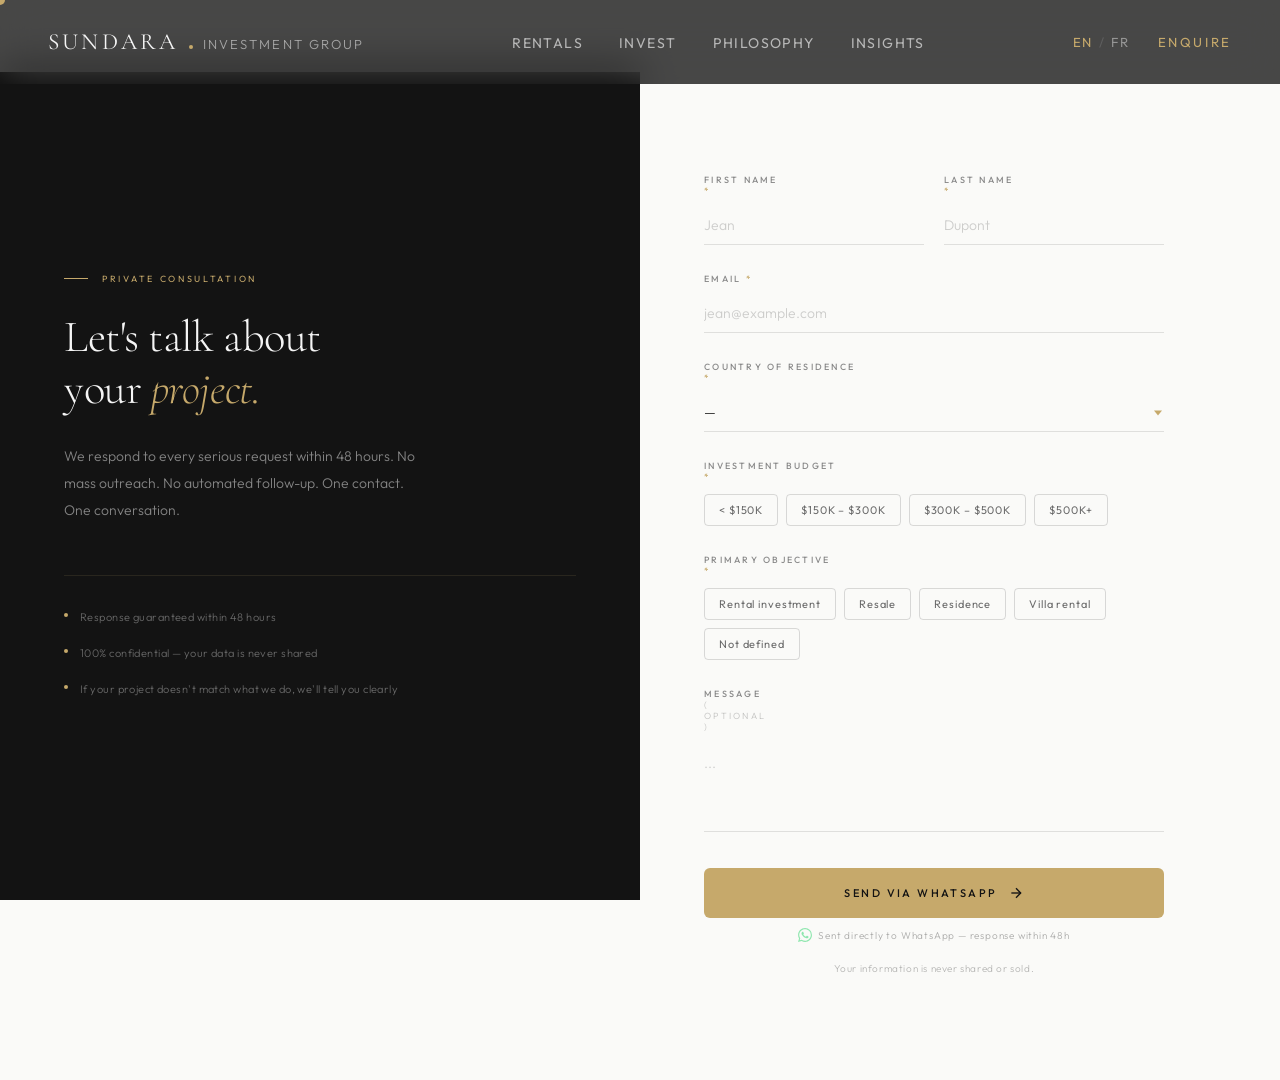
<file: contact.html>
<!DOCTYPE html>
<html lang="en">
<head>
  <meta charset="UTF-8">
  <meta name="viewport" content="width=device-width, initial-scale=1.0">
  <title>Contact — Sundara Investment Group</title>
  <link rel="preconnect" href="https://fonts.googleapis.com">
  <link href="https://fonts.googleapis.com/css2?family=Cormorant+Garamond:ital,wght@0,300;0,400;1,300;1,400&family=Outfit:wght@300;400;500&display=swap" rel="stylesheet">
  <link rel="stylesheet" href="css/styles.css">
  <link rel="icon" type="image/svg+xml" href="favicon.svg">
  <meta property="og:image" content="https://sundara-investment-group.vercel.app/images/hero-invest.jpg">
  <meta property="og:type" content="website">
  <script src="js/lang.js"></script>
  <style>
    *, *::before, *::after { box-sizing: border-box; margin: 0; padding: 0; }

    body {
      background: #FAFAF8;
      color: #1A1A1A;
      font-family: 'Outfit', sans-serif;
      font-weight: 300;
      min-height: 100vh;
      -webkit-font-smoothing: antialiased;
    }

    /* NAV */
    .c-nav {
      position: fixed;
      top: 0; left: 0; right: 0;
      z-index: 100;
      display: flex;
      align-items: center;
      justify-content: space-between;
      padding: 20px clamp(24px, 5vw, 64px);
      background: rgba(250,250,248,0.94);
      backdrop-filter: blur(20px);
      border-bottom: 1px solid rgba(198,169,107,0.15);
    }
    .c-nav-logo {
      font-family: 'Cormorant Garamond', serif;
      font-size: clamp(14px, 2vw, 18px);
      font-weight: 400;
      letter-spacing: 0.12em;
      text-transform: uppercase;
      color: #1A1A1A;
      text-decoration: none;
      white-space: nowrap;
    }
    .c-nav-logo span { color: #C6A96B; }
    .c-nav-back {
      font-family: 'Outfit', sans-serif;
      font-size: 10px;
      font-weight: 400;
      letter-spacing: 0.2em;
      text-transform: uppercase;
      color: #6B6B6B;
      text-decoration: none;
      display: flex;
      align-items: center;
      gap: 8px;
      transition: color 0.3s;
    }
    .c-nav-back:hover { color: #C6A96B; }

    /* LAYOUT */
    .c-page {
      min-height: 100vh;
      display: grid;
      grid-template-columns: 1fr 1fr;
      padding-top: 72px;
    }

    /* LEFT PANEL */
    .c-left {
      background: #131313;
      padding: clamp(56px, 8vw, 112px) clamp(36px, 5vw, 72px);
      display: flex;
      flex-direction: column;
      justify-content: center;
      position: sticky;
      top: 72px;
      height: calc(100vh - 72px);
      overflow: hidden;
    }
    .c-eyebrow {
      font-size: 9px;
      font-weight: 400;
      letter-spacing: 0.3em;
      text-transform: uppercase;
      color: #C6A96B;
      margin-bottom: 28px;
      display: flex;
      align-items: center;
      gap: 14px;
    }
    .c-eyebrow::before {
      content: '';
      width: 24px; height: 1px;
      background: #C6A96B;
      flex-shrink: 0;
    }
    .c-title {
      font-family: 'Cormorant Garamond', serif;
      font-size: clamp(32px, 3.5vw, 52px);
      font-weight: 300;
      line-height: 1.15;
      color: #F5F5F5;
      margin-bottom: 28px;
      letter-spacing: -0.01em;
    }
    .c-title em { font-style: italic; color: #C6A96B; }
    .c-desc {
      font-size: clamp(13px, 1.3vw, 14px);
      font-weight: 300;
      color: rgba(245,245,245,0.5);
      line-height: 1.9;
      margin-bottom: 52px;
      max-width: 360px;
    }
    .c-promises {
      display: flex;
      flex-direction: column;
      gap: 18px;
      border-top: 1px solid rgba(198,169,107,0.12);
      padding-top: 32px;
    }
    .c-promise {
      display: flex;
      align-items: flex-start;
      gap: 12px;
      font-size: 11px;
      font-weight: 300;
      color: rgba(245,245,245,0.38);
      letter-spacing: 0.04em;
      line-height: 1.65;
    }
    .c-promise-dot {
      width: 4px; height: 4px;
      background: #C6A96B;
      border-radius: 50%;
      flex-shrink: 0;
      margin-top: 5px;
    }

    /* RIGHT PANEL */
    .c-right {
      padding: clamp(56px, 8vw, 112px) clamp(36px, 5vw, 72px);
      display: flex;
      flex-direction: column;
      justify-content: center;
      overflow-y: auto;
    }

    /* FORM */
    .c-form { max-width: 460px; width: 100%; }

    .f-row {
      display: grid;
      grid-template-columns: 1fr 1fr;
      gap: 20px;
    }
    .f-group {
      display: flex;
      flex-direction: column;
      gap: 10px;
      margin-bottom: 28px;
    }
    .f-label {
      font-size: 9px;
      font-weight: 500;
      letter-spacing: 0.25em;
      text-transform: uppercase;
      color: #8A8A8A;
    }
    .f-label .req { color: #C6A96B; }

    .f-input, .f-select, .f-textarea {
      font-family: 'Outfit', sans-serif;
      font-size: 14px;
      font-weight: 300;
      color: #1A1A1A;
      background: transparent;
      border: none;
      border-bottom: 1px solid rgba(26,26,26,0.12);
      padding: 10px 0;
      width: 100%;
      outline: none;
      transition: border-color 0.35s;
      border-radius: 0;
      -webkit-appearance: none;
      appearance: none;
    }
    .f-input::placeholder,
    .f-textarea::placeholder { color: rgba(26,26,26,0.2); }
    .f-input:focus,
    .f-select:focus,
    .f-textarea:focus { border-bottom-color: #C6A96B; }
    .f-input.error { border-bottom-color: #e8b4a0; }

    .f-select-wrap { position: relative; }
    .f-select-wrap::after {
      content: '';
      position: absolute;
      right: 2px; top: 50%;
      transform: translateY(-50%);
      border-left: 4px solid transparent;
      border-right: 4px solid transparent;
      border-top: 5px solid #C6A96B;
      pointer-events: none;
    }
    .f-select { padding-right: 20px; cursor: pointer; }
    .f-select option { background: #FAFAF8; color: #1A1A1A; }

    /* Radio pills */
    .f-pills {
      display: flex;
      flex-wrap: wrap;
      gap: 8px;
      padding-top: 2px;
    }
    .f-pill-input { display: none; }
    .f-pill-label {
      display: inline-block;
      font-family: 'Outfit', sans-serif;
      font-size: 11px;
      font-weight: 400;
      letter-spacing: 0.08em;
      color: #6B6B6B;
      border: 1px solid rgba(26,26,26,0.15);
      padding: 8px 14px;
      border-radius: 4px;
      cursor: pointer;
      transition: all 0.25s;
      user-select: none;
      white-space: nowrap;
    }
    .f-pill-input:checked + .f-pill-label {
      background: #C6A96B;
      color: #131313;
      border-color: #C6A96B;
      font-weight: 500;
    }
    .f-pill-label:hover { border-color: rgba(198,169,107,0.6); color: #C6A96B; }

    .f-textarea { resize: none; height: 90px; line-height: 1.7; }

    /* Submit */
    .f-submit { margin-top: 36px; }
    .f-btn {
      width: 100%;
      padding: 17px 32px;
      background: #C6A96B;
      color: #131313;
      border: none;
      font-family: 'Outfit', sans-serif;
      font-size: 11px;
      font-weight: 500;
      letter-spacing: 0.22em;
      text-transform: uppercase;
      cursor: pointer;
      border-radius: 6px;
      transition: all 0.35s cubic-bezier(0.25,0.1,0.25,1);
      display: flex;
      align-items: center;
      justify-content: center;
      gap: 10px;
    }
    .f-btn:hover {
      background: #d4b87a;
      transform: translateY(-2px);
      box-shadow: 0 8px 28px rgba(198,169,107,0.28);
    }
    .f-btn:active { transform: translateY(0); }
    .f-btn svg { transition: transform 0.3s; }
    .f-btn:hover svg { transform: translateX(4px); }

    .f-note {
      margin-top: 14px;
      font-size: 10px;
      color: rgba(26,26,26,0.3);
      letter-spacing: 0.06em;
      line-height: 1.7;
      text-align: center;
    }

    /* Whatsapp badge */
    .wa-badge {
      display: inline-flex;
      align-items: center;
      gap: 6px;
      font-size: 10px;
      color: rgba(26,26,26,0.35);
      letter-spacing: 0.08em;
      margin-top: 10px;
      justify-content: center;
      width: 100%;
    }
    .wa-badge svg { opacity: 0.5; }

    /* Success state */
    .c-success {
      display: none;
      text-align: center;
      padding: 48px 24px;
      max-width: 400px;
    }
    .c-success.show { display: block; }
    .s-icon {
      width: 56px; height: 56px;
      border: 1px solid rgba(198,169,107,0.4);
      border-radius: 50%;
      display: flex;
      align-items: center;
      justify-content: center;
      margin: 0 auto 28px;
    }
    .s-title {
      font-family: 'Cormorant Garamond', serif;
      font-size: 32px;
      font-weight: 300;
      color: #1A1A1A;
      margin-bottom: 16px;
      line-height: 1.2;
    }
    .s-sub {
      font-size: 13px;
      font-weight: 300;
      color: #6B6B6B;
      line-height: 1.85;
      margin-bottom: 32px;
    }
    .s-back {
      font-size: 10px;
      font-weight: 400;
      letter-spacing: 0.18em;
      text-transform: uppercase;
      color: #C6A96B;
      text-decoration: none;
      border-bottom: 1px solid rgba(198,169,107,0.3);
      padding-bottom: 2px;
    }

    /* Type banner (pre-fill context) */
    .type-banner {
      display: none;
      background: rgba(198,169,107,0.08);
      border-left: 2px solid #C6A96B;
      padding: 10px 16px;
      margin-bottom: 28px;
      font-size: 11px;
      color: #6B6B6B;
      letter-spacing: 0.06em;
      border-radius: 0 4px 4px 0;
    }
    .type-banner.show { display: block; }

    /* MOBILE */
    @media (max-width: 768px) {
      .c-page { grid-template-columns: 1fr; }
      .c-left {
        position: relative;
        top: 0; height: auto;
        padding: 52px 24px 44px;
      }
      .c-right { padding: 44px 24px 60px; }
      .c-form { max-width: 100%; }
      .f-row { grid-template-columns: 1fr; }
      .c-title { font-size: 34px; }
      .f-btn { font-size: 10px; }
    }
  </style>
</head>

<body>

<div id="cursor"></div>

<div id="mobile-menu" style="
  display: none;
  position: fixed;
  inset: 0;
  width: 100%;
  height: 100%;
  background: #0d0d0d;
  z-index: 999;
  flex-direction: column;
  justify-content: center;
  align-items: flex-start;
  padding: 40px 32px 48px;
  overflow-y: auto;
">

  <!-- CLOSE BUTTON — top right, always visible -->
  <button onclick="closeMobileMenu()" style="position:fixed;top:18px;right:18px;width:38px;height:38px;border-radius:50%;background:rgba(198,169,107,0.15);border:1px solid rgba(198,169,107,0.4);color:#C6A96B;font-size:20px;cursor:pointer;z-index:1001;display:flex;align-items:center;justify-content:center;">×</button>

  <!-- NAV LINKS -->
  <nav style="
    display: flex;
    flex-direction: column;
    width: 100%;
    margin-top: 40px;
    margin-bottom: 40px;
    gap: 0;
  ">
    <a href="rentals.html" onclick="closeMobileMenu()" style="font-family:'Cormorant Garamond',serif;font-size:28px;font-weight:300;color:#F5F5F5;text-decoration:none;padding:16px 0;border-bottom:1px solid rgba(255,255,255,0.07);display:block;">
      <span class="lang-en-inline">Rentals</span>
      <span class="lang-fr-inline">Locations</span>
    </a>
    <a href="invest.html" onclick="closeMobileMenu()" style="font-family:'Cormorant Garamond',serif;font-size:28px;font-weight:300;color:#F5F5F5;text-decoration:none;padding:16px 0;border-bottom:1px solid rgba(255,255,255,0.07);display:block;">
      <span class="lang-en-inline">Invest</span>
      <span class="lang-fr-inline">Investir</span>
    </a>
    <a href="simulator.html" onclick="closeMobileMenu()" style="font-family:'Cormorant Garamond',serif;font-size:28px;font-weight:300;color:#F5F5F5;text-decoration:none;padding:16px 0;border-bottom:1px solid rgba(255,255,255,0.07);display:block;">
      <span class="lang-en-inline">Simulator</span>
      <span class="lang-fr-inline">Simulateur</span>
    </a>
    <a href="index.html#positioning" onclick="closeMobileMenu()" style="font-family:'Cormorant Garamond',serif;font-size:28px;font-weight:300;color:#F5F5F5;text-decoration:none;padding:16px 0;border-bottom:1px solid rgba(255,255,255,0.07);display:block;">
      <span class="lang-en-inline">Philosophy</span>
      <span class="lang-fr-inline">Philosophie</span>
    </a>
    <a href="blog.html" onclick="closeMobileMenu()" style="font-family:'Cormorant Garamond',serif;font-size:28px;font-weight:300;color:#F5F5F5;text-decoration:none;padding:16px 0;border-bottom:1px solid rgba(255,255,255,0.07);display:block;">
      <span class="lang-en-inline">Insights</span>
      <span class="lang-fr-inline">Insights</span>
    </a>
  </nav>

  <!-- LANG TOGGLE -->
  <div style="
    display: flex;
    align-items: center;
    gap: 16px;
    margin-bottom: 28px;
  ">
    <button onclick="setLang('en'); closeMobileMenu();" style="
      background: none;
      border: none;
      font-family: 'Outfit', sans-serif;
      font-size: 11px;
      font-weight: 500;
      letter-spacing: 0.2em;
      text-transform: uppercase;
      color: #C6A96B;
      cursor: pointer;
      padding: 4px 0;
    ">EN</button>
    <span style="color:rgba(255,255,255,0.15);font-size:11px">/</span>
    <button onclick="setLang('fr'); closeMobileMenu();" style="
      background: none;
      border: none;
      font-family: 'Outfit', sans-serif;
      font-size: 11px;
      font-weight: 500;
      letter-spacing: 0.2em;
      text-transform: uppercase;
      color: rgba(255,255,255,0.35);
      cursor: pointer;
      padding: 4px 0;
    ">FR</button>
  </div>

  <!-- ENQUIRE CTA -->
  <a href="contact.html" onclick="closeMobileMenu()" style="
    display: inline-block;
    font-family: 'Outfit', sans-serif;
    font-size: 10px;
    font-weight: 500;
    letter-spacing: 0.22em;
    text-transform: uppercase;
    color: #131313;
    background: #C6A96B;
    padding: 15px 32px;
    text-decoration: none;
    border-radius: 6px;
    transition: background 0.3s;
  "><span class="lang-en-inline">Enquire →</span><span class="lang-fr-inline">Contact →</span></a>

</div>

<!-- NAV -->
<header id="nav" role="banner">
  <div class="container">
    <div class="nav-inner">
      <!-- Logo -->
      <a href="index.html" class="nav-logo" aria-label="Sundara Investment Group">
        <span class="nav-logo-name">SUNDARA</span>
        <span class="nav-logo-dot" aria-hidden="true"></span>
        <span class="nav-logo-sub">Investment Group</span>
      </a>

      <!-- Center links -->
      <ul class="nav-links" role="list">
        <li><a href="rentals.html"><span class="lang-en-inline">Rentals</span><span class="lang-fr-inline">Locations</span></a></li>
        <li><a href="invest.html"><span class="lang-en-inline">Invest</span><span class="lang-fr-inline">Investir</span></a></li>
        <li><a href="index.html#positioning"><span class="lang-en-inline">Philosophy</span><span class="lang-fr-inline">Philosophie</span></a></li>
        <li><a href="blog.html"><span class="lang-en-inline">Insights</span><span class="lang-fr-inline">Insights</span></a></li>
      </ul>

      <!-- Right side -->
      <div class="nav-right">
        <button class="nav-lang" id="langToggle" onclick="toggleLang()" aria-label="Toggle language">
          <span class="active-lang" id="langEN">EN</span>
          <span style="opacity:0.3">/</span>
          <span id="langFR">FR</span>
        </button>
        <a href="contact.html" class="nav-cta">
          <span class="lang-en-inline">Enquire</span>
          <span class="lang-fr-inline">Contact</span>
        </a>
        <button class="nav-hamburger" id="hamburger" onclick="openMobileMenu()" aria-label="Open menu" aria-expanded="false">
          <span></span><span></span><span></span>
        </button>
      </div>
    </div>
  </div>
</header>

<!-- PAGE -->
<main class="c-page">

  <!-- LEFT -->
  <div class="c-left">
    <p class="c-eyebrow">
      <span class="lang-en">Private Consultation</span>
      <span class="lang-fr">Consultation Privée</span>
    </p>
    <h1 class="c-title">
      <span class="lang-en">Let's talk about<br>your <em>project.</em></span>
      <span class="lang-fr">Parlons de<br>votre <em>projet.</em></span>
    </h1>
    <p class="c-desc">
      <span class="lang-en">We respond to every serious request within 48 hours. No mass outreach. No automated follow-up. One contact. One conversation.</span>
      <span class="lang-fr">Nous répondons à chaque demande sérieuse dans les 48 heures. Pas de relance automatique. Un interlocuteur. Une conversation.</span>
    </p>
    <div class="c-promises">
      <div class="c-promise">
        <div class="c-promise-dot"></div>
        <span class="lang-en">Response guaranteed within 48 hours</span>
        <span class="lang-fr">Réponse garantie sous 48 heures</span>
      </div>
      <div class="c-promise">
        <div class="c-promise-dot"></div>
        <span class="lang-en">100% confidential — your data is never shared</span>
        <span class="lang-fr">100% confidentiel — vos données ne sont jamais partagées</span>
      </div>
      <div class="c-promise">
        <div class="c-promise-dot"></div>
        <span class="lang-en">If your project doesn't match what we do, we'll tell you clearly</span>
        <span class="lang-fr">Si votre projet ne correspond pas, nous vous le disons clairement</span>
      </div>
    </div>
  </div>

  <!-- RIGHT -->
  <div class="c-right">

    <!-- Context banner (shown when coming from specific CTA) -->
    <div class="type-banner" id="typeBanner"></div>

    <!-- FORM -->
    <form class="c-form" id="contactForm" novalidate>

      <!-- First + Last name -->
      <div class="f-row">
        <div class="f-group">
          <label class="f-label">
            <span class="lang-en">First name</span>
            <span class="lang-fr">Prénom</span>
            <span class="req"> *</span>
          </label>
          <input class="f-input" type="text"
            name="firstname" placeholder="Jean" required>
        </div>
        <div class="f-group">
          <label class="f-label">
            <span class="lang-en">Last name</span>
            <span class="lang-fr">Nom</span>
            <span class="req"> *</span>
          </label>
          <input class="f-input" type="text"
            name="lastname" placeholder="Dupont" required>
        </div>
      </div>

      <!-- Email -->
      <div class="f-group">
        <label class="f-label">
          Email <span class="req">*</span>
        </label>
        <input class="f-input" type="email"
          name="email" placeholder="jean@example.com" required>
      </div>

      <!-- Country -->
      <div class="f-group">
        <label class="f-label">
          <span class="lang-en">Country of residence</span>
          <span class="lang-fr">Pays de résidence</span>
          <span class="req"> *</span>
        </label>
        <div class="f-select-wrap">
          <select class="f-select" name="country" required>
            <option value="" disabled selected>—</option>
            <option>France</option>
            <option>Belgique / Belgium</option>
            <option>Suisse / Switzerland</option>
            <option>Luxembourg</option>
            <option>Canada</option>
            <option>United Kingdom</option>
            <option>United States</option>
            <option>Australia</option>
            <option>Singapore</option>
            <option>UAE / Émirats Arabes Unis</option>
            <option>Indonesia / Indonésie</option>
            <option>Autre / Other</option>
          </select>
        </div>
      </div>

      <!-- Budget -->
      <div class="f-group">
        <label class="f-label">
          <span class="lang-en">Investment budget</span>
          <span class="lang-fr">Budget d'investissement</span>
          <span class="req"> *</span>
        </label>
        <div class="f-pills">
          <input class="f-pill-input" type="radio"
            name="budget" id="b1" value="< $150K">
          <label class="f-pill-label" for="b1">&lt; $150K</label>

          <input class="f-pill-input" type="radio"
            name="budget" id="b2" value="$150K – $300K">
          <label class="f-pill-label" for="b2">$150K – $300K</label>

          <input class="f-pill-input" type="radio"
            name="budget" id="b3" value="$300K – $500K">
          <label class="f-pill-label" for="b3">$300K – $500K</label>

          <input class="f-pill-input" type="radio"
            name="budget" id="b4" value="$500K+">
          <label class="f-pill-label" for="b4">$500K+</label>
        </div>
      </div>

      <!-- Objective -->
      <div class="f-group">
        <label class="f-label">
          <span class="lang-en">Primary objective</span>
          <span class="lang-fr">Objectif principal</span>
          <span class="req"> *</span>
        </label>
        <div class="f-pills">
          <input class="f-pill-input" type="radio"
            name="objective" id="o1" value="Rental investment">
          <label class="f-pill-label" for="o1">
            <span class="lang-en">Rental investment</span>
            <span class="lang-fr">Investissement locatif</span>
          </label>

          <input class="f-pill-input" type="radio"
            name="objective" id="o2" value="Resale">
          <label class="f-pill-label" for="o2">
            <span class="lang-en">Resale</span>
            <span class="lang-fr">Revente</span>
          </label>

          <input class="f-pill-input" type="radio"
            name="objective" id="o3" value="Personal residence">
          <label class="f-pill-label" for="o3">
            <span class="lang-en">Residence</span>
            <span class="lang-fr">Résidence</span>
          </label>

          <input class="f-pill-input" type="radio"
            name="objective" id="o4" value="Villa rental search">
          <label class="f-pill-label" for="o4">
            <span class="lang-en">Villa rental</span>
            <span class="lang-fr">Location villa</span>
          </label>

          <input class="f-pill-input" type="radio"
            name="objective" id="o5" value="Not yet defined">
          <label class="f-pill-label" for="o5">
            <span class="lang-en">Not defined</span>
            <span class="lang-fr">Non défini</span>
          </label>
        </div>
      </div>

      <!-- Message -->
      <div class="f-group">
        <label class="f-label">
          <span class="lang-en">Message</span>
          <span class="lang-fr">Message</span>
          <span style="color:rgba(26,26,26,0.25);font-weight:300">
            (<span class="lang-en">optional</span>
            <span class="lang-fr">optionnel</span>)
          </span>
        </label>
        <textarea class="f-textarea" name="message"
          placeholder="..."></textarea>
      </div>

      <!-- SUBMIT -->
      <div class="f-submit">
        <button type="submit" class="f-btn">
          <span class="lang-en">Send via WhatsApp</span>
          <span class="lang-fr">Envoyer via WhatsApp</span>
          <svg width="16" height="16" viewBox="0 0 24 24"
            fill="none" stroke="currentColor" stroke-width="2">
            <line x1="5" y1="12" x2="19" y2="12"/>
            <polyline points="12 5 19 12 12 19"/>
          </svg>
        </button>
        <div class="wa-badge">
          <svg width="14" height="14" viewBox="0 0 24 24" fill="#25D366">
            <path d="M17.472 14.382c-.297-.149-1.758-.867-2.03-.967-.273-.099-.471-.148-.67.15-.197.297-.767.966-.94 1.164-.173.199-.347.223-.644.075-.297-.15-1.255-.463-2.39-1.475-.883-.788-1.48-1.761-1.653-2.059-.173-.297-.018-.458.13-.606.134-.133.298-.347.446-.52.149-.174.198-.298.298-.497.099-.198.05-.371-.025-.52-.075-.149-.669-1.612-.916-2.207-.242-.579-.487-.5-.669-.51-.173-.008-.371-.01-.57-.01-.198 0-.52.074-.792.372-.272.297-1.04 1.016-1.04 2.479 0 1.462 1.065 2.875 1.213 3.074.149.198 2.096 3.2 5.077 4.487.709.306 1.262.489 1.694.625.712.227 1.36.195 1.871.118.571-.085 1.758-.719 2.006-1.413.248-.694.248-1.289.173-1.413-.074-.124-.272-.198-.57-.347m-5.421 7.403h-.004a9.87 9.87 0 01-5.031-1.378l-.361-.214-3.741.982.998-3.648-.235-.374a9.86 9.86 0 01-1.51-5.26c.001-5.45 4.436-9.884 9.888-9.884 2.64 0 5.122 1.03 6.988 2.898a9.825 9.825 0 012.893 6.994c-.003 5.45-4.437 9.884-9.885 9.884m8.413-18.297A11.815 11.815 0 0012.05 0C5.495 0 .16 5.335.157 11.892c0 2.096.547 4.142 1.588 5.945L.057 24l6.305-1.654a11.882 11.882 0 005.683 1.448h.005c6.554 0 11.89-5.335 11.893-11.893a11.821 11.821 0 00-3.48-8.413Z"/>
          </svg>
          <span class="lang-en">Sent directly to WhatsApp — response within 48h</span>
          <span class="lang-fr">Envoyé directement sur WhatsApp — réponse sous 48h</span>
        </div>
        <p class="f-note">
          <span class="lang-en">Your information is never shared or sold.</span>
          <span class="lang-fr">Vos informations ne sont jamais partagées ni vendues.</span>
        </p>
      </div>

    </form>

    <!-- SUCCESS -->
    <div class="c-success" id="formSuccess">
      <div class="s-icon">
        <svg width="22" height="22" viewBox="0 0 24 24"
          fill="none" stroke="#C6A96B" stroke-width="1.5">
          <polyline points="20 6 9 17 4 12"/>
        </svg>
      </div>
      <h2 class="s-title">
        <span class="lang-en">Application sent.</span>
        <span class="lang-fr">Candidature envoyée.</span>
      </h2>
      <p class="s-sub">
        <span class="lang-en">WhatsApp is opening with your message.<br>We'll reply within 48 hours.</span>
        <span class="lang-fr">WhatsApp s'ouvre avec votre message.<br>Nous répondrons sous 48 heures.</span>
      </p>
      <a href="index.html" class="s-back">
        <span class="lang-en">← Return to site</span>
        <span class="lang-fr">← Retour au site</span>
      </a>
    </div>

  </div>
</main>

<script>
// ── URL PARAMS: context banner ────────────────────────────
const params = new URLSearchParams(window.location.search);
const type = params.get('type');
const banner = document.getElementById('typeBanner');

const bannerMessages = {
  rental: {
    en: 'You are enquiring about a rental villa — please indicate your preferred dates or duration in the message.',
    fr: 'Vous nous contactez pour une location — précisez vos dates ou durée souhaitée dans le message.'
  },
  investment: {
    en: 'You are requesting details on an investment property — we will send you the complete audit file.',
    fr: 'Vous demandez les détails d\'un bien d\'investissement — nous vous enverrons le dossier complet.'
  },
  private: {
    en: 'You are requesting private access — reserved for qualified investors only.',
    fr: 'Vous demandez un accès privé — réservé aux investisseurs qualifiés uniquement.'
  }
};

const currentLang = localStorage.getItem('sundara-lang') || 'en';
if (type && bannerMessages[type] && banner) {
  const msg = bannerMessages[type][currentLang]
           || bannerMessages[type].en;
  banner.textContent = msg;
  banner.classList.add('show');

  // Pre-select objective
  if (type === 'rental') {
    const o4 = document.getElementById('o4');
    if (o4) o4.checked = true;
  }
  if (type === 'investment' || type === 'private') {
    const o1 = document.getElementById('o1');
    if (o1) o1.checked = true;
  }
}

// ── FORM SUBMIT → WHATSAPP ────────────────────────────────
document.getElementById('contactForm')
  .addEventListener('submit', function(e) {
    e.preventDefault();

    const firstname = this.firstname.value.trim();
    const lastname  = this.lastname.value.trim();
    const email     = this.email.value.trim();
    const country   = this.country.value;
    const budget    = (this.querySelector(
      'input[name="budget"]:checked') || {}).value;
    const objective = (this.querySelector(
      'input[name="objective"]:checked') || {}).value;
    const message   = this.message.value.trim();

    // Validation
    let hasError = false;
    [this.firstname, this.lastname, this.email].forEach(f => {
      if (!f.value.trim()) {
        f.style.borderBottomColor = '#C6A96B';
        hasError = true;
      } else {
        f.style.borderBottomColor = '';
      }
    });
    if (!country || country === '') hasError = true;
    if (!budget)    hasError = true;
    if (!objective) hasError = true;

    if (hasError) {
      const btn = this.querySelector('.f-btn');
      if (btn) {
        btn.style.transform = 'translateX(-6px)';
        setTimeout(() => btn.style.transform = '', 300);
      }
      return;
    }

    // Build clean WhatsApp message — NO emojis, NO source line
    const waNumber = '6281215597625';
    const lines = [
      '*SUNDARA INVESTMENT GROUP*',
      '----------------------------',
      '*Nom:* ' + firstname + ' ' + lastname,
      '*Email:* ' + email,
      '*Pays:* ' + country,
      '*Budget:* ' + budget,
      '*Objectif:* ' + objective,
    ];
    if (message) lines.push('*Message:* ' + message);

    const waText = lines.join('\n');
    const waUrl = 'https://wa.me/' + waNumber
                + '?text=' + encodeURIComponent(waText);

    // Show success
    document.getElementById('contactForm').style.display = 'none';
    document.getElementById('formSuccess').classList.add('show');

    // Open WhatsApp
    setTimeout(() => window.open(waUrl, '_blank'), 500);
  });

// Clear error state on input
document.querySelectorAll('.f-input').forEach(input => {
  input.addEventListener('input', function() {
    this.style.borderBottomColor = '';
  });
});
</script>

<script>
(function() {
  var cursor = document.getElementById('cursor');
  if (cursor && window.matchMedia('(hover: hover) and (pointer: fine)').matches) {
    document.addEventListener('mousemove', function(e) {
      cursor.style.left = e.clientX + 'px';
      cursor.style.top = e.clientY + 'px';
    });
    document.querySelectorAll('a, button, [role="button"]').forEach(function(el) {
      el.addEventListener('mouseenter', function() { cursor.classList.add('expand'); });
      el.addEventListener('mouseleave', function() { cursor.classList.remove('expand'); });
    });
  } else if (cursor) {
    cursor.style.display = 'none';
  }
})();
</script>
</body>
</html>
</file>
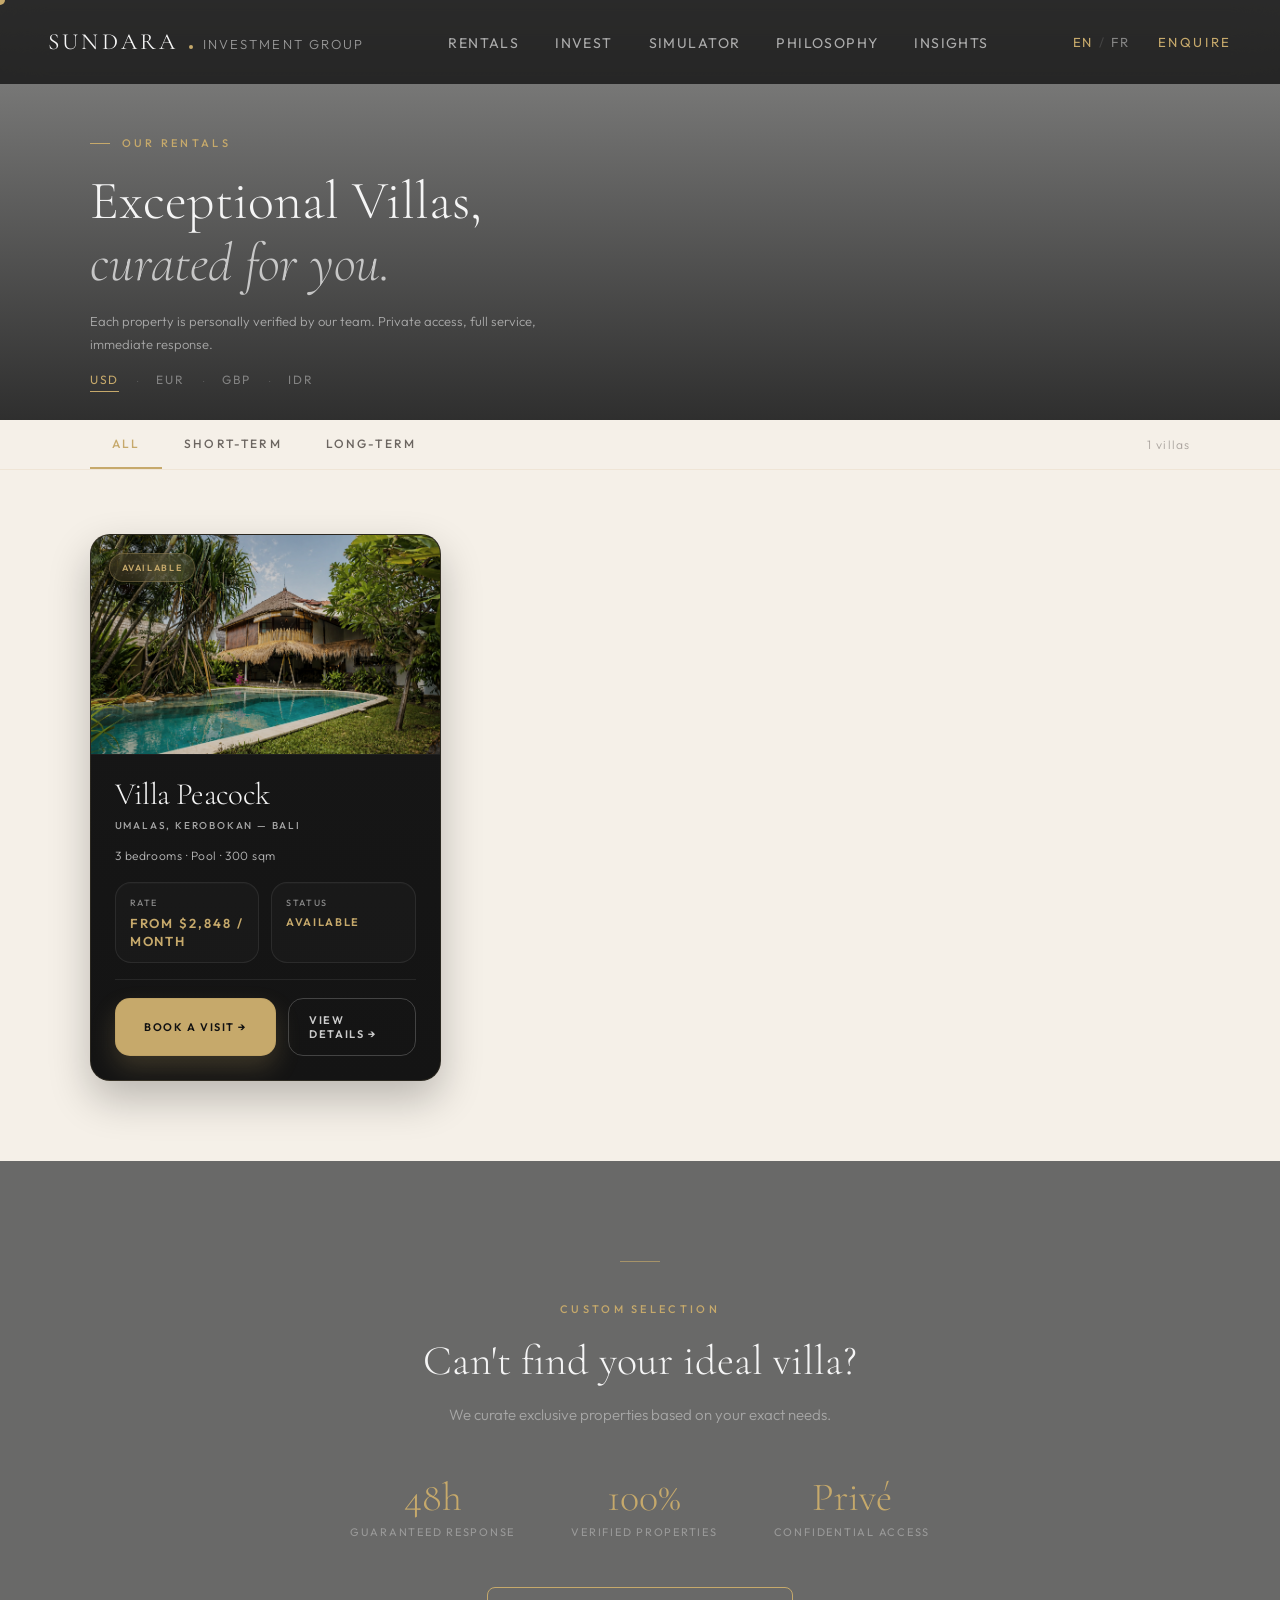
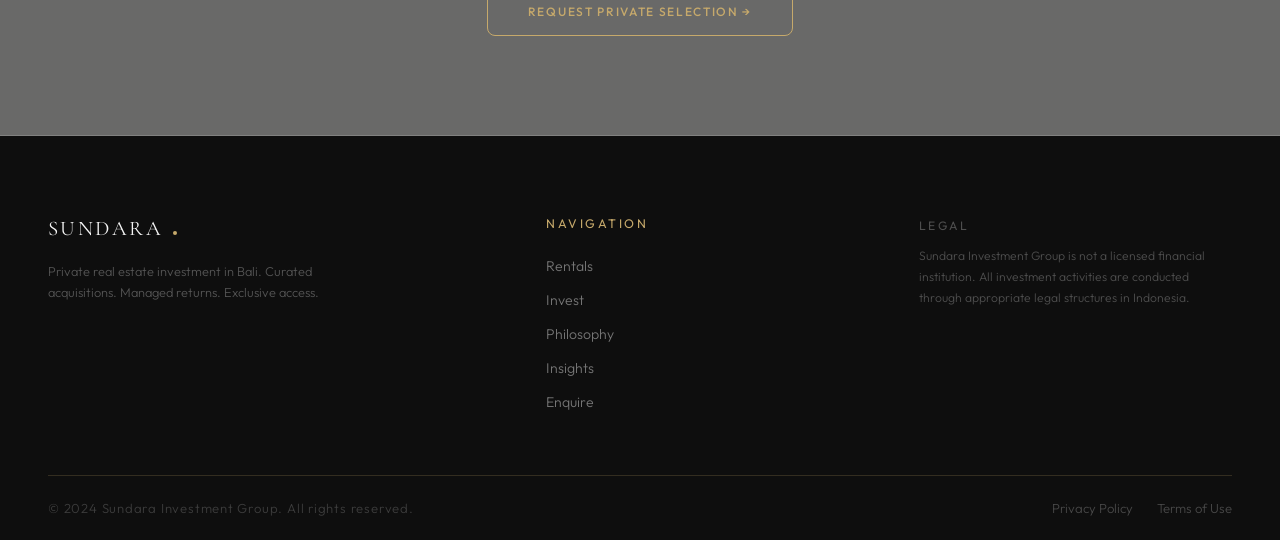
<file: rentals.html>
<!DOCTYPE html>
<html lang="en">
<head>
  <meta charset="UTF-8">
  <meta name="viewport" content="width=device-width, initial-scale=1.0">
  <title>Rentals — Sundara Investment Group</title>
  <link rel="preconnect" href="https://fonts.googleapis.com">
  <link rel="preconnect" href="https://fonts.gstatic.com" crossorigin>
  <link href="https://fonts.googleapis.com/css2?family=Cormorant+Garamond:ital,wght@0,300;0,400;1,300;1,400&family=Outfit:wght@300;400;500&display=swap" rel="stylesheet">
  <link rel="stylesheet" href="css/styles.css">
  <script src="js/villas.js"></script>
  <style>
    .villa-card {
      background:
        radial-gradient(circle at top left, rgba(198,169,107,0.08), transparent 34%),
        linear-gradient(180deg, #171717 0%, #141414 100%);
      border: 1px solid rgba(198,169,107,0.12);
      border-radius: 20px;
      box-shadow:
        inset 0 1px 0 rgba(255,255,255,0.03),
        0 18px 42px rgba(0,0,0,0.24);
      transition:
        transform 0.35s cubic-bezier(0.22,1,0.36,1),
        border-color 0.35s ease,
        box-shadow 0.35s ease;
      overflow: hidden;
    }
    .villa-card:hover {
      transform: translateY(-6px);
      border-color: rgba(198,169,107,0.22);
      box-shadow:
        inset 0 1px 0 rgba(255,255,255,0.04),
        0 24px 52px rgba(0,0,0,0.3);
    }
    .villa-card .rv-card-img {
      aspect-ratio: 16 / 10;
      border-bottom: 1px solid rgba(255,255,255,0.04);
    }
    .villa-card .rv-card-img img {
      filter: saturate(0.82) contrast(1.02) brightness(0.84);
    }
    .villa-card .rv-card-badge {
      top: 18px;
      left: 18px;
      padding: 8px 12px;
      border-radius: 999px;
      font-size: 9px;
      font-weight: 600;
      letter-spacing: 0.18em;
      backdrop-filter: blur(10px);
      -webkit-backdrop-filter: blur(10px);
    }
    .villa-card .rv-badge-green,
    .villa-card .rv-badge-orange {
      background: rgba(198,169,107,0.14);
      color: #c6a96b;
      border: 1px solid rgba(198,169,107,0.28);
    }
    .villa-card .rv-card-overlay {
      background: linear-gradient(to top, rgba(12,12,12,0.82) 0%, rgba(12,12,12,0.18) 55%, transparent 100%);
      padding: 20px;
    }
    .villa-card .rv-card-overlay-text {
      color: rgba(255,255,255,0.82);
      font-size: 10px;
      letter-spacing: 0.18em;
    }
    .villa-card .rv-card-body {
      padding: 24px;
      display: grid;
      gap: 12px;
    }
    .villa-card .rv-card-header {
      display: grid;
      gap: 8px;
    }
    .villa-card .rv-card-name {
      margin: 0;
      font-size: 31px;
      line-height: 1.02;
      color: #f2f2f2;
      letter-spacing: -0.02em;
    }
    .villa-card .rv-card-location {
      margin: 0;
      color: rgba(255,255,255,0.62);
      font-size: 10px;
      font-weight: 500;
      letter-spacing: 0.18em;
    }
    .villa-card .rv-card-specs {
      margin: 2px 0 0;
      color: rgba(255,255,255,0.7);
      font-size: 12px;
      line-height: 1.7;
    }
    .villa-card .rv-card-metrics {
      display: grid;
      grid-template-columns: repeat(2, minmax(0, 1fr));
      gap: 12px;
      margin-top: 4px;
    }
    .villa-card .rv-metric {
      padding: 14px 14px 12px;
      border-radius: 16px;
      border: 1px solid rgba(255,255,255,0.08);
      background: rgba(255,255,255,0.02);
      box-shadow: inset 0 1px 0 rgba(255,255,255,0.02);
    }
    .villa-card .rv-metric-label,
    .villa-card .rv-card-price-label {
      margin: 0 0 7px;
      color: rgba(255,255,255,0.48);
      font-family: 'Outfit', sans-serif;
      font-size: 9px;
      font-weight: 500;
      letter-spacing: 0.18em;
      text-transform: uppercase;
    }
    .villa-card .rv-card-price,
    .villa-card .rv-card-badge-copy {
      margin: 0;
      color: #c6a96b;
      font-family: 'Outfit', sans-serif;
      font-weight: 600;
      letter-spacing: 0.15em;
      text-transform: uppercase;
      line-height: 1.35;
    }
    .villa-card .rv-card-price {
      font-size: 13px;
    }
    .villa-card .rv-card-badge-copy {
      font-size: 11px;
    }
    .villa-card .rv-card-actions {
      display: grid;
      grid-template-columns: minmax(0, 1.12fr) minmax(0, 0.88fr);
      gap: 12px;
      margin-top: 4px;
      padding-top: 18px;
      border-top: 1px solid rgba(255,255,255,0.08);
    }
    .villa-card .rv-card-btn,
    .villa-card .rv-card-btn-secondary {
      min-height: 52px;
      border-radius: 15px;
      font-family: 'Outfit', sans-serif;
      font-size: 11px;
      font-weight: 600;
      letter-spacing: 0.14em;
      text-transform: uppercase;
      text-decoration: none;
      transition:
        transform 0.3s ease,
        box-shadow 0.3s ease,
        background-color 0.3s ease,
        border-color 0.3s ease,
        color 0.3s ease;
    }
    .villa-card .rv-card-btn {
      display: inline-flex;
      align-items: center;
      justify-content: center;
      width: 100%;
      padding: 16px 26px;
      background: #c6a96b;
      color: #111111;
      border: 1px solid rgba(171,144,86,0.26);
      box-shadow: 0 12px 24px rgba(198,169,107,0.22);
    }
    .villa-card .rv-card-btn:hover {
      background: #b99c5f;
      transform: translateY(-2px);
      box-shadow: 0 16px 28px rgba(198,169,107,0.28);
      border-color: rgba(171,144,86,0.34);
    }
    .villa-card .rv-card-btn-secondary {
      display: inline-flex;
      align-items: center;
      justify-content: center;
      width: 100%;
      padding: 14px 20px;
      background: transparent;
      color: rgba(255,255,255,0.78);
      border: 1px solid rgba(255,255,255,0.2);
    }
    .villa-card .rv-card-btn-secondary:hover {
      background: rgba(255,255,255,0.03);
      color: #f2f2f2;
      border-color: rgba(255,255,255,0.28);
      transform: translateY(-2px);
    }
    @media (max-width: 960px) {
      .villa-card .rv-card-body {
        padding: 22px 20px 20px;
      }
      .villa-card .rv-card-metrics,
      .villa-card .rv-card-actions {
        grid-template-columns: 1fr;
      }
      .villa-card .rv-card-btn,
      .villa-card .rv-card-btn-secondary {
        width: 100%;
      }
    }
    /* ── Villa gallery carousel ── */
    .villa-gallery { margin-top: 16px; }
    .villa-gallery-scroll {
      display: flex;
      gap: 8px;
      overflow-x: auto;
      scroll-snap-type: x mandatory;
      -webkit-overflow-scrolling: touch;
      scrollbar-width: none;
      padding-bottom: 2px;
    }
    .villa-gallery-scroll::-webkit-scrollbar { display: none; }
    .villa-gallery-scroll img {
      flex: 0 0 auto;
      width: 150px;
      height: 100px;
      object-fit: cover;
      border-radius: 10px;
      scroll-snap-align: start;
      filter: saturate(0.82) contrast(1.02) brightness(0.84);
      cursor: default;
    }
    @media (min-width: 640px) {
      .villa-gallery-scroll {
        display: grid;
        grid-template-columns: repeat(5, 1fr);
        overflow-x: visible;
        scroll-snap-type: none;
      }
      .villa-gallery-scroll img {
        width: 100%;
        height: 85px;
      }
    }
  </style>
</head>
<body>

<div id="cursor"></div>

<div id="mobile-menu" style="
  display: none;
  position: fixed;
  inset: 0;
  width: 100%;
  height: 100%;
  background: #0d0d0d;
  z-index: 999;
  flex-direction: column;
  justify-content: center;
  align-items: flex-start;
  padding: 40px 32px 48px;
  overflow-y: auto;
">

  <!-- CLOSE BUTTON — top right, always visible -->
  <button onclick="closeMobileMenu()" style="position:fixed;top:18px;right:18px;width:38px;height:38px;border-radius:50%;background:rgba(198,169,107,0.15);border:1px solid rgba(198,169,107,0.4);color:#C6A96B;font-size:20px;cursor:pointer;z-index:1001;display:flex;align-items:center;justify-content:center;">×</button>

  <!-- NAV LINKS -->
  <nav style="
    display: flex;
    flex-direction: column;
    width: 100%;
    margin-top: 40px;
    margin-bottom: 40px;
    gap: 0;
  ">
    <a href="rentals.html" onclick="closeMobileMenu()" style="font-family:'Cormorant Garamond',serif;font-size:28px;font-weight:300;color:#F5F5F5;text-decoration:none;padding:16px 0;border-bottom:1px solid rgba(255,255,255,0.07);display:block;">
      <span class="lang-en-inline">Rentals</span>
      <span class="lang-fr-inline">Locations</span>
    </a>
    <a href="invest.html" onclick="closeMobileMenu()" style="font-family:'Cormorant Garamond',serif;font-size:28px;font-weight:300;color:#F5F5F5;text-decoration:none;padding:16px 0;border-bottom:1px solid rgba(255,255,255,0.07);display:block;">
      <span class="lang-en-inline">Invest</span>
      <span class="lang-fr-inline">Investir</span>
    </a>
    <a href="simulator.html" onclick="closeMobileMenu()" style="font-family:'Cormorant Garamond',serif;font-size:28px;font-weight:300;color:#F5F5F5;text-decoration:none;padding:16px 0;border-bottom:1px solid rgba(255,255,255,0.07);display:block;">
      <span class="lang-en-inline">Simulator</span>
      <span class="lang-fr-inline">Simulateur</span>
    </a>
    <a href="index.html#positioning" onclick="closeMobileMenu()" style="font-family:'Cormorant Garamond',serif;font-size:28px;font-weight:300;color:#F5F5F5;text-decoration:none;padding:16px 0;border-bottom:1px solid rgba(255,255,255,0.07);display:block;">
      <span class="lang-en-inline">Philosophy</span>
      <span class="lang-fr-inline">Philosophie</span>
    </a>
    <a href="blog.html" onclick="closeMobileMenu()" style="font-family:'Cormorant Garamond',serif;font-size:28px;font-weight:300;color:#F5F5F5;text-decoration:none;padding:16px 0;border-bottom:1px solid rgba(255,255,255,0.07);display:block;">
      <span class="lang-en-inline">Insights</span>
      <span class="lang-fr-inline">Insights</span>
    </a>
  </nav>

  <!-- LANG TOGGLE -->
  <div style="
    display: flex;
    align-items: center;
    gap: 16px;
    margin-bottom: 28px;
  ">
    <button onclick="setLang('en'); closeMobileMenu();" style="
      background: none;
      border: none;
      font-family: 'Outfit', sans-serif;
      font-size: 11px;
      font-weight: 500;
      letter-spacing: 0.2em;
      text-transform: uppercase;
      color: #C6A96B;
      cursor: pointer;
      padding: 4px 0;
    ">EN</button>
    <span style="color:rgba(255,255,255,0.15);font-size:11px">/</span>
    <button onclick="setLang('fr'); closeMobileMenu();" style="
      background: none;
      border: none;
      font-family: 'Outfit', sans-serif;
      font-size: 11px;
      font-weight: 500;
      letter-spacing: 0.2em;
      text-transform: uppercase;
      color: rgba(255,255,255,0.35);
      cursor: pointer;
      padding: 4px 0;
    ">FR</button>
  </div>

  <!-- ENQUIRE CTA -->
  <a href="contact.html" onclick="closeMobileMenu()" style="
    display: inline-block;
    font-family: 'Outfit', sans-serif;
    font-size: 10px;
    font-weight: 500;
    letter-spacing: 0.22em;
    text-transform: uppercase;
    color: #131313;
    background: #C6A96B;
    padding: 15px 32px;
    text-decoration: none;
    border-radius: 6px;
    transition: background 0.3s;
  "><span class="lang-en-inline">Enquire →</span><span class="lang-fr-inline">Contact →</span></a>

</div>

<!-- Ã¢â€â‚¬Ã¢â€â‚¬Ã¢â€â‚¬ NAV Ã¢â€â‚¬Ã¢â€â‚¬Ã¢â€â‚¬ -->
<header id="nav" role="banner">
  <div class="container">
    <div class="nav-inner">
      <!-- Logo -->
      <a href="index.html" class="nav-logo" aria-label="Sundara Investment Group">
        <span class="nav-logo-name">SUNDARA</span>
        <span class="nav-logo-dot" aria-hidden="true"></span>
        <span class="nav-logo-sub">Investment Group</span>
      </a>

      <!-- Center links -->
      <ul class="nav-links" role="list">
        <li><a href="rentals.html"><span class="lang-en-inline">Rentals</span><span class="lang-fr-inline">Locations</span></a></li>
        <li><a href="invest.html"><span class="lang-en-inline">Invest</span><span class="lang-fr-inline">Investir</span></a></li>
        <li><a href="simulator.html"><span class="lang-en-inline">Simulator</span><span class="lang-fr-inline">Simulateur</span></a></li>
        <li><a href="index.html#positioning"><span class="lang-en-inline">Philosophy</span><span class="lang-fr-inline">Philosophie</span></a></li>
        <li><a href="blog.html"><span class="lang-en-inline">Insights</span><span class="lang-fr-inline">Insights</span></a></li>
      </ul>

      <!-- Right side -->
      <div class="nav-right">
        <button class="nav-lang" id="langToggle" onclick="toggleLang()" aria-label="Toggle language">
          <span class="active-lang" id="langEN">EN</span>
          <span style="opacity:0.3">/</span>
          <span id="langFR">FR</span>
        </button>
        <a href="contact.html" class="nav-cta">
          <span class="lang-en-inline">Enquire</span>
          <span class="lang-fr-inline">Contact</span>
        </a>
        <button class="nav-hamburger" id="hamburger" onclick="openMobileMenu()" aria-label="Open menu" aria-expanded="false">
          <span></span><span></span><span></span>
        </button>
      </div>
    </div>
  </div>
</header>

<!-- Ã¢â€â‚¬Ã¢â€â‚¬Ã¢â€â‚¬ HERO Ã¢â€â‚¬Ã¢â€â‚¬Ã¢â€â‚¬ -->
<section class="rent-hero">
  <div class="rent-hero-bg"></div>
  <div class="rent-hero-overlay"></div>
  <div class="rent-hero-inner">
    <p class="rent-hero-label">
      <span class="lang-en-inline">Our Rentals</span>
      <span class="lang-fr-inline">Nos Locations</span>
    </p>
    <h1 class="rent-hero-title">
      <span class="lang-en-inline">Exceptional Villas,<br><em>curated for you.</em></span>
      <span class="lang-fr-inline">Villas d'Exception,<br><em>sélectionnées pour vous.</em></span>
    </h1>
    <p class="rent-hero-sub">
      <span class="lang-en-inline">Each property is personally verified by our team. Private access, full service, immediate response.</span>
      <span class="lang-fr-inline">Chaque propriété est personnellement vérifiée par notre équipe. Accès privé, service complet, réponse immédiate.</span>
    </p>
  </div>
  <div class="rent-hero-currency">
    <button class="rent-cur-btn" data-cur="USD" onclick="setCurrency('USD')">USD</button>
    <span class="rent-cur-sep">·</span>
    <button class="rent-cur-btn" data-cur="EUR" onclick="setCurrency('EUR')">EUR</button>
    <span class="rent-cur-sep">·</span>
    <button class="rent-cur-btn" data-cur="GBP" onclick="setCurrency('GBP')">GBP</button>
    <span class="rent-cur-sep">·</span>
    <button class="rent-cur-btn" data-cur="IDR" onclick="setCurrency('IDR')">IDR</button>
  </div>
</section>

<!-- Ã¢â€â‚¬Ã¢â€â‚¬Ã¢â€â‚¬ FILTER BAR Ã¢â€â‚¬Ã¢â€â‚¬Ã¢â€â‚¬ -->
<div class="rent-filter-bar">
  <div class="rent-filter-tabs">
    <button class="rent-filter-tab active" onclick="filterVillas('all', this)">
      <span class="lang-en-inline">All</span>
      <span class="lang-fr-inline">Tout</span>
    </button>
    <button class="rent-filter-tab" onclick="filterVillas('short-term', this)">
      <span class="lang-en-inline">Short-term</span>
      <span class="lang-fr-inline">Court séjour</span>
    </button>
    <button class="rent-filter-tab" onclick="filterVillas('long-term', this)">
      <span class="lang-en-inline">Long-term</span>
      <span class="lang-fr-inline">Long séjour</span>
    </button>
  </div>
  <span class="rent-filter-count" id="rentCount">3 villas</span>
</div>

<!-- Ã¢â€â‚¬Ã¢â€â‚¬Ã¢â€â‚¬ VILLA GRID Ã¢â€â‚¬Ã¢â€â‚¬Ã¢â€â‚¬ -->
<section class="rent-grid-section">
  <div class="rent-grid" id="rentGrid"></div>
</section>

<!-- Ã¢â€â‚¬Ã¢â€â‚¬Ã¢â€â‚¬ DARK CTA Ã¢â€â‚¬Ã¢â€â‚¬Ã¢â€â‚¬ -->
<section class="rent-dark-cta">
  <div class="rent-dark-cta-inner">
    <div class="rent-dark-cta-line"></div>
    <p class="rent-dark-cta-label">
      <span class="lang-en-inline">Custom Selection</span>
      <span class="lang-fr-inline">Sur Mesure</span>
    </p>
    <h2 class="rent-dark-cta-title">
      <span class="lang-en-inline">Can't find your ideal villa?</span>
      <span class="lang-fr-inline">Vous ne trouvez pas votre villa idéale ?</span>
    </h2>
    <p class="rent-dark-cta-text">
      <span class="lang-en-inline">We curate exclusive properties based on your exact needs.</span>
      <span class="lang-fr-inline">Notre équipe curate des propriétés exclusives selon vos critères exacts.</span>
    </p>
    <div class="rent-dark-stats">
      <div class="rent-dark-stat">
        <div class="rent-dark-stat-num">48h</div>
        <div class="rent-dark-stat-label">
          <span class="lang-en-inline">Guaranteed Response</span>
          <span class="lang-fr-inline">Réponse garantie</span>
        </div>
      </div>
      <div class="rent-dark-stat">
        <div class="rent-dark-stat-num">100%</div>
        <div class="rent-dark-stat-label">
          <span class="lang-en-inline">Verified Properties</span>
          <span class="lang-fr-inline">Propriétés vérifiées</span>
        </div>
      </div>
      <div class="rent-dark-stat">
        <div class="rent-dark-stat-num">Privé</div>
        <div class="rent-dark-stat-label">
          <span class="lang-en-inline">Confidential Access</span>
          <span class="lang-fr-inline">Accès confidentiel</span>
        </div>
      </div>
    </div>
    <a href="contact.html?type=rental" class="rent-dark-cta-btn">
      <span class="lang-en-inline">Request Private Selection →</span>
      <span class="lang-fr-inline">Faire une demande sur mesure →</span>
    </a>
  </div>
</section>

<footer id="footer" role="contentinfo">
  <div class="container">
    <div class="footer-inner">
      <div class="footer-brand">
        <a href="index.html" class="footer-logo" aria-label="Sundara Investment Group">
          <span class="footer-logo-name">SUNDARA</span>
          <span class="nav-logo-dot" aria-hidden="true" style="margin-bottom:4px;"></span>
        </a>
        <p class="footer-tagline">
          <span class="lang-en-inline">Private real estate investment in Bali. Curated acquisitions. Managed returns. Exclusive access.</span>
          <span class="lang-fr-inline">Investissement immobilier privé à Bali. Acquisitions curatées. Rendements gérés. Accès exclusif.</span>
        </p>
      </div>
      <div>
        <p class="footer-heading">
          <span class="lang-en-inline">Navigation</span>
          <span class="lang-fr-inline">Navigation</span>
        </p>
        <ul class="footer-links" role="list">
          <li><a href="rentals.html"><span class="lang-en-inline">Rentals</span><span class="lang-fr-inline">Locations</span></a></li>
          <li><a href="invest.html"><span class="lang-en-inline">Invest</span><span class="lang-fr-inline">Investir</span></a></li>
          <li><a href="index.html#positioning"><span class="lang-en-inline">Philosophy</span><span class="lang-fr-inline">Philosophie</span></a></li>
          <li><a href="blog.html"><span class="lang-en-inline">Insights</span><span class="lang-fr-inline">Insights</span></a></li>
          <li><a href="contact.html"><span class="lang-en-inline">Enquire</span><span class="lang-fr-inline">Contact</span></a></li>
        </ul>
      </div>
      <div class="footer-legal">
        <p class="footer-heading">
          <span class="lang-en-inline">Legal</span>
          <span class="lang-fr-inline">Mentions Légales</span>
        </p>
        <p>
          <span class="lang-en-inline">Sundara Investment Group is not a licensed financial institution. All investment activities are conducted through appropriate legal structures in Indonesia.</span>
          <span class="lang-fr-inline">Sundara Investment Group n'est pas un établissement financier agréé. Toutes les activités d'investissement sont menées par des structures juridiques appropriées en Indonésie.</span>
        </p>
      </div>
    </div>
    <div class="footer-bottom">
      <span class="footer-copyright">
        © 2024 Sundara Investment Group.
        <span class="lang-en-inline">All rights reserved.</span>
        <span class="lang-fr-inline">Tous droits réservés.</span>
      </span>
      <div class="footer-bottom-links">
        <a href="#"><span class="lang-en-inline">Privacy Policy</span><span class="lang-fr-inline">Politique de Confidentialité</span></a>
        <a href="#"><span class="lang-en-inline">Terms of Use</span><span class="lang-fr-inline">Conditions d'utilisation</span></a>
      </div>
    </div>
  </div>
</footer>

<script src="js/lang.js"></script>
<script src="js/animations.js"></script>
<script>
const rvIO = new IntersectionObserver(entries => {
  entries.forEach(e => {
    if (e.isIntersecting) {
      e.target.classList.add('visible');
      rvIO.unobserve(e.target);
    }
  });
}, { threshold: 0.06 });

function filterVillas(type, btn) {
  document.querySelectorAll('.rent-filter-tab')
    .forEach(b => b.classList.remove('active'));
  btn.classList.add('active');
  let n = 0;
  document.querySelectorAll('.villa-card').forEach(c => {
    const show = type === 'all' || c.dataset.type === type;
    c.style.display = show ? '' : 'none';
    if (show) n++;
  });
  document.getElementById('rentCount').textContent =
    n + (n === 1 ? ' villa' : ' villas');
}

function renderRentals() {
  const lang = localStorage.getItem('sundara-lang') || 'en';
  const fr = lang === 'fr';
  const grid = document.getElementById('rentGrid');
  grid.innerHTML = '';

  const list = VILLAS.filter(v => v.rental_show);

  list.forEach(v => {
    const name   = fr ? v.name.fr : v.name.en;
    const badge  = fr ? v.badge.fr : v.badge.en;
    const suffix = fr ? v.suffix.fr : v.suffix.en;
    const ctaLbl = fr ? v.cta_label.fr : v.cta_label.en;
    const ctaHref = v.cta_href || ('contact.html?type=rental&villa=' + v.id);
    const ctaExtra = v.cta_href ? ' target="_blank" rel="noopener"' : '';
    const viewLbl  = fr ? 'Voir les détails →' : 'View Details →';
    const rateLbl  = fr ? 'Tarif' : 'Rate';
    const statusLbl = fr ? 'Statut' : 'Status';
    const fromLbl  = fr ? 'À partir de' : 'From';

    const specs = v.type === 'land'
      ? (fr
          ? (v.sqm_land || v.sqm) + ' m² · Terrain'
          : (v.sqm_land || v.sqm) + ' sqm · Land')
      : (fr
          ? v.bedrooms + ' chambres · Piscine · ' + v.sqm + ' m²'
          : v.bedrooms + ' bedrooms · Pool · ' + v.sqm + ' sqm');

    const idr = getMainIdr(v);
    const usd = getMainUsd(v);
    const idrAttr = idr ? ' data-price-idr="' + idr + '"' : '';

    const card = document.createElement('div');
    card.className = 'villa-card reveal';
    card.dataset.type = v.type;
    card.addEventListener('click', () => {
      window.location = 'villa.html?id=' + v.id;
    });

    card.innerHTML =
      '<div class="rv-card-img">' +
        '<img src="' + v.cover + '" alt="' + name + '" loading="lazy">' +
        '<span class="rv-card-badge ' + v.badge.cls + '">' + badge + '</span>' +
        '<div class="rv-card-overlay">' +
          '<span class="rv-card-overlay-text">' + viewLbl + '</span>' +
        '</div>' +
      '</div>' +
      '<div class="rv-card-body">' +
        '<div class="rv-card-header">' +
          '<h3 class="rv-card-name">' + name + '</h3>' +
          '<p class="rv-card-location">' + v.location + '</p>' +
        '</div>' +
        '<p class="rv-card-specs">' + specs + '</p>' +
        '<div class="rv-card-metrics">' +
          '<div class="rv-metric">' +
            '<p class="rv-card-price-label">' + rateLbl + '</p>' +
            '<p class="rv-card-price" data-price-usd="' + usd + '"' +
              idrAttr + ' data-suffix="' + suffix + '">' +
              fromLbl + ' ' + fmtPrice(usd, activeCur, idr) + suffix +
            '</p>' +
          '</div>' +
          '<div class="rv-metric">' +
            '<p class="rv-metric-label">' + statusLbl + '</p>' +
            '<p class="rv-card-badge-copy">' + badge + '</p>' +
          '</div>' +
        '</div>' +
        '<div class="rv-card-actions">' +
          '<a href="' + ctaHref + '" class="rv-card-btn"' +
            ' onclick="event.stopPropagation()"' + ctaExtra + '>' +
            ctaLbl +
          '</a>' +
          '<a href="villa.html?id=' + v.id + '" class="rv-card-btn-secondary"' +
            ' onclick="event.stopPropagation()">' +
            viewLbl +
          '</a>' +
        '</div>' +
      '</div>';

    grid.appendChild(card);
    rvIO.observe(card);
  });

  document.getElementById('rentCount').textContent =
    list.length + ' villas';
  syncCurBtns();
}

(async function() {
  await loadVillas();
  renderRentals();
})();
</script>

</body>
</html>
</file>
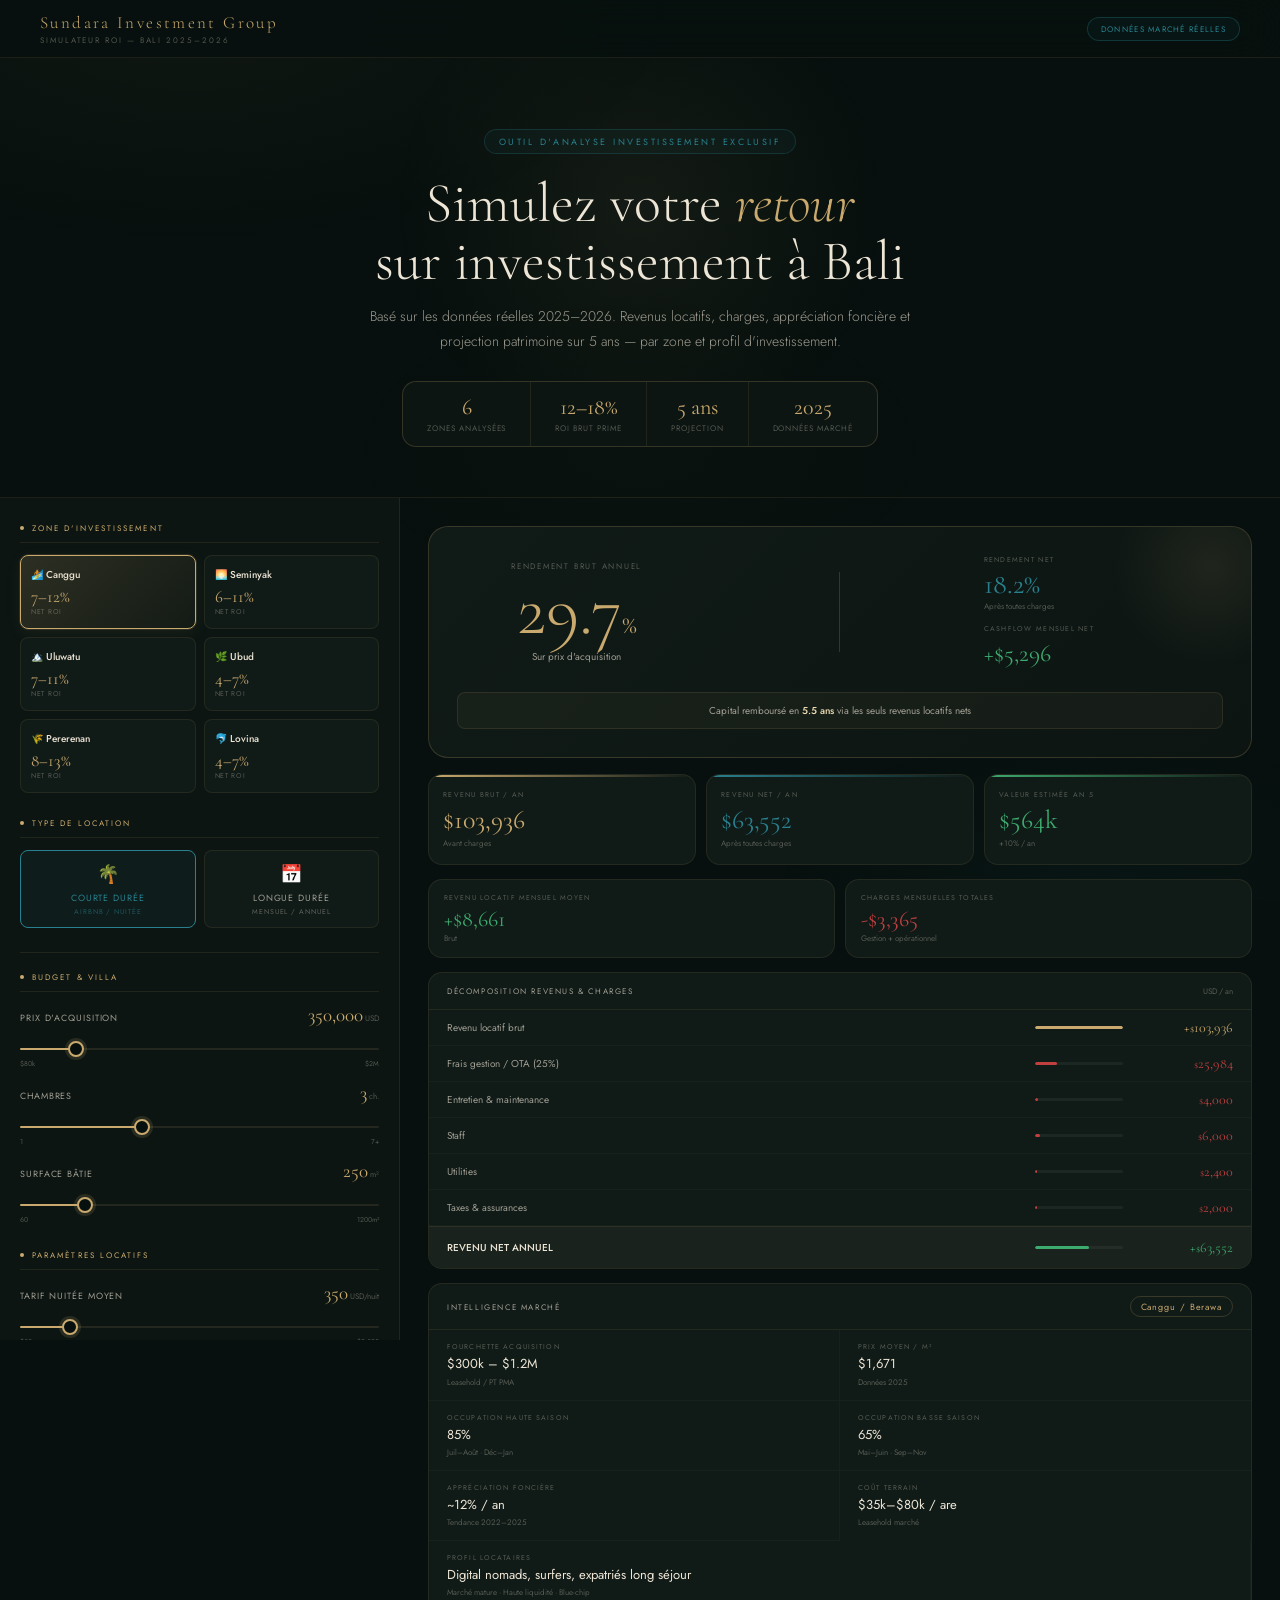
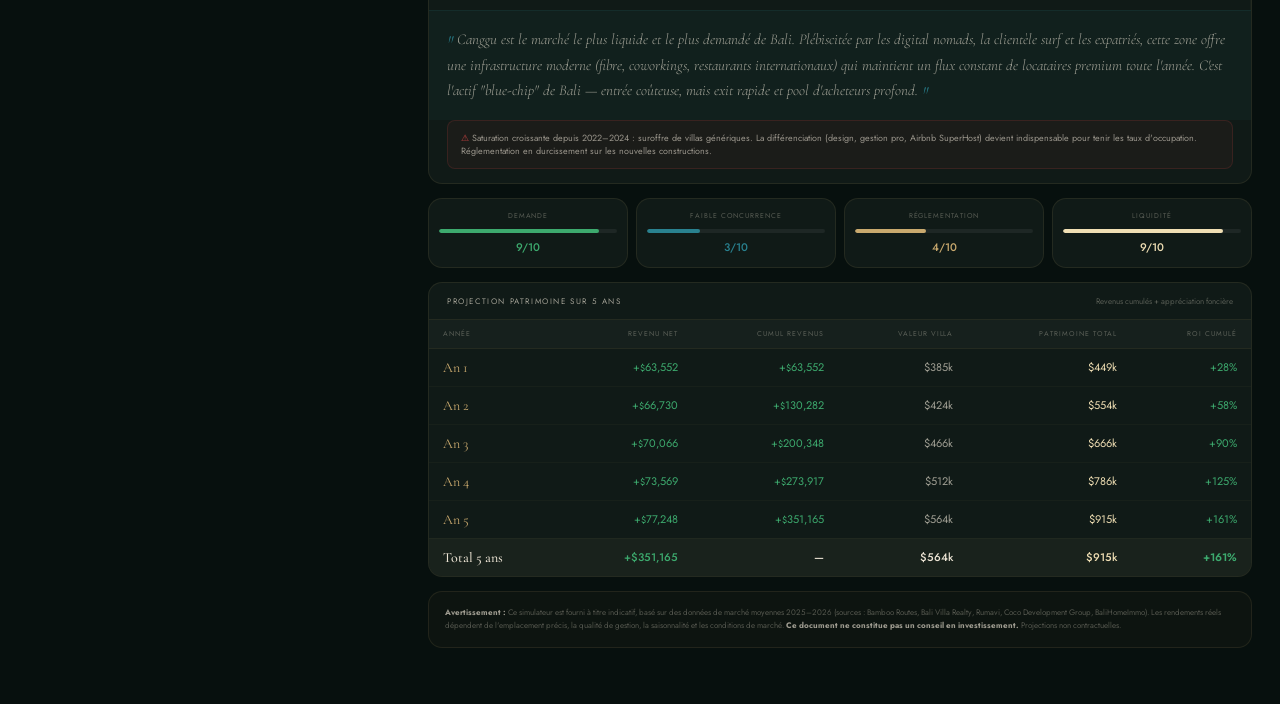
<file: sundara-roi-simulator.html>
<!DOCTYPE html>
<html lang="fr">
<head>
<meta charset="UTF-8">
<meta name="viewport" content="width=device-width, initial-scale=1.0">
<title>Sundara Investment Group — Simulateur ROI Bali 2025</title>
<link href="https://fonts.googleapis.com/css2?family=Cormorant+Garamond:ital,wght@0,300;0,400;0,600;1,300;1,400&family=Jost:wght@200;300;400;500;600&display=swap" rel="stylesheet">
<style>
*,*::before,*::after{box-sizing:border-box;margin:0;padding:0;}
:root{
  --gold:#C9A96E;--gold-d:#7A5520;--gold-l:#F0DFB4;--gold-pale:rgba(201,169,110,.08);
  --gold-pale2:rgba(201,169,110,.14);
  --teal:#29818F;--teal-pale:rgba(41,129,143,.09);
  --green:#3DAA6E;--red:#C04040;--amber:#D4880A;
  --bg:#07100E;--bg2:#0C1512;--bg3:#101A17;--bg4:#16201D;--bg5:#1C2822;
  --text:#EDE5D5;--text2:rgba(237,229,213,.65);--text3:rgba(237,229,213,.32);
  --border:rgba(201,169,110,.11);--border2:rgba(201,169,110,.22);--border3:rgba(201,169,110,.38);
  --radius:14px;--radius-sm:8px;--radius-lg:20px;
  --shadow:0 2px 24px rgba(0,0,0,.35),0 0 0 1px var(--border);
  --shadow-gold:0 0 0 1px rgba(201,169,110,.25),0 8px 32px rgba(201,169,110,.08);
}
html{scroll-behavior:smooth;}
body{background:var(--bg);color:var(--text);font-family:'Jost',sans-serif;min-height:100vh;overflow-x:hidden;}
body::before{content:'';position:fixed;inset:0;pointer-events:none;z-index:0;
  background:
    radial-gradient(ellipse 70% 50% at 15% 0,rgba(201,169,110,.05) 0,transparent 55%),
    radial-gradient(ellipse 50% 40% at 85% 100%,rgba(41,129,143,.05) 0,transparent 50%),
    radial-gradient(ellipse 40% 30% at 50% 50%,rgba(201,169,110,.02) 0,transparent 60%);}

/* ══ NAV ══ */
nav{
  position:sticky;top:0;z-index:100;
  padding:0 40px;height:58px;
  display:flex;align-items:center;justify-content:space-between;
  background:rgba(7,16,14,.88);
  backdrop-filter:blur(24px);-webkit-backdrop-filter:blur(24px);
  border-bottom:1px solid var(--border);
}
.nav-brand{display:flex;flex-direction:column;gap:1px;}
.nav-logo{font-family:'Cormorant Garamond',serif;font-size:17px;font-weight:300;letter-spacing:.14em;color:var(--gold);}
.nav-sub{font-size:8px;letter-spacing:.24em;text-transform:uppercase;color:var(--text3);}
.nav-pill{
  font-size:8px;letter-spacing:.16em;text-transform:uppercase;
  color:var(--teal);border:1px solid rgba(41,129,143,.3);
  padding:5px 13px;border-radius:20px;
  background:rgba(41,129,143,.06);
  animation:pulse-border 3s ease-in-out infinite;
}
@keyframes pulse-border{0%,100%{border-color:rgba(41,129,143,.3);}50%{border-color:rgba(41,129,143,.55);}}

/* ══ HERO ══ */
.hero{
  position:relative;z-index:1;
  padding:70px 40px 50px;text-align:center;
  border-bottom:1px solid var(--border);
  overflow:hidden;
}
.hero-orb{
  position:absolute;width:500px;height:500px;border-radius:50%;
  background:radial-gradient(circle,rgba(201,169,110,.07) 0,transparent 70%);
  top:-100px;left:50%;transform:translateX(-50%);pointer-events:none;
}
.hero-eyebrow{
  display:inline-flex;align-items:center;gap:8px;
  font-size:9px;letter-spacing:.28em;text-transform:uppercase;color:var(--teal);
  border:1px solid rgba(41,129,143,.25);padding:5px 14px;border-radius:20px;
  background:rgba(41,129,143,.06);margin-bottom:20px;
  animation:fadeUp .6s ease both;
}
.hero-title{
  font-family:'Cormorant Garamond',serif;
  font-size:56px;font-weight:300;line-height:1.04;
  color:var(--text);margin-bottom:14px;
  animation:fadeUp .7s .1s ease both;
}
.hero-title em{font-style:italic;color:var(--gold);}
.hero-desc{
  font-size:14px;font-weight:300;color:var(--text2);
  max-width:560px;margin:0 auto 28px;line-height:1.75;
  animation:fadeUp .7s .18s ease both;
}
.hero-stats{
  display:flex;align-items:center;justify-content:center;gap:0;
  border:1px solid var(--border2);border-radius:var(--radius);
  background:var(--bg2);overflow:hidden;
  display:inline-flex;animation:fadeUp .7s .26s ease both;
}
.hstat{padding:12px 24px;text-align:center;border-right:1px solid var(--border);}
.hstat:last-child{border-right:none;}
.hstat-val{font-family:'Cormorant Garamond',serif;font-size:22px;color:var(--gold);}
.hstat-lbl{font-size:8px;letter-spacing:.12em;text-transform:uppercase;color:var(--text3);margin-top:2px;}
@keyframes fadeUp{from{opacity:0;transform:translateY(16px);}to{opacity:1;transform:none;}}

/* ══ MAIN LAYOUT ══ */
.main{
  position:relative;z-index:1;
  display:grid;grid-template-columns:400px 1fr;
  min-height:calc(100vh - 200px);
  gap:0;
}
@media(max-width:960px){.main{grid-template-columns:1fr;}}

/* ══ SIDEBAR ══ */
.sidebar{
  background:var(--bg2);
  border-right:1px solid var(--border);
  overflow-y:auto;padding:24px 20px 48px;
  position:sticky;top:58px;height:calc(100vh - 58px);
}
@media(max-width:960px){.sidebar{position:static;height:auto;}}

.s-sec{margin-bottom:24px;}
.s-head{
  display:flex;align-items:center;gap:8px;
  font-size:8px;letter-spacing:.26em;text-transform:uppercase;
  color:var(--gold);margin-bottom:12px;
  padding-bottom:8px;border-bottom:1px solid var(--border);
}
.s-head-dot{width:4px;height:4px;background:var(--gold);border-radius:50%;}

/* Zone cards */
.zone-grid{display:grid;grid-template-columns:1fr 1fr;gap:8px;}
.zc{
  padding:11px 10px;border:1px solid var(--border);
  background:var(--bg3);cursor:pointer;
  border-radius:var(--radius-sm);
  transition:all .22s cubic-bezier(.4,0,.2,1);
  position:relative;overflow:hidden;
}
.zc::before{
  content:'';position:absolute;inset:0;
  background:linear-gradient(135deg,rgba(201,169,110,.08),transparent);
  opacity:0;transition:opacity .22s;
}
.zc:hover{border-color:var(--border2);transform:translateY(-1px);}
.zc:hover::before{opacity:1;}
.zc.on{
  border-color:var(--gold);
  background:linear-gradient(135deg,rgba(201,169,110,.1),rgba(201,169,110,.04));
  box-shadow:0 0 0 1px rgba(201,169,110,.15),0 4px 16px rgba(201,169,110,.08);
}
.zc.on::before{opacity:1;}
.zc-top{display:flex;align-items:center;justify-content:space-between;margin-bottom:4px;}
.zc-name{font-size:10px;font-weight:500;color:var(--text);}
.zc-emoji{font-size:14px;}
.zc-roi{font-family:'Cormorant Garamond',serif;font-size:17px;color:var(--gold);}
.zc-tag{font-size:7px;letter-spacing:.1em;text-transform:uppercase;color:var(--text3);}

/* Type toggle */
.type-row{display:grid;grid-template-columns:1fr 1fr;gap:8px;}
.type-card{
  padding:10px 8px;border:1px solid var(--border);background:var(--bg3);
  border-radius:var(--radius-sm);cursor:pointer;text-align:center;
  transition:all .2s;
}
.type-card:hover{border-color:var(--border2);}
.type-card.on{border-color:var(--teal);background:rgba(41,129,143,.08);}
.type-card .ti{font-size:18px;margin-bottom:4px;}
.type-card .tl{font-size:9px;letter-spacing:.1em;text-transform:uppercase;color:var(--text2);}
.type-card.on .tl{color:var(--teal);}

/* Sliders */
.sg{margin-bottom:13px;}
.sg-top{display:flex;justify-content:space-between;align-items:baseline;margin-bottom:6px;}
.sg-lbl{font-size:9px;letter-spacing:.1em;text-transform:uppercase;color:var(--text2);}
.sg-val{font-family:'Cormorant Garamond',serif;font-size:19px;color:var(--gold);line-height:1;}
.sg-unit{font-size:8px;color:var(--text3);margin-left:2px;}
input[type=range]{
  width:100%;-webkit-appearance:none;height:2px;
  background:linear-gradient(to right,var(--gold) var(--pct,50%),rgba(201,169,110,.12) var(--pct,50%));
  border-radius:1px;outline:none;cursor:pointer;
  transition:background .1s;
}
input[type=range]::-webkit-slider-thumb{
  -webkit-appearance:none;width:16px;height:16px;
  background:var(--bg);border:2px solid var(--gold);
  border-radius:50%;cursor:pointer;
  box-shadow:0 0 0 3px rgba(201,169,110,.15);
  transition:box-shadow .2s,transform .2s;
}
input[type=range]:hover::-webkit-slider-thumb{
  box-shadow:0 0 0 6px rgba(201,169,110,.12);transform:scale(1.1);
}
.sg-mm{display:flex;justify-content:space-between;font-size:7px;color:var(--text3);margin-top:3px;}

/* Option pills */
.opt-pills{display:flex;gap:5px;flex-wrap:wrap;}
.opill{
  font-size:8px;letter-spacing:.1em;text-transform:uppercase;
  padding:4px 10px;border:1px solid var(--border);color:var(--text3);
  cursor:pointer;transition:all .18s;border-radius:20px;user-select:none;
}
.opill:hover{border-color:var(--border2);color:var(--text2);}
.opill.on{border-color:var(--gold);color:var(--gold);background:rgba(201,169,110,.07);}

/* Appre pills */
.appre-pills{display:flex;gap:5px;flex-wrap:wrap;margin-top:8px;}
.apill{
  font-size:8px;letter-spacing:.08em;
  padding:4px 10px;border:1px solid var(--border);color:var(--text3);
  cursor:pointer;transition:all .18s;border-radius:20px;user-select:none;
}
.apill.on{border-color:var(--teal);color:var(--teal);background:rgba(41,129,143,.07);}

.sdiv{height:1px;background:var(--border);margin:18px 0;}

/* ══ RESULTS ══ */
.results{padding:28px 28px 56px;overflow-y:auto;}

/* ROI HERO CARD */
.roi-hero{
  background:linear-gradient(135deg,var(--bg3) 0,var(--bg2) 100%);
  border:1px solid var(--border2);border-radius:var(--radius-lg);
  padding:28px;margin-bottom:16px;
  position:relative;overflow:hidden;
  animation:cardIn .5s ease both;
}
.roi-hero::before{
  content:'';position:absolute;
  top:-60px;right:-60px;width:200px;height:200px;border-radius:50%;
  background:radial-gradient(circle,rgba(201,169,110,.1) 0,transparent 70%);
  pointer-events:none;
}
.roi-hero-grid{display:grid;grid-template-columns:1fr 1fr 1fr;gap:24px;align-items:center;}
@media(max-width:700px){.roi-hero-grid{grid-template-columns:1fr 1fr;}}
.roi-main{grid-column:1;text-align:center;}
.roi-eyebrow{font-size:8px;letter-spacing:.22em;text-transform:uppercase;color:var(--text3);margin-bottom:6px;}
.roi-big{font-family:'Cormorant Garamond',serif;font-size:72px;font-weight:300;color:var(--gold);line-height:.9;}
.roi-pct{font-size:26px;}
.roi-lbl{font-size:10px;color:var(--text2);margin-top:6px;}
.roi-divider{width:1px;background:var(--border2);height:80px;margin:0 auto;}
.roi-side{}
.roi-s-lbl{font-size:7px;letter-spacing:.18em;text-transform:uppercase;color:var(--text3);margin-bottom:5px;}
.roi-s-val{font-family:'Cormorant Garamond',serif;font-size:28px;color:var(--teal);line-height:1;}
.roi-s-sub{font-size:8px;color:var(--text3);margin-top:2px;}
.roi-payback{
  grid-column:1/-1;
  padding:10px 14px;background:rgba(201,169,110,.05);
  border:1px solid rgba(201,169,110,.12);border-radius:var(--radius-sm);
  font-size:10px;color:var(--text2);text-align:center;
}
.roi-payback span{color:var(--gold-l);font-weight:500;}
@keyframes cardIn{from{opacity:0;transform:translateY(10px);}to{opacity:1;transform:none;}}

/* KPI CARDS */
.kpi-row{display:grid;grid-template-columns:repeat(3,1fr);gap:10px;margin-bottom:14px;}
@media(max-width:700px){.kpi-row{grid-template-columns:1fr 1fr;}}
.kpi{
  background:var(--bg3);border:1px solid var(--border);
  padding:15px 14px;border-radius:var(--radius);
  position:relative;overflow:hidden;
  transition:transform .18s,box-shadow .18s;
  animation:cardIn .5s ease both;
}
.kpi:hover{transform:translateY(-2px);box-shadow:var(--shadow-gold);}
.kpi-accent{position:absolute;top:0;left:0;right:0;height:2px;border-radius:2px 2px 0 0;}
.kpi-lbl{font-size:7px;letter-spacing:.18em;text-transform:uppercase;color:var(--text3);margin-bottom:7px;}
.kpi-v{font-family:'Cormorant Garamond',serif;font-size:26px;font-weight:400;line-height:1;}
.kpi-sub{font-size:8px;color:var(--text3);margin-top:4px;}

/* CASHFLOW */
.cf-row{display:grid;grid-template-columns:1fr 1fr;gap:10px;margin-bottom:14px;}
.cf{
  background:var(--bg3);border:1px solid var(--border);
  padding:13px 15px;border-radius:var(--radius);
  transition:transform .18s;animation:cardIn .5s ease both;
}
.cf:hover{transform:translateY(-1px);}
.cf-lbl{font-size:7px;letter-spacing:.16em;text-transform:uppercase;color:var(--text3);margin-bottom:5px;}
.cf-v{font-family:'Cormorant Garamond',serif;font-size:22px;line-height:1;}
.cf-sub{font-size:8px;color:var(--text3);margin-top:2px;}

/* BREAKDOWN */
.card{
  background:var(--bg3);border:1px solid var(--border);
  border-radius:var(--radius);margin-bottom:14px;overflow:hidden;
  animation:cardIn .5s .05s ease both;
}
.card-head{
  padding:12px 18px;border-bottom:1px solid var(--border);
  display:flex;justify-content:space-between;align-items:center;
}
.card-title{font-size:8px;letter-spacing:.2em;text-transform:uppercase;color:var(--text2);}
.card-note{font-size:8px;color:var(--text3);}
.brow{
  display:grid;grid-template-columns:1fr 88px 100px;
  align-items:center;gap:10px;padding:9px 18px;
  border-bottom:1px solid rgba(201,169,110,.04);
  transition:background .15s;
}
.brow:hover{background:rgba(201,169,110,.03);}
.brow:last-child{border-bottom:none;}
.brow.total{
  background:rgba(201,169,110,.05);
  border-top:1px solid var(--border);
  padding:12px 18px;
}
.brow-lbl{font-size:10px;color:var(--text2);}
.brow.total .brow-lbl{font-weight:500;color:var(--text);}
.brow-bar-wrap{height:3px;background:rgba(255,255,255,.05);border-radius:2px;overflow:hidden;}
.brow-bar{height:100%;border-radius:2px;transition:width .5s cubic-bezier(.4,0,.2,1);}
.brow-val{font-family:'Cormorant Garamond',serif;font-size:14px;text-align:right;white-space:nowrap;}

/* ZONE INTEL */
.zi-badge{font-size:9px;letter-spacing:.1em;padding:3px 10px;border:1px solid var(--border2);color:var(--gold);border-radius:20px;}
.zi-grid{display:grid;grid-template-columns:1fr 1fr;gap:0;}
.zi-item{padding:12px 18px;border-bottom:1px solid rgba(201,169,110,.04);border-right:1px solid rgba(201,169,110,.04);}
.zi-item:nth-child(2n){border-right:none;}
.zi-item:nth-last-child(-n+2){border-bottom:none;}
.zi-lbl{font-size:7px;letter-spacing:.16em;text-transform:uppercase;color:var(--text3);margin-bottom:3px;}
.zi-v{font-size:13px;color:var(--text);line-height:1.4;}
.zi-note{font-size:8px;color:var(--text3);margin-top:2px;}

/* ZONE DESCRIPTION */
.zi-desc{
  padding:16px 18px;
  background:rgba(41,129,143,.05);
  border-top:1px solid rgba(41,129,143,.12);
}
.zi-desc-text{
  font-family:'Cormorant Garamond',serif;
  font-size:15px;font-style:italic;font-weight:300;
  color:var(--text2);line-height:1.7;
}
.zi-desc-text::before{content:'"';color:var(--teal);font-size:20px;line-height:0;vertical-align:-.25em;margin-right:4px;}
.zi-desc-text::after{content:'"';color:var(--teal);font-size:20px;line-height:0;vertical-align:-.25em;margin-left:4px;}
.zi-warn{
  margin:0 18px 14px;padding:10px 13px;
  background:rgba(192,64,64,.06);border:1px solid rgba(192,64,64,.18);
  border-radius:var(--radius-sm);
  font-size:9px;color:rgba(237,229,213,.6);line-height:1.5;
}
.zi-warn::before{content:'⚠ ';color:var(--red);}

/* RISK */
.risk-row{display:grid;grid-template-columns:repeat(4,1fr);gap:8px;margin-bottom:14px;}
@media(max-width:700px){.risk-row{grid-template-columns:1fr 1fr;}}
.risk-c{
  background:var(--bg3);border:1px solid var(--border);
  padding:12px 10px;border-radius:var(--radius);text-align:center;
  transition:transform .18s;animation:cardIn .5s ease both;
}
.risk-c:hover{transform:translateY(-1px);}
.risk-lbl{font-size:7px;letter-spacing:.13em;text-transform:uppercase;color:var(--text3);margin-bottom:8px;}
.risk-bar-w{height:4px;background:rgba(255,255,255,.06);border-radius:2px;margin-bottom:6px;overflow:hidden;}
.risk-bar-f{height:100%;border-radius:2px;transition:width .6s cubic-bezier(.4,0,.2,1);}
.risk-val{font-size:11px;font-weight:500;}

/* PROJ TABLE */
.proj-table{width:100%;border-collapse:collapse;}
.proj-table th{
  padding:9px 14px;font-size:7px;letter-spacing:.14em;text-transform:uppercase;
  color:var(--text3);text-align:right;
  background:var(--bg4);font-weight:400;
  border-bottom:1px solid var(--border);
}
.proj-table th:first-child{text-align:left;}
.proj-table td{
  padding:10px 14px;font-size:11px;color:var(--text2);
  text-align:right;border-bottom:1px solid rgba(201,169,110,.04);
  transition:background .15s;
}
.proj-table tr:hover td{background:rgba(201,169,110,.03);}
.proj-table td:first-child{font-family:'Cormorant Garamond',serif;font-size:14px;color:var(--gold);text-align:left;}
.proj-table tr:last-child td{
  border-bottom:none;
  background:rgba(201,169,110,.05);color:var(--text);font-weight:500;
}
.pos{color:var(--green)!important;}
.neg{color:var(--red)!important;}
.neu{color:var(--gold)!important;}

/* DISCLAIMER */
.disc{
  padding:14px 16px;border:1px solid var(--border);
  background:rgba(201,169,110,.03);border-radius:var(--radius);
  font-size:8px;color:var(--text3);line-height:1.7;margin-top:14px;
}
.disc strong{color:var(--text2);}

/* SCROLLBAR */
::-webkit-scrollbar{width:4px;}
::-webkit-scrollbar-thumb{background:rgba(201,169,110,.15);border-radius:2px;}

/* MOBILE */
@media(max-width:700px){
  nav{padding:0 16px;}
  .hero{padding:40px 16px 28px;}
  .hero-title{font-size:36px;}
  .hero-stats{display:none;}
  .sidebar,.results{padding:16px 12px 32px;}
  .roi-big{font-size:52px;}
  .roi-hero-grid{grid-template-columns:1fr 1fr;}
  .roi-divider{display:none;}
  .zone-grid{grid-template-columns:1fr 1fr 1fr;}
}
</style>
</head>
<body>

<nav>
  <div class="nav-brand">
    <div class="nav-logo">Sundara Investment Group</div>
    <div class="nav-sub">Simulateur ROI — Bali 2025–2026</div>
  </div>
  <div class="nav-pill">Données Marché Réelles</div>
</nav>

<div class="hero">
  <div class="hero-orb"></div>
  <div class="hero-eyebrow">Outil d'analyse investissement exclusif</div>
  <h1 class="hero-title">Simulez votre <em>retour</em><br>sur investissement à Bali</h1>
  <p class="hero-desc">Basé sur les données réelles 2025–2026. Revenus locatifs, charges, appréciation foncière et projection patrimoine sur 5 ans — par zone et profil d'investissement.</p>
  <div class="hero-stats">
    <div class="hstat"><div class="hstat-val">6</div><div class="hstat-lbl">Zones analysées</div></div>
    <div class="hstat"><div class="hstat-val">12–18%</div><div class="hstat-lbl">ROI brut prime</div></div>
    <div class="hstat"><div class="hstat-val">5 ans</div><div class="hstat-lbl">Projection</div></div>
    <div class="hstat"><div class="hstat-val">2025</div><div class="hstat-lbl">Données marché</div></div>
  </div>
</div>

<div class="main">

<!-- ══════ SIDEBAR ══════ -->
<div class="sidebar">

  <div class="s-sec">
    <div class="s-head"><div class="s-head-dot"></div>Zone d'investissement</div>
    <div class="zone-grid" id="zone-grid"></div>
  </div>

  <div class="s-sec">
    <div class="s-head"><div class="s-head-dot"></div>Type de location</div>
    <div class="type-row">
      <div class="type-card on" id="tc-court" onclick="setType('court')">
        <div class="ti">🌴</div>
        <div class="tl">Courte durée<br><span style="opacity:.55;font-size:7px">Airbnb / nuitée</span></div>
      </div>
      <div class="type-card" id="tc-long" onclick="setType('long')">
        <div class="ti">📅</div>
        <div class="tl">Longue durée<br><span style="opacity:.55;font-size:7px">Mensuel / annuel</span></div>
      </div>
    </div>
  </div>

  <div class="sdiv"></div>

  <div class="s-sec">
    <div class="s-head"><div class="s-head-dot"></div>Budget & villa</div>
    <div class="sg">
      <div class="sg-top"><span class="sg-lbl">Prix d'acquisition</span><span><span class="sg-val" id="v-budget">350,000</span><span class="sg-unit">USD</span></span></div>
      <input type="range" id="s-budget" min="80000" max="2000000" step="10000" value="350000" oninput="sr(this,'v-budget',fUSD);go()">
      <div class="sg-mm"><span>$80k</span><span>$2M</span></div>
    </div>
    <div class="sg">
      <div class="sg-top"><span class="sg-lbl">Chambres</span><span><span class="sg-val" id="v-beds">3</span><span class="sg-unit">ch.</span></span></div>
      <input type="range" id="s-beds" min="1" max="7" step="1" value="3" oninput="sr(this,'v-beds',x=>x);go()">
      <div class="sg-mm"><span>1</span><span>7+</span></div>
    </div>
    <div class="sg">
      <div class="sg-top"><span class="sg-lbl">Surface bâtie</span><span><span class="sg-val" id="v-size">250</span><span class="sg-unit">m²</span></span></div>
      <input type="range" id="s-size" min="60" max="1200" step="10" value="250" oninput="sr(this,'v-size',x=>x);go()">
      <div class="sg-mm"><span>60</span><span>1200m²</span></div>
    </div>
  </div>

  <div class="s-sec">
    <div class="s-head"><div class="s-head-dot"></div>Paramètres locatifs</div>
    <div class="sg" id="sg-nightly">
      <div class="sg-top"><span class="sg-lbl">Tarif nuitée moyen</span><span><span class="sg-val" id="v-nightly">350</span><span class="sg-unit">USD/nuit</span></span></div>
      <input type="range" id="s-nightly" min="50" max="2500" step="10" value="350" oninput="sr(this,'v-nightly',x=>x);go()">
      <div class="sg-mm"><span>$50</span><span>$2,500</span></div>
    </div>
    <div class="sg" id="sg-monthly" style="display:none">
      <div class="sg-top"><span class="sg-lbl">Loyer mensuel</span><span><span class="sg-val" id="v-monthly">2500</span><span class="sg-unit">USD/mois</span></span></div>
      <input type="range" id="s-monthly" min="300" max="15000" step="100" value="2500" oninput="sr(this,'v-monthly',x=>x);go()">
      <div class="sg-mm"><span>$300</span><span>$15k</span></div>
    </div>
    <div class="sg" id="sg-occ">
      <div class="sg-top"><span class="sg-lbl">Taux d'occupation</span><span><span class="sg-val" id="v-occ">70</span><span class="sg-unit">%</span></span></div>
      <input type="range" id="s-occ" min="20" max="95" step="1" value="70" oninput="sr(this,'v-occ',x=>x);go()">
      <div class="sg-mm"><span>20%</span><span>95%</span></div>
    </div>
    <div class="sg">
      <div class="sg-top"><span class="sg-lbl">Frais gestion OTA + manager</span><span><span class="sg-val" id="v-mgmt">25</span><span class="sg-unit">%</span></span></div>
      <input type="range" id="s-mgmt" min="10" max="40" step="1" value="25" oninput="sr(this,'v-mgmt',x=>x);go()">
      <div class="sg-mm"><span>10%</span><span>40%</span></div>
    </div>
  </div>

  <div class="s-sec">
    <div class="s-head"><div class="s-head-dot"></div>Charges opérationnelles / an</div>
    <div class="sg">
      <div class="sg-top"><span class="sg-lbl">Entretien & maintenance</span><span><span class="sg-val" id="v-maint">4000</span><span class="sg-unit">USD</span></span></div>
      <input type="range" id="s-maint" min="500" max="25000" step="250" value="4000" oninput="sr(this,'v-maint',x=>x);go()">
      <div class="sg-mm"><span>$500</span><span>$25k</span></div>
    </div>
    <div class="sg">
      <div class="sg-top"><span class="sg-lbl">Staff (gardien, ménage…)</span><span><span class="sg-val" id="v-staff">6000</span><span class="sg-unit">USD</span></span></div>
      <input type="range" id="s-staff" min="0" max="30000" step="500" value="6000" oninput="sr(this,'v-staff',x=>x);go()">
      <div class="sg-mm"><span>$0</span><span>$30k</span></div>
    </div>
    <div class="sg">
      <div class="sg-top"><span class="sg-lbl">Utilities (eau, élec, internet)</span><span><span class="sg-val" id="v-util">2400</span><span class="sg-unit">USD</span></span></div>
      <input type="range" id="s-util" min="600" max="12000" step="200" value="2400" oninput="sr(this,'v-util',x=>x);go()">
      <div class="sg-mm"><span>$600</span><span>$12k</span></div>
    </div>
    <div class="sg">
      <div class="sg-top"><span class="sg-lbl">Taxes & assurances</span><span><span class="sg-val" id="v-tax">2000</span><span class="sg-unit">USD</span></span></div>
      <input type="range" id="s-tax" min="500" max="15000" step="250" value="2000" oninput="sr(this,'v-tax',x=>x);go()">
      <div class="sg-mm"><span>$500</span><span>$15k</span></div>
    </div>
  </div>

  <div class="s-sec">
    <div class="s-head"><div class="s-head-dot"></div>Options premium</div>
    <div class="opt-pills">
      <div class="opill on" onclick="tOpt(this,'pool')">🏊 Piscine</div>
      <div class="opill on" onclick="tOpt(this,'staff')">👤 Staff</div>
      <div class="opill" onclick="tOpt(this,'ocean')">🌊 Vue mer</div>
      <div class="opill" onclick="tOpt(this,'airbnb')">⭐ Airbnb Pro</div>
      <div class="opill" onclick="tOpt(this,'new')">✨ Neuf</div>
      <div class="opill" onclick="tOpt(this,'managed')">⚙️ Géré clé en main</div>
    </div>
    <div style="margin-top:12px;font-size:7px;letter-spacing:.16em;text-transform:uppercase;color:var(--text3);margin-bottom:7px;">Appréciation foncière / an</div>
    <div class="appre-pills">
      <div class="apill" id="ap-low" onclick="setAp('low',this)">📉 5% conservateur</div>
      <div class="apill on" id="ap-mid" onclick="setAp('mid',this)">📈 10% marché</div>
      <div class="apill" id="ap-high" onclick="setAp('high',this)">🚀 15% premium</div>
    </div>
  </div>

</div><!-- /sidebar -->

<!-- ══════ RESULTS ══════ -->
<div class="results">

  <!-- ROI HERO -->
  <div class="roi-hero">
    <div class="roi-hero-grid">
      <div class="roi-main">
        <div class="roi-eyebrow">Rendement brut annuel</div>
        <div class="roi-big"><span id="r-gross-pct">11.2</span><span class="roi-pct">%</span></div>
        <div class="roi-lbl">Sur prix d'acquisition</div>
      </div>
      <div class="roi-divider"></div>
      <div class="roi-side">
        <div class="roi-s-lbl">Rendement net</div>
        <div class="roi-s-val"><span id="r-net-pct">7.4</span>%</div>
        <div class="roi-s-sub">Après toutes charges</div>
        <div style="margin-top:12px;">
          <div class="roi-s-lbl">Cashflow mensuel net</div>
          <div style="font-family:'Cormorant Garamond',serif;font-size:24px;" id="r-cf-style">+$2,156</div>
        </div>
      </div>
      <div class="roi-payback" id="r-payback-txt">Capital remboursé en <span>8.9 ans</span> via les seuls revenus locatifs nets</div>
    </div>
  </div>

  <!-- KPIs -->
  <div class="kpi-row">
    <div class="kpi"><div class="kpi-accent" style="background:linear-gradient(to right,var(--gold),transparent)"></div>
      <div class="kpi-lbl">Revenu brut / an</div>
      <div class="kpi-v neu" id="r-gross-amt">$39,200</div>
      <div class="kpi-sub">Avant charges</div>
    </div>
    <div class="kpi"><div class="kpi-accent" style="background:linear-gradient(to right,var(--teal),transparent)"></div>
      <div class="kpi-lbl">Revenu net / an</div>
      <div class="kpi-v" id="r-net-amt" style="color:var(--teal)">$25,900</div>
      <div class="kpi-sub">Après toutes charges</div>
    </div>
    <div class="kpi"><div class="kpi-accent" style="background:linear-gradient(to right,var(--green),transparent)"></div>
      <div class="kpi-lbl">Valeur estimée an 5</div>
      <div class="kpi-v pos" id="r-val5">$563k</div>
      <div class="kpi-sub" id="r-val5-sub">+10% / an</div>
    </div>
  </div>

  <!-- CF -->
  <div class="cf-row">
    <div class="cf">
      <div class="cf-lbl">Revenu locatif mensuel moyen</div>
      <div class="cf-v pos" id="r-rev-mo">+$3,267</div>
      <div class="cf-sub">Brut</div>
    </div>
    <div class="cf">
      <div class="cf-lbl">Charges mensuelles totales</div>
      <div class="cf-v neg" id="r-ch-mo">-$1,111</div>
      <div class="cf-sub">Gestion + opérationnel</div>
    </div>
  </div>

  <!-- BREAKDOWN -->
  <div class="card">
    <div class="card-head">
      <span class="card-title">Décomposition revenus & charges</span>
      <span class="card-note">USD / an</span>
    </div>
    <div id="breakdown"></div>
  </div>

  <!-- ZONE INTEL -->
  <div class="card">
    <div class="card-head">
      <span class="card-title">Intelligence marché</span>
      <span class="zi-badge" id="zi-badge">Canggu</span>
    </div>
    <div id="zi-grid"></div>
    <div class="zi-desc"><div class="zi-desc-text" id="zi-desc"></div></div>
    <div class="zi-warn" id="zi-warn"></div>
  </div>

  <!-- RISK -->
  <div class="risk-row" id="risk-row"></div>

  <!-- 5-YEAR PROJ -->
  <div class="card">
    <div class="card-head">
      <span class="card-title">Projection patrimoine sur 5 ans</span>
      <span class="card-note">Revenus cumulés + appréciation foncière</span>
    </div>
    <div style="overflow-x:auto;">
      <table class="proj-table">
        <thead><tr>
          <th>Année</th><th>Revenu net</th><th>Cumul revenus</th>
          <th>Valeur villa</th><th>Patrimoine total</th><th>ROI cumulé</th>
        </tr></thead>
        <tbody id="proj-body"></tbody>
      </table>
    </div>
  </div>

  <div class="disc">
    <strong>Avertissement :</strong> Ce simulateur est fourni à titre indicatif, basé sur des données de marché moyennes 2025–2026 (sources : Bamboo Routes, Bali Villa Realty, Rumavi, Coco Development Group, BaliHomeImmo). Les rendements réels dépendent de l'emplacement précis, la qualité de gestion, la saisonnalité et les conditions de marché. <strong>Ce document ne constitue pas un conseil en investissement.</strong> Projections non contractuelles.
  </div>

</div><!-- /results -->
</div><!-- /main -->

<script>
const Z={
  canggu:{
    name:'Canggu',full:'Canggu / Berawa',e:'🏄',
    netY:[7,12],grossY:[10,15],
    occH:85,occL:65,
    nb:{1:180,2:280,3:420,4:600,5:800,6:1100,7:1400},
    nbH:{1:280,2:480,3:700,4:950,5:1300,6:1800,7:2400},
    ml:{1:900,2:1500,3:2200,4:3000,5:4000,6:5500,7:7000},
    pr:'$300k – $1.2M',psm:1671,appr:12,la:'$35k–$80k / are',
    dem:'Digital nomads, surfers, expatriés long séjour',
    tag:'Marché mature · Haute liquidité · Blue-chip',
    desc:'Canggu est le marché le plus liquide et le plus demandé de Bali. Plébiscitée par les digital nomads, la clientèle surf et les expatriés, cette zone offre une infrastructure moderne (fibre, coworkings, restaurants internationaux) qui maintient un flux constant de locataires premium toute l\'année. C\'est l\'actif "blue-chip" de Bali — entrée coûteuse, mais exit rapide et pool d\'acheteurs profond.',
    risk:'Saturation croissante depuis 2022–2024 : suroffre de villas génériques. La différenciation (design, gestion pro, Airbnb SuperHost) devient indispensable pour tenir les taux d\'occupation. Réglementation en durcissement sur les nouvelles constructions.',
    rs:{dem:9,comp:3,reg:4,liq:9}
  },
  seminyak:{
    name:'Seminyak',full:'Seminyak / Petitenget',e:'🌅',
    netY:[6,11],grossY:[9,14],
    occH:82,occL:60,
    nb:{1:200,2:320,3:480,4:700,5:950,6:1300,7:1700},
    nbH:{1:350,2:550,3:800,4:1100,5:1500,6:2100,7:2800},
    ml:{1:1000,2:1800,3:2800,4:3800,5:5000,6:7000,7:9000},
    pr:'$350k – $1.5M',psm:1224,appr:10,la:'$40k–$100k / are',
    dem:'Couples luxury, famille premium, clientèle hôtelière haut-de-gamme',
    tag:'Luxe établi · Premium pricing · Clientèle aisée',
    desc:'Seminyak est la zone la plus mature et la plus premium de Bali. Elle attire une clientèle internationale à fort pouvoir d\'achat, habituée aux standards 5 étoiles. Les villas 4+ chambres avec pool et staff intégré y surperforment systématiquement. Le prix au m² reste élevé, mais les tarifs nuitée sont les plus hauts de l\'île, ce qui génère un cashflow brut exceptionnel pour des propriétés bien positionnées.',
    risk:'Prix d\'entrée parmi les plus élevés de Bali. Concurrence frontale avec les hôtels et resorts de luxe. Une villa sous-gérée ou mal décorée sera rapidement hors marché. Budget décoration et gestion professionnelle sont non-négociables.',
    rs:{dem:8,comp:4,reg:4,liq:8}
  },
  uluwatu:{
    name:'Uluwatu',full:'Uluwatu / Bukit',e:'🏔️',
    netY:[7,11],grossY:[9,13],
    occH:80,occL:58,
    nb:{1:160,2:280,3:420,4:620,5:850,6:1200,7:1600},
    nbH:{1:280,2:500,3:750,4:1050,5:1400,6:2000,7:2700},
    ml:{1:700,2:1200,3:1900,4:2700,5:3600,6:5000,7:6500},
    pr:'$200k – $900k',psm:966,appr:13,la:'$18k–$55k / are',
    dem:'Surfeurs premium, villas cliffside, yoga retreats, jeunes créatifs',
    tag:'Meilleur ROI 2026 · ~40% moins cher que Canggu · Fort potentiel',
    desc:'Uluwatu représente l\'opportunité la plus intéressante de 2026 selon les analystes. Comparable à Canggu en termes de tarifs nuitée, mais avec un prix d\'entrée ~40% inférieur — ce gap génère un ROI potentiel nettement supérieur. La péninsule du Bukit attire une clientèle ultra-premium (villas cliff, vue océan, couchers de soleil spectaculaires) et bénéficie d\'une demande en forte croissance portée par le surf et le wellness.',
    risk:'Infrastructure encore en développement : certaines routes restent étroites, la connexion internet peut être instable dans les zones les plus reculées. L\'accessibilité réduit la demande locative de masse, ce qui exige un positionnement premium clair. Zoning critique : vérification ITR indispensable après le durcissement réglementaire de juillet 2025.',
    rs:{dem:8,comp:6,reg:5,liq:7}
  },
  ubud:{
    name:'Ubud',full:'Ubud / Tegalalang',e:'🌿',
    netY:[4,7],grossY:[6,9],
    occH:78,occL:55,
    nb:{1:120,2:200,3:300,4:420,5:580,6:800,7:1050},
    nbH:{1:200,2:350,3:520,4:750,5:1000,6:1400,7:1900},
    ml:{1:550,2:900,3:1400,4:1900,5:2600,6:3600,7:4700},
    pr:'$150k – $600k',psm:427,appr:7,la:'$8k–$25k / are',
    dem:'Voyageurs wellness, retraites spirituelles, yoga, séjours culturels longue durée',
    tag:'Niche wellness · Revenus stables · Clientèle fidèle',
    desc:'Ubud est le coeur culturel et spirituel de Bali — et un marché immobilier à part. Les tarifs nuitée sont plus bas qu\'en zone côtière, mais la clientèle est plus fidèle, le séjour plus long, et la saisonnalité moins prononcée. Les villas avec vue rizières, piscine à débordement et architecture balinaise authentique génèrent des revenus stables dans un segment de niche très qualitatif. Idéal pour un investisseur cherchant tranquillité et régularité plutôt que maximisation des rendements.',
    risk:'Rendements globaux les plus faibles de l\'île. La saturation du marché wellness en 2024–2025 a créé une pression sur les tarifs. Le positionnement doit être très différenciant : architecture, expérience culturelle unique, relation directe avec les hôtes — une villa générique n\'y trouve pas sa clientèle facilement.',
    rs:{dem:6,comp:5,reg:6,liq:5}
  },
  pererenan:{
    name:'Pererenan',full:'Pererenan / Seseh',e:'🌾',
    netY:[8,13],grossY:[11,16],
    occH:80,occL:60,
    nb:{1:150,2:240,3:370,4:530,5:720,6:1000,7:1300},
    nbH:{1:250,2:420,3:640,4:900,5:1200,6:1700,7:2200},
    ml:{1:750,2:1300,3:2000,4:2800,5:3800,6:5200,7:6800},
    pr:'$150k – $700k',psm:800,appr:14,la:'$15k–$40k / are',
    dem:'Expatriés familles, digital nomads lifestyle, long séjour qualité',
    tag:'Canggu de 2019 · Meilleure opportunité buy-and-hold · Croissance rapide',
    desc:'Pererenan est LA zone émergente à surveiller en 2026. Situé juste au nord de Canggu, elle combine le charme d\'un village balinais préservé avec une infrastructure moderne en pleine expansion. Accès surf direct, cafés et coworkings qui fleurissent, prix encore 30–40% inférieurs à Canggu — mais en rattrapage rapide. Les investisseurs early-mover de 2022–2023 voient déjà leur capital s\'apprécier significativement. C\'est le profil buy-and-hold par excellence : rendement locatif déjà solide + plus-value structurelle à 5 ans.',
    risk:'Liquidité plus faible que Canggu ou Seminyak — la revente peut prendre plus de temps. L\'infrastructure (routes, adressage) reste inégale selon les sous-zones. Choisir son terrain/village précis est critique : 500 mètres peuvent faire une différence majeure sur l\'occupation.',
    rs:{dem:7,comp:7,reg:6,liq:5}
  },
  lovina:{
    name:'Lovina',full:'Lovina / North Bali',e:'🐬',
    netY:[4,7],grossY:[5,9],
    occH:60,occL:35,
    nb:{1:80,2:130,3:200,4:290,5:400,6:560,7:740},
    nbH:{1:140,2:240,3:370,4:530,5:730,6:1000,7:1350},
    ml:{1:300,2:500,3:800,4:1100,5:1500,6:2100,7:2800},
    pr:'$60k – $350k',psm:250,appr:15,la:'$3k–$12k / are',
    dem:'Éco-touristes, retraités expatriés, long séjour budget-premium, plongée',
    tag:'Pari long terme · Aéroport international prévu · Prix plancher',
    desc:'Lovina est le marché le plus spéculatif et le plus excitant de Bali à horizon 5–10 ans. Les prix fonciers sont 10 à 15 fois inférieurs à Canggu, la demande locative reste limitée aujourd\'hui — mais le projet d\'aéroport international de Bali Nord (North Bali International Airport) pourrait radicalement transformer la dynamique. Les investisseurs avec un horizon long et un appétit pour le risque peuvent acquérir des terrains et villas à des prix plancher avant la revalorisation. Sundara Investment Group y développe des projets depuis 2023.',
    risk:'Rendements locatifs actuels faibles (5–9% brut) et taux d\'occupation bas (35–60%). L\'aéroport n\'est pas encore construit — le calendrier et la réalisation restent incertains. Infrastructure et services limités. Ce marché est adapté aux investisseurs patients avec une vision long terme, pas à ceux cherchant un cashflow immédiat.',
    rs:{dem:4,comp:9,reg:8,liq:3}
  }
};

let az='canggu',lt='court',opts=new Set(['pool','staff']),appre='mid';
const apRates={low:.05,mid:.10,high:.15};

function buildZones(){
  const g=document.getElementById('zone-grid');
  g.innerHTML=Object.entries(Z).map(([k,z])=>`
    <div class="zc ${k===az?'on':''}" onclick="setZ('${k}')">
      <div class="zc-top"><span class="zc-name">${z.e} ${z.name}</span></div>
      <div class="zc-roi">${z.netY[0]}–${z.netY[1]}%</div>
      <div class="zc-tag">net ROI</div>
    </div>`).join('');
}

function setZ(k){
  az=k;buildZones();
  const z=Z[k],beds=Math.min(7,Math.max(1,parseInt(gv('s-beds'))));
  if(lt==='court'){
    const s=z.nb[beds]||z.nb[3];
    set('s-nightly',s);sr(g('s-nightly'),'v-nightly',x=>x);
    const o=Math.round((z.occH+z.occL)/2);
    set('s-occ',o);sr(g('s-occ'),'v-occ',x=>x);
  }else{
    const s=z.ml[beds]||z.ml[3];
    set('s-monthly',s);sr(g('s-monthly'),'v-monthly',x=>x);
  }
  go();
}

function setType(t){
  lt=t;
  g('tc-court').classList.toggle('on',t==='court');
  g('tc-long').classList.toggle('on',t==='long');
  g('sg-nightly').style.display=t==='court'?'block':'none';
  g('sg-monthly').style.display=t==='long'?'block':'none';
  g('sg-occ').style.display=t==='court'?'block':'none';
  setZ(az);
}

function tOpt(el,k){opts.has(k)?opts.delete(k):opts.add(k);el.classList.toggle('on');go();}
function setAp(k,el){
  appre=k;
  document.querySelectorAll('[id^=ap-]').forEach(e=>e.classList.remove('on'));
  el.classList.add('on');go();
}

function fUSD(v){
  if(v>=1000000)return(v/1000000).toFixed(2).replace(/\.?0+$/,'')+'M';
  if(v>=1000&&v%1000===0)return(v/1000)+'k';
  return Math.round(v).toLocaleString('en-US');
}
function sr(el,vid,fmt){
  const v=parseFloat(el.value),mn=parseFloat(el.min),mx=parseFloat(el.max);
  el.style.setProperty('--pct',((v-mn)/(mx-mn)*100).toFixed(1)+'%');
  g(vid).textContent=fmt(v);
}
function g(id){return document.getElementById(id);}
function gv(id){return parseFloat(g(id).value);}
function set(id,v){g(id).value=v;}
function st(id,v){g(id).textContent=v;}

function go(){
  const z=Z[az];
  const budget=gv('s-budget'),beds=Math.min(7,Math.max(1,Math.round(gv('s-beds'))));
  const mgmtR=gv('s-mgmt')/100;
  const maint=gv('s-maint'),staff=gv('s-staff'),util=gv('s-util'),tax=gv('s-tax');

  let bonus=1;
  if(opts.has('pool'))    bonus+=.12;
  if(opts.has('ocean'))   bonus+=.18;
  if(opts.has('airbnb'))  bonus+=.08;
  if(opts.has('managed')) bonus+=.06;
  if(opts.has('new'))     bonus+=.10;
  if(opts.has('staff'))   bonus+=.04;

  let gross=0,mgmtFees=0;
  if(lt==='court'){
    const nightly=gv('s-nightly')*bonus;
    const days=Math.round(365*gv('s-occ')/100);
    gross=nightly*days;
    mgmtFees=gross*mgmtR;
  }else{
    const mo=gv('s-monthly')*bonus;
    gross=mo*12;
    mgmtFees=gross*.10;
  }
  const charges=mgmtFees+maint+staff+util+tax;
  const net=gross-charges;
  const roiG=(gross/budget*100),roiN=(net/budget*100);
  const payback=net>0?(budget/net):999;
  const cfMo=net/12,revMo=gross/12,chMo=charges/12;
  const apr=apRates[appre];
  const val5=budget*Math.pow(1+apr,5);

  // ROI hero
  st('r-gross-pct',roiG.toFixed(1));
  st('r-net-pct',roiN.toFixed(1));
  const cfEl=g('r-cf-style');
  cfEl.textContent=(cfMo>=0?'+':'')+'\$'+Math.abs(Math.round(cfMo)).toLocaleString('en-US');
  cfEl.style.color=cfMo>=0?'var(--green)':'var(--red)';
  g('r-payback-txt').innerHTML=`Capital remboursé en <span>${payback<50?payback.toFixed(1):'50+'} ans</span> via les seuls revenus locatifs nets`;

  // KPIs
  st('r-gross-amt','$'+Math.round(gross).toLocaleString('en-US'));
  st('r-net-amt','$'+Math.round(net).toLocaleString('en-US'));
  g('r-net-amt').style.color=net>=0?'var(--teal)':'var(--red)';
  st('r-val5','$'+Math.round(val5/1000)+'k');
  st('r-val5-sub',`+${(apr*100).toFixed(0)}% / an`);

  // CF
  g('r-rev-mo').textContent='+$'+Math.round(revMo).toLocaleString('en-US');
  g('r-ch-mo').textContent='-$'+Math.round(chMo).toLocaleString('en-US');

  // Breakdown
  const rows=[
    {l:'Revenu locatif brut',v:gross,bar:100,c:'var(--gold)'},
    {l:`Frais gestion / OTA (${Math.round(mgmtR*100)}%)`,v:-mgmtFees,bar:mgmtFees/gross*100,c:'var(--red)'},
    {l:'Entretien & maintenance',v:-maint,bar:maint/gross*100,c:'var(--red)'},
    {l:'Staff',v:-staff,bar:staff/gross*100,c:'var(--red)'},
    {l:'Utilities',v:-util,bar:util/gross*100,c:'var(--red)'},
    {l:'Taxes & assurances',v:-tax,bar:tax/gross*100,c:'var(--red)'},
    {l:'REVENU NET ANNUEL',v:net,bar:Math.max(0,net/gross*100),c:net>=0?'var(--green)':'var(--red)',tot:true},
  ];
  g('breakdown').innerHTML=rows.map(r=>`
    <div class="brow${r.tot?' total':''}">
      <div class="brow-lbl">${r.l}</div>
      <div class="brow-bar-wrap"><div class="brow-bar" style="width:${Math.max(0,Math.min(100,r.bar)).toFixed(1)}%;background:${r.c}"></div></div>
      <div class="brow-val" style="color:${r.c}">${r.v>=0?'+':''}<span style="font-size:10px">$</span>${Math.abs(Math.round(r.v)).toLocaleString('en-US')}</div>
    </div>`).join('');

  // Zone intel
  st('zi-badge',z.full);
  g('zi-grid').innerHTML=`
    <div class="zi-grid">
      <div class="zi-item"><div class="zi-lbl">Fourchette acquisition</div><div class="zi-v">${z.pr}</div><div class="zi-note">Leasehold / PT PMA</div></div>
      <div class="zi-item"><div class="zi-lbl">Prix moyen / m²</div><div class="zi-v">$${z.psm.toLocaleString('en-US')}</div><div class="zi-note">Données 2025</div></div>
      <div class="zi-item"><div class="zi-lbl">Occupation haute saison</div><div class="zi-v">${z.occH}%</div><div class="zi-note">Juil–Août · Déc–Jan</div></div>
      <div class="zi-item"><div class="zi-lbl">Occupation basse saison</div><div class="zi-v">${z.occL}%</div><div class="zi-note">Mai–Juin · Sep–Nov</div></div>
      <div class="zi-item"><div class="zi-lbl">Appréciation foncière</div><div class="zi-v">~${z.appr}% / an</div><div class="zi-note">Tendance 2022–2025</div></div>
      <div class="zi-item"><div class="zi-lbl">Coût terrain</div><div class="zi-v">${z.la}</div><div class="zi-note">Leasehold marché</div></div>
      <div class="zi-item" style="grid-column:1/-1"><div class="zi-lbl">Profil locataires</div><div class="zi-v">${z.dem}</div><div class="zi-note">${z.tag}</div></div>
    </div>`;
  st('zi-desc',z.desc);
  st('zi-warn',z.risk);

  // Risk
  const rs=z.rs;
  const risks=[
    {l:'Demande',s:rs.dem,c:'var(--green)'},
    {l:'Faible concurrence',s:rs.comp,c:'var(--teal)'},
    {l:'Réglementation',s:rs.reg,c:'var(--gold)'},
    {l:'Liquidité',s:rs.liq,c:'var(--gold-l)'},
  ];
  g('risk-row').innerHTML=risks.map(r=>`
    <div class="risk-c">
      <div class="risk-lbl">${r.l}</div>
      <div class="risk-bar-w"><div class="risk-bar-f" style="width:${r.s*10}%;background:${r.c}"></div></div>
      <div class="risk-val" style="color:${r.c}">${r.s}/10</div>
    </div>`).join('');

  // 5-year projection
  let cumRev=0,tbody='';
  for(let yr=1;yr<=5;yr++){
    const inf=Math.pow(1.05,yr-1);
    const yrNet=net*inf;
    cumRev+=yrNet;
    const vv=budget*Math.pow(1+apr,yr);
    const pat=vv+cumRev;
    const roiC=((cumRev+vv-budget)/budget*100);
    tbody+=`<tr>
      <td>An ${yr}</td>
      <td class="${yrNet>=0?'pos':'neg'}">${yrNet>=0?'+':''}<span style="font-size:9px">$</span>${Math.round(yrNet).toLocaleString('en-US')}</td>
      <td class="${cumRev>=0?'pos':'neg'}">${cumRev>=0?'+':''}<span style="font-size:9px">$</span>${Math.round(cumRev).toLocaleString('en-US')}</td>
      <td style="color:var(--text2)">$${Math.round(vv/1000)}k</td>
      <td style="color:var(--gold-l)">$${Math.round(pat/1000)}k</td>
      <td class="pos">+${roiC.toFixed(0)}%</td>
    </tr>`;
  }
  const totROI=((cumRev+budget*Math.pow(1+apr,5)-budget)/budget*100);
  tbody+=`<tr>
    <td>Total 5 ans</td>
    <td class="pos">+$${Math.round(cumRev).toLocaleString('en-US')}</td>
    <td>—</td>
    <td>$${Math.round(budget*Math.pow(1+apr,5)/1000)}k</td>
    <td style="color:var(--gold-l)">$${Math.round((cumRev+budget*Math.pow(1+apr,5))/1000)}k</td>
    <td class="pos" style="font-weight:600">+${totROI.toFixed(0)}%</td>
  </tr>`;
  g('proj-body').innerHTML=tbody;
}

// Init
buildZones();
document.querySelectorAll('input[type=range]').forEach(el=>{
  const v=parseFloat(el.value),mn=parseFloat(el.min),mx=parseFloat(el.max);
  el.style.setProperty('--pct',((v-mn)/(mx-mn)*100).toFixed(1)+'%');
});
go();
</script>
</body>
</html>
</file>
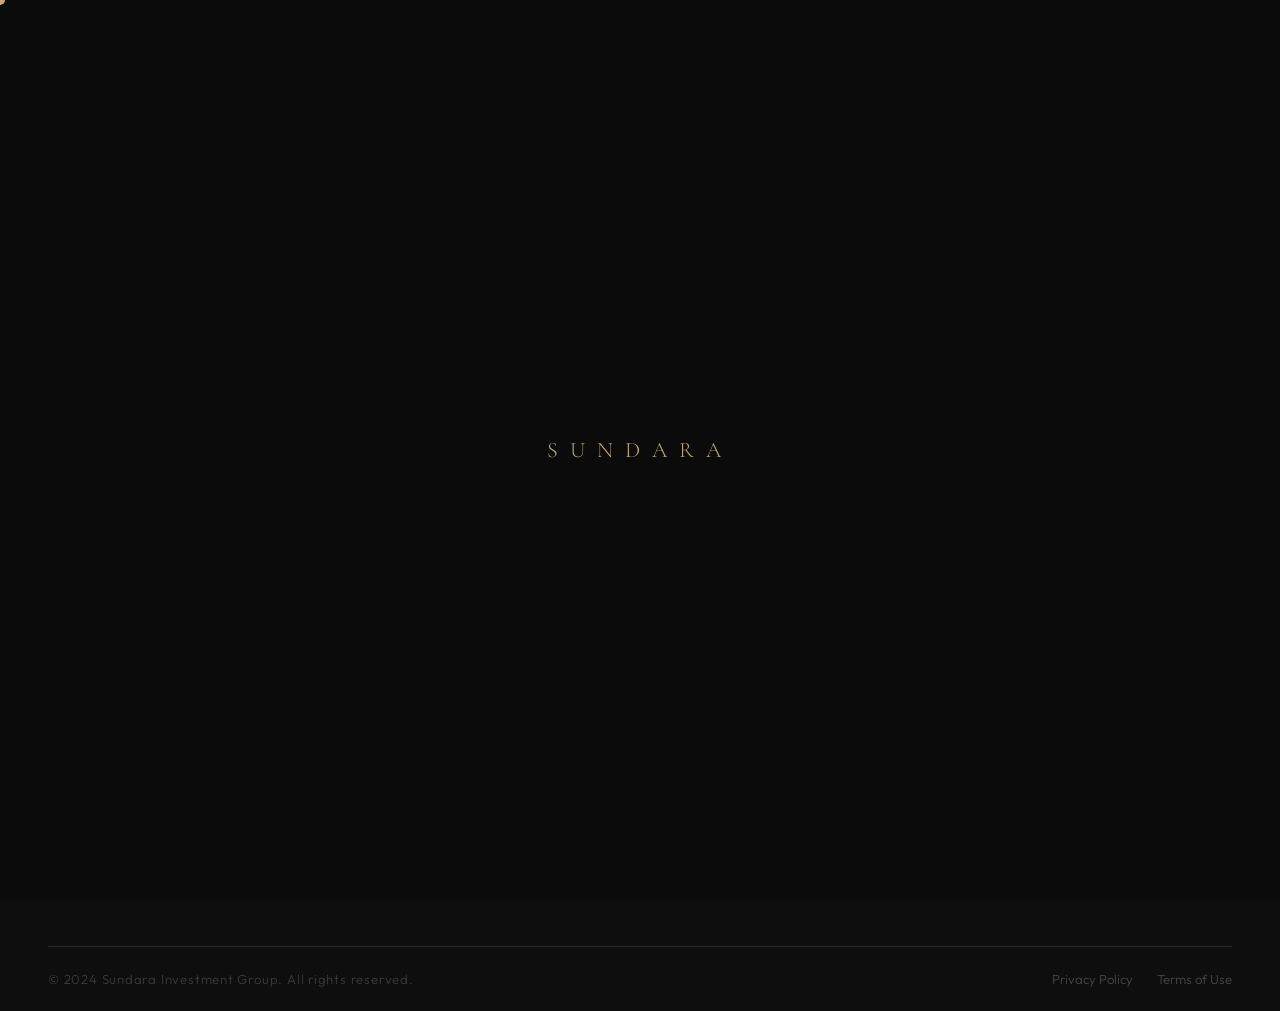
<file: villa.html>
<!DOCTYPE html>
<html lang="en">
<head>
  <meta charset="UTF-8">
  <meta name="viewport" content="width=device-width, initial-scale=1.0">
  <title>Villa — Sundara Investment Group</title>
  <link rel="preconnect" href="https://fonts.googleapis.com">
  <link rel="preconnect" href="https://fonts.gstatic.com" crossorigin>
  <link href="https://fonts.googleapis.com/css2?family=Cormorant+Garamond:ital,wght@0,300;0,400;1,300;1,400&family=Outfit:wght@300;400;500&display=swap" rel="stylesheet">
  <link rel="stylesheet" href="css/styles.css">
  <script src="js/villas.js"></script>
  <meta name="description" content="Villa Peacock — Luxury 3-bedroom tropical villa for rent in Umalas, Kerobokan, Bali. Private 10m pool, 60m² master suite, garden bungalow. Available as long-term lease or investment opportunity.">
  <style>
    /* ── Sticky bar — no reserved space in flow ──────────────── */
    #vdStickyWrap {
      position: fixed;
      top: 0;
      left: 0;
      right: 0;
      z-index: 150;
      height: 0;
      overflow: visible;
    }
    .vd-sticky-bar {
      position: fixed !important;
    }
    #vdThumbs {
      margin-top: 0 !important;
      padding-top: 0 !important;
    }
    .vd-body {
      margin-top: 0 !important;
      padding-top: 0 !important;
    }

    /* ── Mobile layout fixes ─────────────────────────────────── */
    @media (max-width: 768px) {
      .vd-body { padding-left: 0 !important; padding-right: 0 !important; overflow-x: hidden; }
      .vd-detail { max-width: 100%; }
      .vd-description { max-width: 100%; }
      .vd-specs-grid { width: 100%; max-width: 100%; box-sizing: border-box; }
      .vd-amenities { flex-wrap: wrap; }
      .vd-book-card { padding: 24px 20px; }
      .vd-sticky-bar { gap: 4px; padding: 0 16px; }
      .vd-sticky-name { font-size: 12px; overflow: hidden; text-overflow: ellipsis; white-space: nowrap; max-width: 38vw; }
      .vd-sticky-price { font-size: 11px; white-space: nowrap; }
    }
    @media (max-width: 600px) {
      .vd-hero-price { font-size: 13px !important; white-space: normal !important; }
    }
    @media (max-width: 768px) {
      #vdInfo,
      #vdBooking {
        padding-left: 20px;
        padding-right: 20px;
        box-sizing: border-box;
        width: 100%;
      }
      .vd-specs-grid {
        display: grid;
        grid-template-columns: 1fr 1fr;
        width: 100%;
        box-sizing: border-box;
        gap: 1px;
      }
      .vd-section-label {
        text-align: left;
      }
      .vd-description {
        width: 100%;
        box-sizing: border-box;
      }
    }

    @media (max-width: 768px) {
      #vdInfo {
        padding-left: 0;
        padding-right: 0;
        width: 100%;
        box-sizing: border-box;
      }
      #vdBooking {
        padding-left: 0;
        padding-right: 0;
        width: 100%;
        box-sizing: border-box;
      }
      .vd-description {
        max-width: 100%;
        width: 100%;
        box-sizing: border-box;
      }
      .vd-specs-grid {
        width: 100%;
        box-sizing: border-box;
        margin-left: 0;
        margin-right: 0;
      }
      .vd-section-label { width: 100%; }
      .vd-amenities {
        width: 100%;
        box-sizing: border-box;
      }
    }

    /* ── Carousel ─────────────────────────────────────────────── */
    #vdCarousel {
      width: 100vw;
      position: relative;
      left: 50%;
      transform: translateX(-50%);
      overflow: hidden;
    }
    .vd-carousel-wrap {
      width: 100%;
      height: clamp(600px, 78vh, 960px);
      overflow: hidden;
      position: relative;
      background: #0a0a0a;
      margin-bottom: 0;
    }
    @media (max-width: 768px) {
      .vd-carousel-wrap {
        height: 100vw;
        min-height: 320px;
        max-height: 520px;
      }
    }
    @media (max-width: 768px) {
      #vdCarousel {
        width: 100vw;
        left: 50%;
        transform: translateX(-50%);
        overflow: hidden;
      }
      .vd-carousel-wrap { width: 100%; }
      .vd-carousel-track { width: 100%; }
      .vd-carousel-slide { width: 100%; flex: 0 0 100%; }
      .vd-carousel-slide img {
        width: 100%;
        height: 100%;
        object-fit: cover;
        object-position: center;
      }
    }
    .vd-carousel-track {
      display: flex;
      height: 100%;
      transition: transform 0.4s ease;
      will-change: transform;
    }
    .vd-carousel-slide {
      flex: 0 0 100%;
      min-width: 0;
      height: 100%;
      overflow: hidden;
    }
    .vd-carousel-slide img {
      width: 100%;
      height: 100%;
      object-fit: cover;
      object-position: center center;
      display: block;
    }
    .vd-car-btn {
      position: absolute;
      top: 50%;
      transform: translateY(-50%);
      width: 48px;
      height: 48px;
      border-radius: 50%;
      background: rgba(184,146,42,0.88);
      border: none;
      color: #fff;
      font-size: 24px;
      line-height: 1;
      cursor: pointer;
      display: flex;
      align-items: center;
      justify-content: center;
      transition: background 0.2s, transform 0.15s;
      z-index: 10;
      box-shadow: 0 3px 14px rgba(0,0,0,0.45);
      padding: 0;
    }
    .vd-car-btn:hover { background: #B8922A; transform: translateY(-50%) scale(1.06); }
    .vd-car-btn.prev { left: 18px; }
    .vd-car-btn.next { right: 18px; }
    @media (max-width: 640px) {
      .vd-car-btn { width: 38px; height: 38px; font-size: 18px; }
      .vd-car-btn.prev { left: 10px; }
      .vd-car-btn.next { right: 10px; }
    }
    .vd-carousel-dots {
      position: absolute;
      bottom: 18px;
      left: 50%;
      transform: translateX(-50%);
      display: flex;
      gap: 8px;
      z-index: 10;
    }
    .vd-carousel-dot {
      width: 8px;
      height: 8px;
      border-radius: 50%;
      background: rgba(255,255,255,0.35);
      cursor: pointer;
      transition: background 0.25s, transform 0.25s;
      border: none;
      padding: 0;
      flex-shrink: 0;
    }
    .vd-carousel-dot.active { background: #B8922A; transform: scale(1.3); }
    .vd-carousel-counter {
      position: absolute;
      top: 14px;
      right: 16px;
      font-family: 'Outfit', sans-serif;
      font-size: 11px;
      font-weight: 400;
      letter-spacing: 0.1em;
      color: rgba(255,255,255,0.9);
      background: rgba(0,0,0,0.55);
      padding: 4px 12px;
      border-radius: 20px;
      z-index: 10;
    }

    /* ── Section centering ────────────────────────────────────── */
    #vdInfo {
      max-width: 900px;
      margin-left: auto;
      margin-right: auto;
      box-sizing: border-box;
      padding-top: 0;
      margin-top: 0;
    }

    /* ── Lease price rows (Villa Peacock booking card) ─────────── */
    .vd-lease-block {
      margin-top: 16px;
      padding-top: 16px;
      border-top: 1px solid rgba(198,169,107,0.12);
    }
    .vd-lease-title {
      font-family: 'Outfit', sans-serif;
      font-size: 9px;
      font-weight: 500;
      letter-spacing: 0.16em;
      text-transform: uppercase;
      color: rgba(255,255,255,0.35);
      margin: 0 0 10px;
    }
    .vd-lease-row {
      display: flex;
      justify-content: space-between;
      align-items: center;
      padding: 9px 0;
      border-bottom: 1px solid rgba(255,255,255,0.05);
    }
    .vd-lease-row:last-child { border-bottom: none; }
    .vd-lease-label {
      font-family: 'Outfit', sans-serif;
      font-size: 11px;
      font-weight: 400;
      color: rgba(255,255,255,0.5);
    }
    .vd-lease-price {
      font-family: 'Cormorant Garamond', serif;
      font-size: 17px;
      font-weight: 300;
      color: #C6A96B;
      letter-spacing: -0.01em;
      transition: opacity 0.2s, transform 0.2s;
    }
    .vd-lease-price.updating { opacity: 0; transform: scale(0.95); }

    .vd-roi-block {
      background: #ffffff;
      border: 1px solid rgba(198,169,107,0.25);
      border-radius: 12px;
      padding: 28px 32px;
      margin-top: 48px;
      margin-bottom: 0;
    }
    .vd-roi-title {
      font-family: 'Outfit', sans-serif;
      font-size: 9px;
      font-weight: 500;
      letter-spacing: 0.22em;
      text-transform: uppercase;
      color: #C6A96B;
      margin: 0 0 20px;
    }
    .vd-roi-grid {
      display: grid;
      grid-template-columns: repeat(3, 1fr);
      gap: 16px;
      margin-bottom: 20px;
    }
    @media (max-width: 600px) {
      .vd-roi-grid {
        grid-template-columns: 1fr;
        gap: 12px;
      }
    }
    .vd-roi-item {
      display: flex;
      flex-direction: column;
      gap: 6px;
      padding: 16px;
      background: #FAFAF7;
      border-radius: 8px;
      border: 1px solid rgba(198,169,107,0.12);
    }
    .vd-roi-val {
      font-family: 'Cormorant Garamond', serif;
      font-size: 28px;
      font-weight: 300;
      color: #C6A96B;
      line-height: 1;
    }
    .vd-roi-lbl {
      font-family: 'Outfit', sans-serif;
      font-size: 10px;
      font-weight: 400;
      color: #8A8278;
      letter-spacing: 0.06em;
    }
    .vd-roi-note {
      font-family: 'Outfit', sans-serif;
      font-size: 12px;
      font-weight: 300;
      color: #6B6560;
      line-height: 1.7;
      margin: 0;
      padding-top: 16px;
      border-top: 1px solid rgba(198,169,107,0.12);
    }
  </style>
</head>
<body>

<div id="cursor"></div>

<div id="mobile-menu" style="
  display: none;
  position: fixed;
  inset: 0;
  width: 100%;
  height: 100%;
  background: #0d0d0d;
  z-index: 999;
  flex-direction: column;
  justify-content: center;
  align-items: flex-start;
  padding: 40px 32px 48px;
  overflow-y: auto;
">
  <button onclick="closeMobileMenu()" style="position:fixed;top:18px;right:18px;width:38px;height:38px;border-radius:50%;background:rgba(198,169,107,0.15);border:1px solid rgba(198,169,107,0.4);color:#C6A96B;font-size:20px;cursor:pointer;z-index:1001;display:flex;align-items:center;justify-content:center;">×</button>
  <nav style="display:flex;flex-direction:column;width:100%;margin-top:40px;margin-bottom:40px;gap:0;">
    <a href="rentals.html" onclick="closeMobileMenu()" style="font-family:'Cormorant Garamond',serif;font-size:28px;font-weight:300;color:#F5F5F5;text-decoration:none;padding:16px 0;border-bottom:1px solid rgba(255,255,255,0.07);display:block;"><span class="lang-en-inline">Rentals</span><span class="lang-fr-inline">Locations</span></a>
    <a href="invest.html" onclick="closeMobileMenu()" style="font-family:'Cormorant Garamond',serif;font-size:28px;font-weight:300;color:#F5F5F5;text-decoration:none;padding:16px 0;border-bottom:1px solid rgba(255,255,255,0.07);display:block;"><span class="lang-en-inline">Invest</span><span class="lang-fr-inline">Investir</span></a>
    <a href="simulator.html" onclick="closeMobileMenu()" style="font-family:'Cormorant Garamond',serif;font-size:28px;font-weight:300;color:#F5F5F5;text-decoration:none;padding:16px 0;border-bottom:1px solid rgba(255,255,255,0.07);display:block;"><span class="lang-en-inline">Simulator</span><span class="lang-fr-inline">Simulateur</span></a>
    <a href="index.html#positioning" onclick="closeMobileMenu()" style="font-family:'Cormorant Garamond',serif;font-size:28px;font-weight:300;color:#F5F5F5;text-decoration:none;padding:16px 0;border-bottom:1px solid rgba(255,255,255,0.07);display:block;"><span class="lang-en-inline">Philosophy</span><span class="lang-fr-inline">Philosophie</span></a>
    <a href="blog.html" onclick="closeMobileMenu()" style="font-family:'Cormorant Garamond',serif;font-size:28px;font-weight:300;color:#F5F5F5;text-decoration:none;padding:16px 0;border-bottom:1px solid rgba(255,255,255,0.07);display:block;"><span class="lang-en-inline">Insights</span><span class="lang-fr-inline">Insights</span></a>
  </nav>
  <div style="display:flex;align-items:center;gap:16px;margin-bottom:28px;">
    <button onclick="setLang('en'); closeMobileMenu();" style="background:none;border:none;font-family:'Outfit',sans-serif;font-size:11px;font-weight:500;letter-spacing:0.2em;text-transform:uppercase;color:#C6A96B;cursor:pointer;padding:4px 0;">EN</button>
    <span style="color:rgba(255,255,255,0.15);font-size:11px">/</span>
    <button onclick="setLang('fr'); closeMobileMenu();" style="background:none;border:none;font-family:'Outfit',sans-serif;font-size:11px;font-weight:500;letter-spacing:0.2em;text-transform:uppercase;color:rgba(255,255,255,0.35);cursor:pointer;padding:4px 0;">FR</button>
  </div>
  <a href="contact.html" onclick="closeMobileMenu()" style="display:inline-block;font-family:'Outfit',sans-serif;font-size:10px;font-weight:500;letter-spacing:0.22em;text-transform:uppercase;color:#131313;background:#C6A96B;padding:15px 32px;text-decoration:none;border-radius:6px;transition:background 0.3s;"><span class="lang-en-inline">Enquire →</span><span class="lang-fr-inline">Contact →</span></a>
</div>

<!-- ─── LOADING ─── -->
<div class="vd-loading" id="vdLoading">
  <span class="vd-loading-text">SUNDARA</span>
</div>

<!-- ─── NAV ─── -->
<header id="nav" role="banner">
  <div class="container">
    <div class="nav-inner">
      <!-- Logo -->
      <a href="index.html" class="nav-logo" aria-label="Sundara Investment Group">
        <span class="nav-logo-name">SUNDARA</span>
        <span class="nav-logo-dot" aria-hidden="true"></span>
        <span class="nav-logo-sub">Investment Group</span>
      </a>

      <!-- Center links -->
      <ul class="nav-links" role="list">
        <li><a href="rentals.html"><span class="lang-en-inline">Rentals</span><span class="lang-fr-inline">Locations</span></a></li>
        <li><a href="invest.html"><span class="lang-en-inline">Invest</span><span class="lang-fr-inline">Investir</span></a></li>
        <li><a href="index.html#positioning"><span class="lang-en-inline">Philosophy</span><span class="lang-fr-inline">Philosophie</span></a></li>
        <li><a href="blog.html"><span class="lang-en-inline">Insights</span><span class="lang-fr-inline">Insights</span></a></li>
      </ul>

      <!-- Right side -->
      <div class="nav-right">
        <button class="nav-lang" id="langToggle" onclick="toggleLang()" aria-label="Toggle language">
          <span class="active-lang" id="langEN">EN</span>
          <span style="opacity:0.3">/</span>
          <span id="langFR">FR</span>
        </button>
        <a href="contact.html" class="nav-cta">
          <span class="lang-en-inline">Enquire</span>
          <span class="lang-fr-inline">Contact</span>
        </a>
        <button class="nav-hamburger" id="hamburger" onclick="openMobileMenu()" aria-label="Open menu" aria-expanded="false">
          <span></span><span></span><span></span>
        </button>
      </div>
    </div>
  </div>
</header>

<!-- ─── HERO (injected by JS) ─── -->
<div id="vdHeroWrap"></div>

<!-- ─── STICKY BAR (injected by JS) ─── -->
<div id="vdStickyWrap"></div>

<!-- ─── THUMBNAIL STRIP (injected by JS) ─── -->
<div id="vdThumbs"></div>

<!-- ─── BODY ─── -->
<div class="vd-body">
  <div class="vd-detail">
    <div id="vdInfo"></div>
    <div id="vdBooking"></div>
  </div>
  <div id="vdCarousel"></div>
  <div class="vd-related" id="vdRelated"></div>
</div>

<!-- CTA SECTION -->
<section style="
  position: relative;
  padding: 100px 5%;
  text-align: center;
  background: #111111;
  border-top: 1px solid rgba(198,169,107,0.12);
">
  <p style="
    font-family:'Outfit',sans-serif;
    font-size:10px;font-weight:500;
    letter-spacing:0.26em;text-transform:uppercase;
    color:#C6A96B;margin:0 0 20px;
  ">
    <span class="lang-en-inline">Private Investment</span>
    <span class="lang-fr-inline">Investissement Privé</span>
  </p>
  <h2 style="
    font-family:'Cormorant Garamond',serif;
    font-size:clamp(28px,4vw,52px);font-weight:300;
    color:#f2f2f2;line-height:1.1;
    margin:0 0 32px;letter-spacing:-0.01em;
  ">
    <span class="lang-en-inline">Interested in this property?</span>
    <span class="lang-fr-inline">Cette propriété vous intéresse ?</span>
  </h2>
  <div style="display:flex;gap:14px;justify-content:center;flex-wrap:wrap;">
    <a href="https://wa.me/6281215597625" target="_blank" rel="noopener" style="
      display:inline-flex;align-items:center;justify-content:center;
      min-height:52px;padding:0 32px;
      background:#C6A96B;color:#111111;
      font-family:'Outfit',sans-serif;font-size:11px;
      font-weight:600;letter-spacing:0.16em;text-transform:uppercase;
      text-decoration:none;border-radius:8px;
      border:1px solid rgba(171,144,86,0.3);
      box-shadow:0 12px 28px rgba(198,169,107,0.25);
      transition:all 0.3s;
    ">
      <span class="lang-en-inline">Book a Visit →</span>
      <span class="lang-fr-inline">Demander une visite →</span>
    </a>
    <a href="contact.html?type=investment" style="
      display:inline-flex;align-items:center;justify-content:center;
      min-height:52px;padding:0 32px;
      background:transparent;color:rgba(255,255,255,0.78);
      font-family:'Outfit',sans-serif;font-size:11px;
      font-weight:500;letter-spacing:0.14em;text-transform:uppercase;
      text-decoration:none;border-radius:8px;
      border:1px solid rgba(255,255,255,0.2);
      transition:all 0.3s;
    ">
      <span class="lang-en-inline">Investor Enquiry →</span>
      <span class="lang-fr-inline">Demande investisseur →</span>
    </a>
  </div>
  <p style="margin-top:20px;font-family:'Outfit',sans-serif;font-size:10px;color:rgba(255,255,255,0.25);letter-spacing:0.08em;">
    <span class="lang-en-inline">Response within 48h · Confidential</span>
    <span class="lang-fr-inline">Réponse sous 48h · Confidentiel</span>
  </p>
</section>

<!-- FOOTER -->
<footer id="footer" role="contentinfo">
  <div class="container">
    <div class="footer-inner">
      <div class="footer-brand">
        <a href="index.html" class="footer-logo" aria-label="Sundara Investment Group">
          <span class="footer-logo-name">SUNDARA</span>
          <span class="nav-logo-dot" aria-hidden="true" style="margin-bottom:4px;"></span>
        </a>
        <p class="footer-tagline">
          <span class="lang-en-inline">Private real estate investment in Bali. Curated acquisitions. Managed returns. Exclusive access.</span>
          <span class="lang-fr-inline">Investissement immobilier privé à Bali. Acquisitions curatées. Rendements gérés. Accès exclusif.</span>
        </p>
      </div>
      <div>
        <p class="footer-heading">
          <span class="lang-en-inline">Navigation</span>
          <span class="lang-fr-inline">Navigation</span>
        </p>
        <ul class="footer-links" role="list">
          <li><a href="rentals.html"><span class="lang-en-inline">Rentals</span><span class="lang-fr-inline">Locations</span></a></li>
          <li><a href="invest.html"><span class="lang-en-inline">Invest</span><span class="lang-fr-inline">Investir</span></a></li>
          <li><a href="index.html#positioning"><span class="lang-en-inline">Philosophy</span><span class="lang-fr-inline">Philosophie</span></a></li>
          <li><a href="blog.html"><span class="lang-en-inline">Insights</span><span class="lang-fr-inline">Insights</span></a></li>
          <li><a href="contact.html"><span class="lang-en-inline">Enquire</span><span class="lang-fr-inline">Contact</span></a></li>
        </ul>
      </div>
      <div class="footer-legal">
        <p class="footer-heading">
          <span class="lang-en-inline">Legal</span>
          <span class="lang-fr-inline">Mentions Légales</span>
        </p>
        <p>
          <span class="lang-en-inline">Sundara Investment Group is not a licensed financial institution. All investment activities are conducted through appropriate legal structures in Indonesia.</span>
          <span class="lang-fr-inline">Sundara Investment Group n'est pas un établissement financier agréé. Toutes les activités d'investissement sont menées par des structures juridiques appropriées en Indonésie.</span>
        </p>
      </div>
    </div>
    <div class="footer-bottom">
      <span class="footer-copyright">
        © 2024 Sundara Investment Group.
        <span class="lang-en-inline">All rights reserved.</span>
        <span class="lang-fr-inline">Tous droits réservés.</span>
      </span>
      <div class="footer-bottom-links">
        <a href="#"><span class="lang-en-inline">Privacy Policy</span><span class="lang-fr-inline">Politique de Confidentialité</span></a>
        <a href="#"><span class="lang-en-inline">Terms of Use</span><span class="lang-fr-inline">Conditions d'utilisation</span></a>
      </div>
    </div>
  </div>
</footer>

<script src="js/lang.js"></script>
<script src="js/animations.js"></script>
<script>
/* ── REVEAL OBSERVER ──────────────────────────────────────────────── */
const rvIO = new IntersectionObserver(entries => {
  entries.forEach(e => {
    if (e.isIntersecting) { e.target.classList.add('visible'); rvIO.unobserve(e.target); }
  });
}, { threshold: 0.06, rootMargin: '0px 0px -30px 0px' });

/* ── BUILD HERO ───────────────────────────────────────────────────── */
function buildHero(v, lang) {
  const fr     = lang === 'fr';
  const name   = fr ? v.name.fr  : v.name.en;
  const suffix = fr ? (v.suffix ? v.suffix.fr : ' / nuit') : (v.suffix ? v.suffix.en : ' / night');
  const fromLbl = fr ? 'À partir de' : 'From';
  const specs  = fr
    ? v.bedrooms + ' chambres · Piscine privée · ' + v.sqm + ' m²'
    : v.bedrooms + ' bedrooms · Private pool · ' + v.sqm + ' sqm';

  const usd = getMainUsd(v);
  const idr = getMainIdr(v);

  document.getElementById('vdHeroWrap').innerHTML =
    '<section class="vd-hero" id="vdHero">' +
      '<div class="vd-hero-bg" id="vdHeroBg" style="background-image:url(' + v.cover + ')"></div>' +
      '<div class="vd-hero-overlay"></div>' +
      '<div class="vd-hero-content">' +
        '<p class="vd-hero-location">' + v.location + '</p>' +
        '<h1 class="vd-hero-name">' + name + '</h1>' +
        '<p class="vd-hero-specs">' + specs + '</p>' +
        '<div class="vd-hero-price-wrap">' +
          '<span class="vd-hero-price-label">' + fromLbl + '</span>' +
          '<span class="vd-hero-price" data-price-usd="' + usd + '"' +
            (idr ? ' data-price-idr="' + idr + '"' : '') +
            ' data-suffix="' + suffix + '">' +
            fmtPrice(usd, activeCur, idr) + suffix +
          '</span>' +
        '</div>' +
      '</div>' +
    '</section>';

  const ctaLbl = fr ? 'Vérifier →' : 'Check Availability →';
  const stickyCtaHref = v.cta_href || ('contact.html?type=rental&villa=' + v.id);
  const stickyCtaExtra = v.cta_href ? ' target="_blank" rel="noopener"' : '';
  document.getElementById('vdStickyWrap').innerHTML =
    '<div class="vd-sticky-bar" id="vdStickyBar">' +
      '<span class="vd-sticky-name">' + name + '</span>' +
      '<div class="vd-sticky-right">' +
        '<span class="vd-sticky-price" data-price-usd="' + usd + '"' +
          (idr ? ' data-price-idr="' + idr + '"' : '') +
          ' data-suffix="' + suffix + '">' +
          fmtPrice(usd, activeCur, idr) + suffix +
        '</span>' +
        '<a href="' + stickyCtaHref + '" class="vd-sticky-btn"' + stickyCtaExtra + '>' + ctaLbl + '</a>' +
      '</div>' +
    '</div>';

  const heroEl   = document.getElementById('vdHero');
  const stickyEl = document.getElementById('vdStickyBar');
  const heroObs  = new IntersectionObserver(entries => {
    stickyEl.classList.toggle('visible', !entries[0].isIntersecting);
  }, { threshold: 0, rootMargin: '-70px 0px 0px 0px' });
  heroObs.observe(heroEl);
}

/* ── BUILD THUMBS ─────────────────────────────────────────────────── */
function buildThumbs(v) {
  if (v.images && v.images.length > 1) return;
  const wrap   = document.getElementById('vdThumbs');
  wrap.className = 'vd-thumbs';
  wrap.innerHTML = '';
  const heroBg = document.getElementById('vdHeroBg');

  v.images.forEach((src, i) => {
    const div = document.createElement('div');
    div.className = 'vd-thumb' + (i === 0 ? ' active' : '');
    div.innerHTML = '<img src="' + src + '" alt="' + v.name.en + ' ' + (i + 1) + '" loading="lazy">';
    div.addEventListener('click', () => {
      if (heroBg) heroBg.style.backgroundImage = 'url(' + src + ')';
      wrap.querySelectorAll('.vd-thumb').forEach(t => t.classList.remove('active'));
      div.classList.add('active');
    });
    wrap.appendChild(div);
  });
}

/* ── BUILD CAROUSEL ───────────────────────────────────────────────── */
function buildCarousel(v) {
  const wrap = document.getElementById('vdCarousel');
  if (!wrap || !v.images || !v.images.length) return;

  const imgs = v.images;
  let cur = 0;

  const slides = imgs.map((src, i) =>
    '<div class="vd-carousel-slide"><img src="' + src + '" alt="' + (v.name.en || '') + ' ' + (i + 1) + '" loading="' + (i === 0 ? 'eager' : 'lazy') + '"></div>'
  ).join('');

  const dots = imgs.map((_, i) =>
    '<button class="vd-carousel-dot' + (i === 0 ? ' active' : '') + '" onclick="vdCarGo(' + i + ')" aria-label="Image ' + (i + 1) + '"></button>'
  ).join('');

  wrap.innerHTML =
    '<div class="vd-carousel-wrap">' +
      '<div class="vd-carousel-track" id="vdCTrack">' + slides + '</div>' +
      '<button class="vd-car-btn prev" onclick="vdCarNav(-1)" aria-label="Previous">&#8249;</button>' +
      '<button class="vd-car-btn next" onclick="vdCarNav(1)" aria-label="Next">&#8250;</button>' +
      '<div class="vd-carousel-dots" id="vdCDots">' + dots + '</div>' +
      '<span class="vd-carousel-counter" id="vdCCount">1 / ' + imgs.length + '</span>' +
    '</div>';

  function goTo(n) {
    cur = ((n % imgs.length) + imgs.length) % imgs.length;
    document.getElementById('vdCTrack').style.transform = 'translateX(-' + (cur * 100) + '%)';
    document.querySelectorAll('.vd-carousel-dot').forEach((d, i) => d.classList.toggle('active', i === cur));
    const counter = document.getElementById('vdCCount');
    if (counter) counter.textContent = (cur + 1) + ' / ' + imgs.length;
  }

  window.vdCarNav = function(dir) { goTo(cur + dir); };
  window.vdCarGo  = function(n)   { goTo(n); };

  let txStart = 0;
  const cWrap = wrap.querySelector('.vd-carousel-wrap');
  cWrap.addEventListener('touchstart', e => { txStart = e.touches[0].clientX; }, { passive: true });
  cWrap.addEventListener('touchend', e => {
    const diff = e.changedTouches[0].clientX - txStart;
    if (Math.abs(diff) > 40) goTo(cur + (diff < 0 ? 1 : -1));
  }, { passive: true });
}

/* ── BUILD DETAIL ─────────────────────────────────────────────────── */
function buildDetail(v, lang) {
  const fr = lang === 'fr';

  const suffix    = fr ? (v.suffix ? v.suffix.fr : ' / nuit') : (v.suffix ? v.suffix.en : ' / night');
  const desc      = fr ? v.desc.fr      : v.desc.en;
  const amenList  = fr ? v.amenities.fr : v.amenities.en;

  const aboutLbl  = fr ? 'À propos'         : 'About this villa';
  const specsLbl  = fr ? 'Caractéristiques' : 'Specifications';
  const amenLbl   = fr ? 'Équipements'       : 'Amenities';
  const bedLbl    = fr ? 'Chambres'               : 'Bedrooms';
  const bathLbl   = fr ? 'Salles de bain'         : 'Bathrooms';
  const sqmLbl    = fr ? 'Surface'                : 'Area';
  const poolLbl   = fr ? 'Piscine'                : 'Pool';
  const fromLbl   = fr ? 'À partir de'       : 'From';
  const nightLbl  = fr ? (v.period ? v.period.fr : 'par nuit') : (v.period ? v.period.en : 'per night');
  const ctaLbl    = fr ? 'Demander la disponibilité →' : 'Check Availability →';
  const noteLbl   = fr ? 'Réponse garantie sous 48h · Service confidentiel'
                       : '48h guaranteed response · Confidential service';
  const bedsRow   = fr ? 'Chambres'            : 'Bedrooms';
  const bathRow   = fr ? 'Salles de bain'      : 'Bathrooms';
  const sqmRow    = fr ? 'Surface'             : 'Area';
  const typeRow   = fr ? 'Type de séjour' : 'Stay type';
  const typeVal   = v.type === 'short-term'
    ? (fr ? 'Court séjour' : 'Short-term')
    : (fr ? 'Long séjour'  : 'Long-term');

  const amenItems = amenList.map(a => '<div class="vd-amenity">' + a + '</div>').join('');

  document.getElementById('vdInfo').innerHTML =
    '<div class="reveal">' +
      '<p class="vd-section-label">' + aboutLbl + '</p>' +
      '<p class="vd-description">' + desc + '</p>' +
      (function() {
        const bestLease = getBestLease(v);
        if (!bestLease) return '';
        const leaseNoteEn = bestLease.label.en + ' at IDR\u00a0' +
          bestLease.price_idr.toLocaleString('id-ID') +
          ' (approx. $' + Math.round(bestLease.price_idr / 15800).toLocaleString('en-US') +
          '). Estimated net revenue after operating costs\u00a0: ~$53,000\/yr. ' +
          'Fully furnished and operational from day one. ' +
          'Projections are provided for indicative purposes only and do not constitute investment advice.';
        const leaseNoteFr = bestLease.label.fr + ' \u00e0 IDR\u00a0' +
          bestLease.price_idr.toLocaleString('id-ID') +
          ' (\u2248 ' + Math.round(bestLease.price_idr / 15800).toLocaleString('fr-FR') +
          '\u00a0USD). Revenus nets estim\u00e9s apr\u00e8s charges\u00a0: ~53\u00a0000 USD\/an. ' +
          'Enti\u00e8rement meubl\u00e9e, op\u00e9rationnelle d\u00e8s le premier jour. ' +
          'Ces projections sont fournies \u00e0 titre indicatif et ne constituent pas un conseil en investissement.';
        return '<div class="vd-roi-block">' +
          '<p class="vd-roi-title">' +
            (fr ? 'Potentiel d\u2019investissement' : 'Investment Potential') +
          '</p>' +
          '<div class="vd-roi-grid">' +
            '<div class="vd-roi-item">' +
              '<span class="vd-roi-val">$76K \u2013 $130K</span>' +
              '<span class="vd-roi-lbl">' + (fr ? 'Revenu brut estim\u00e9 / an' : 'Est. gross revenue / yr') + '</span>' +
            '</div>' +
            '<div class="vd-roi-item">' +
              '<span class="vd-roi-val">70\u201380%</span>' +
              '<span class="vd-roi-lbl">' + (fr ? 'Taux d\u2019occupation moyen' : 'Avg occupancy rate') + '</span>' +
            '</div>' +
            '<div class="vd-roi-item">' +
              '<span class="vd-roi-val">15\u201320%</span>' +
              '<span class="vd-roi-lbl">' + (fr ? 'ROI net annuel estim\u00e9' : 'Est. net annual ROI') + '</span>' +
            '</div>' +
          '</div>' +
          '<p class="vd-roi-note">' + (fr ? leaseNoteFr : leaseNoteEn) + '</p>' +
        '</div>';
      })() +
    '</div>' +
    '<div class="reveal">' +
      '<p class="vd-section-label">' + specsLbl + '</p>' +
      '<div class="vd-specs-grid">' +
        '<div class="vd-spec"><p class="vd-spec-val">' + v.bedrooms  + '</p><p class="vd-spec-key">' + bedLbl  + '</p></div>' +
        '<div class="vd-spec"><p class="vd-spec-val">' + v.bathrooms + '</p><p class="vd-spec-key">' + bathLbl + '</p></div>' +
        '<div class="vd-spec"><p class="vd-spec-val">' + v.sqm       + '</p><p class="vd-spec-key">' + sqmLbl + ' m²</p></div>' +
        '<div class="vd-spec"><p class="vd-spec-val">✔</p><p class="vd-spec-key">' + poolLbl + '</p></div>' +
      '</div>' +
    '</div>' +
    '<div class="reveal">' +
      '<p class="vd-section-label">' + amenLbl + '</p>' +
      '<div class="vd-amenities">' + amenItems + '</div>' +
    '</div>';

  const usd = getMainUsd(v);
  const idr = getMainIdr(v);

  const leaseBlock = (v.leases && v.leases.length) ? (function() {
    const leasesLbl = fr ? ‘Options d\u2019achat’ : ‘Lease Options’;
    const rows = v.leases.map(function(l) {
      const lbl = fr ? l.label.fr : l.label.en;
      const usdVal = l.price_idr / 15800;
      return ‘<div class="vd-lease-row">’ +
        ‘<span class="vd-lease-label">’ + lbl + ‘</span>’ +
        ‘<span class="vd-lease-price" data-price-usd="’ + usdVal + ‘"’ +
          ‘ data-price-idr="’ + l.price_idr + ‘"’ +
          ‘ data-suffix="">’ + fmtPrice(usdVal, activeCur, l.price_idr) + ‘</span>’ +
      ‘</div>’;
    }).join(‘’);
    return ‘<div class="vd-lease-block">’ +
      ‘<p class="vd-lease-title">’ + leasesLbl + ‘</p>’ +
      rows +
    ‘</div>’;
  })() : ‘’;

  document.getElementById('vdBooking').innerHTML =
    '<div class="vd-book-card reveal">' +
      '<p class="vd-book-price-label">' + fromLbl + '</p>' +
      '<p class="vd-book-price" data-price-usd="' + usd + '"' +
        (idr ? ' data-price-idr="' + idr + '"' : '') +
        ' data-suffix="">' +
        fmtPrice(usd, activeCur, idr) +
      '</p>' +
      '<p class="vd-book-price-night">' + nightLbl + '</p>' +
      '<div class="vd-book-divider"></div>' +
      '<div class="vd-book-row"><span class="vd-book-row-label">' + bedsRow  + '</span><span class="vd-book-row-val">' + v.bedrooms  + '</span></div>' +
      '<div class="vd-book-row"><span class="vd-book-row-label">' + bathRow  + '</span><span class="vd-book-row-val">' + v.bathrooms + '</span></div>' +
      '<div class="vd-book-row"><span class="vd-book-row-label">' + sqmRow   + '</span><span class="vd-book-row-val">' + v.sqm + ' m²</span></div>' +
      '<div class="vd-book-row"><span class="vd-book-row-label">' + typeRow  + '</span><span class="vd-book-row-val">' + typeVal + '</span></div>' +
      '<div class="vd-book-divider"></div>' +
      leaseBlock +
      '<a href="' + (v.cta_href || ('contact.html?type=rental&villa=' + v.id)) + '" class="vd-book-cta"' + (v.cta_href ? ' target="_blank" rel="noopener"' : '') + ' style="margin-top:16px">' + ctaLbl + '</a>' +
      '<p class="vd-book-note">' + noteLbl + '</p>' +
    '</div>';

  document.querySelectorAll('#vdInfo .reveal, #vdBooking .reveal').forEach(el => rvIO.observe(el));
}

/* ── BUILD RELATED ────────────────────────────────────────────────── */
function buildRelated(currentId, lang) {
  const fr     = lang === 'fr';
  const others = VILLAS.filter(v => v.id !== currentId);
  if (!others.length) return;

  const titleText = fr ? 'Autres villas disponibles' : 'Other available villas';
  const fromLbl   = fr ? 'À partir de' : 'From';
  const ctaLbl    = fr ? 'Vérifier disponibilités →' : 'Check Availability →';
  const viewLbl   = fr ? 'Voir les détails →' : 'View Details →';

  const wrap = document.getElementById('vdRelated');
  wrap.innerHTML =
    '<h2 class="vd-related-title">' + titleText + '</h2>' +
    '<div class="rent-grid" id="relatedGrid"></div>';

  const grid = document.getElementById('relatedGrid');
  others.forEach(v => {
    const name    = fr ? v.name.fr : v.name.en;
    const badge   = fr ? v.badge.fr : v.badge.en;
    const suffix  = fr ? (v.suffix ? v.suffix.fr : ' / nuit') : (v.suffix ? v.suffix.en : ' / night');
    const specs   = fr
      ? v.bedrooms + ' chambres · Piscine privée · ' + v.sqm + ' m²'
      : v.bedrooms + ' bedrooms · Private pool · ' + v.sqm + ' sqm';
    const vusd = getMainUsd(v);
    const vidr = getMainIdr(v);

    const card = document.createElement('div');
    card.className = 'rv-card reveal';
    card.addEventListener('click', () => { window.location = 'villa.html?id=' + v.id; });

    card.innerHTML =
      '<div class="rv-card-img">' +
        '<img src="' + v.cover + '" alt="' + name + '" loading="lazy">' +
        '<span class="rv-card-badge ' + v.badge.cls + '">' + badge + '</span>' +
        '<div class="rv-card-overlay"><span class="rv-card-overlay-text">' + viewLbl + '</span></div>' +
      '</div>' +
      '<div class="rv-card-body">' +
        '<p class="rv-card-location">' + v.location + '</p>' +
        '<h3 class="rv-card-name">' + name + '</h3>' +
        '<p class="rv-card-specs">' + specs + '</p>' +
        '<p class="rv-card-price-label">' + fromLbl + '</p>' +
        '<p class="rv-card-price" data-price-usd="' + vusd + '"' +
          (vidr ? ' data-price-idr="' + vidr + '"' : '') +
          ' data-suffix="' + suffix + '">' +
          fmtPrice(vusd, activeCur, vidr) + suffix +
        '</p>' +
        '<a href="villa.html?id=' + v.id + '" class="rv-card-btn" onclick="event.stopPropagation()">' + ctaLbl + '</a>' +
      '</div>';

    grid.appendChild(card);
    rvIO.observe(card);
  });
}

/* ── BUILD SEO ────────────────────────────────────────────────────── */
function buildSEO(v, lang) {
  if (!v.seo) return;
  const fr = lang === 'fr';

  const title = fr ? v.seo.title.fr : v.seo.title.en;
  if (title) document.title = title;

  const desc = fr ? v.seo.description.fr : v.seo.description.en;
  if (desc) {
    let meta = document.querySelector('meta[name="description"]');
    if (!meta) {
      meta = document.createElement('meta');
      meta.name = 'description';
      document.head.appendChild(meta);
    }
    meta.content = desc;
  }

  const kw = v.seo.keywords ? (fr ? v.seo.keywords.fr : v.seo.keywords.en) : null;
  if (kw && kw.length) {
    let metaKw = document.querySelector('meta[name="keywords"]');
    if (!metaKw) {
      metaKw = document.createElement('meta');
      metaKw.name = 'keywords';
      document.head.appendChild(metaKw);
    }
    metaKw.content = kw.join(', ');
  }

  document.querySelectorAll('meta[property^="og:"]').forEach(m => m.remove());
  [
    ['og:title', title],
    ['og:description', desc],
    ['og:image', v.cover ? (window.location.origin + '/' + v.cover) : ''],
    ['og:type', 'website']
  ].forEach(function([prop, content]) {
    if (!content) return;
    const m = document.createElement('meta');
    m.setAttribute('property', prop);
    m.content = content;
    document.head.appendChild(m);
  });
}

/* ── INIT ─────────────────────────────────────────────────────────── */
async function init() {
  await loadVillas();
  syncCurBtns();

  const lang    = localStorage.getItem('sundara-lang') || 'en';
  const villaId = new URLSearchParams(window.location.search).get('id');
  const v       = VILLAS.find(x => x.id === villaId) || VILLAS[0];

  buildSEO(v, lang);
  buildHero(v, lang);
  buildThumbs(v);
  if (v.images && v.images.length > 1) buildCarousel(v);
  buildDetail(v, lang);
  buildRelated(v.id, lang);

  const loading = document.getElementById('vdLoading');
  setTimeout(() => {
    loading.classList.add('hidden');
    setTimeout(() => { loading.style.display = 'none'; }, 500);
  }, 300);
}

init();

/* ── Language rebuild hook ────────────────────────────────────── */
(function() {
  var _origSetLang = window.setLang;
  var villaId = new URLSearchParams(window.location.search).get('id');

  function rebuildForLang(lang) {
    var v = VILLAS.find(function(x) { return x.id === villaId; }) || VILLAS[0];
    buildHero(v, lang);
    buildDetail(v, lang);
    buildRelated(v.id, lang);
  }

  window.setLang = function(lang) {
    _origSetLang(lang);
    rebuildForLang(lang);
  };

  window.toggleLang = function() {
    var cur = localStorage.getItem('sundara-lang') || 'en';
    window.setLang(cur === 'en' ? 'fr' : 'en');
  };
})();
</script>



</body>
</html>
</file>
<file: css/styles.css>
/* ─── MOBILE OVERFLOW LOCK ─── */
html, body {
  overflow-x: hidden;
  max-width: 100%;
}

* {
  box-sizing: border-box;
}

/* ─── RESET & BASE ─── */
*, *::before, *::after { box-sizing: border-box; margin: 0; padding: 0; }

:root {
  --bg:         #FAFAF8;
  --text:       #1A1A1A;
  --text-sec:   #6B6B6B;
  --gold:       #C6A96B;
  --gold-dim:   rgba(198,169,107,0.12);
  --gold-dim2:  rgba(198,169,107,0.25);
  --surface:    #F2F0EC;
  --dark:       #131313;
  --dark-deep:  #0E0E0E;
  --white:      #F5F5F5;
  --font-serif: 'Cormorant Garamond', Georgia, serif;
  --font-sans:  'Outfit', system-ui, sans-serif;
}

html { scroll-behavior: smooth; }

body {
  background: var(--bg);
  color: var(--text);
  font-family: var(--font-sans);
  font-weight: 300;
  cursor: none;
  overflow-x: hidden;
}

/* ─── CUSTOM CURSOR ─── */
#cursor {
  position: fixed;
  top: 0; left: 0;
  width: 10px; height: 10px;
  background: var(--gold);
  border-radius: 50%;
  pointer-events: none;
  z-index: 9999;
  transform: translate(-50%,-50%);
  transition: transform 0.15s ease, width 0.25s ease, height 0.25s ease, opacity 0.25s ease;
  mix-blend-mode: normal;
}
#cursor.expand { width: 40px; height: 40px; opacity: 0.3; }
@media (hover: none), (pointer: coarse) {
  #cursor { display: none; }
  body { cursor: auto; }
}

/* ─── TYPOGRAPHY SCALE ─── */
.eyebrow {
  font-family: var(--font-sans);
  font-weight: 400;
  font-size: 0.82rem;
  letter-spacing: 0.25em;
  text-transform: uppercase;
  color: var(--gold);
}

.display-hero {
  font-family: var(--font-serif);
  font-weight: 300;
  font-size: clamp(52px, 8vw, 108px);
  line-height: 1.0;
  letter-spacing: -0.02em;
}

.display-lg {
  font-family: var(--font-serif);
  font-weight: 300;
  font-size: clamp(36px, 5vw, 72px);
  line-height: 1.1;
  letter-spacing: -0.01em;
}

.display-md {
  font-family: var(--font-serif);
  font-weight: 300;
  font-size: clamp(28px, 3.5vw, 52px);
  line-height: 1.15;
  letter-spacing: -0.01em;
}

.body-lg  { font-size: 1rem;   font-weight: 300; line-height: 1.7; }
.body-md  { font-size: 1rem; font-weight: 300; line-height: 1.7; }
.body-sm  { font-size: 0.9rem; font-weight: 300; line-height: 1.6; color: var(--text-sec); }
.label-sm { font-size: 0.82rem; font-weight: 400; letter-spacing: 0.12em; }

/* ─── SCROLL REVEAL ─── */
.reveal {
  opacity: 0;
  transform: translateY(32px);
  transition: opacity 0.8s cubic-bezier(0.22,1,0.36,1), transform 0.8s cubic-bezier(0.22,1,0.36,1);
}
.reveal.visible { opacity: 1; transform: translateY(0); }

/* Directional variants */
.reveal-left {
  opacity: 0;
  transform: translateX(-30px);
  transition: opacity 0.85s cubic-bezier(0.22,1,0.36,1), transform 0.85s cubic-bezier(0.22,1,0.36,1);
}
.reveal-left.visible { opacity: 1; transform: translateX(0); }

.reveal-right {
  opacity: 0;
  transform: translateX(40px);
  transition: opacity 0.85s cubic-bezier(0.22,1,0.36,1), transform 0.85s cubic-bezier(0.22,1,0.36,1);
}
.reveal-right.visible { opacity: 1; transform: translateX(0); }

.reveal-d1 { transition-delay: 0.1s; }
.reveal-d2 { transition-delay: 0.2s; }
.reveal-d3 { transition-delay: 0.3s; }
.reveal-d4 { transition-delay: 0.4s; }
.reveal-d5 { transition-delay: 0.5s; }

/* ─── LAYOUT UTILS ─── */
.container {
  width: 100%;
  max-width: 1360px;
  margin: 0 auto;
  padding: 0 48px;
}
@media (max-width: 768px) { .container { padding: 0 24px; } }

section { position: relative; }

/* ═══════════════════════════════════════════
   1. NAV
═══════════════════════════════════════════ */
#nav {
  position: fixed;
  top: 0; left: 0; right: 0;
  z-index: 1000;
  padding: 28px 0;
  background: rgba(11,11,11,0.75);
  backdrop-filter: blur(20px);
  -webkit-backdrop-filter: blur(20px);
  transition: padding 0.4s ease, background 0.4s ease, backdrop-filter 0.4s ease;
}
#nav.scrolled {
  padding: 16px 0;
  background: rgba(11,11,11,0.92);
  backdrop-filter: blur(24px);
  -webkit-backdrop-filter: blur(24px);
}
.nav-inner {
  display: flex;
  align-items: center;
  justify-content: space-between;
  gap: 40px;
}
.nav-logo {
  display: flex;
  align-items: baseline;
  gap: 10px;
  text-decoration: none;
  flex-shrink: 0;
}
.nav-logo-name {
  font-family: var(--font-serif);
  font-size: 1.45rem;
  font-weight: 400;
  letter-spacing: 0.14em;
  color: var(--white);
}
.nav-logo-dot {
  width: 4px; height: 4px;
  background: var(--gold);
  border-radius: 50%;
  flex-shrink: 0;
  margin-bottom: 3px;
}
.nav-logo-sub {
  font-family: var(--font-sans);
  font-weight: 300;
  font-size: 0.82rem;
  letter-spacing: 0.16em;
  color: rgba(245,245,245,0.55);
  text-transform: uppercase;
}
.nav-links {
  display: flex;
  align-items: center;
  gap: 36px;
  list-style: none;
}
.nav-links a {
  font-family: var(--font-sans);
  font-weight: 400;
  font-size: 0.88rem;
  letter-spacing: 0.1em;
  text-transform: uppercase;
  color: rgba(245,245,245,0.65);
  text-decoration: none;
  transition: color 0.25s ease;
  white-space: nowrap;
}
.nav-links a:hover { color: var(--white); }
.nav-right {
  display: flex;
  align-items: center;
  gap: 28px;
  flex-shrink: 0;
}
.nav-lang {
  font-family: var(--font-sans);
  font-size: 0.82rem;
  font-weight: 400;
  letter-spacing: 0.12em;
  color: rgba(245,245,245,0.45);
  text-transform: uppercase;
  cursor: pointer;
  background: none;
  border: none;
  transition: color 0.25s;
  display: flex;
  align-items: center;
  gap: 6px;
}
.nav-lang:hover { color: var(--white); }
.nav-lang span.active-lang { color: var(--gold); }
.nav-cta {
  font-family: var(--font-sans);
  font-weight: 400;
  font-size: 0.82rem;
  letter-spacing: 0.2em;
  text-transform: uppercase;
  color: var(--gold);
  text-decoration: none;
  border-radius: 12px;
  transition: opacity 0.25s;
}
.nav-cta:hover { opacity: 0.7; }

/* Hamburger */
.nav-hamburger {
  display: none;
  flex-direction: column;
  gap: 5px;
  background: none;
  border: none;
  cursor: pointer;
  padding: 4px;
}
.nav-hamburger span {
  display: block;
  width: 24px; height: 1px;
  background: var(--white);
  transition: transform 0.3s ease, opacity 0.3s ease;
}
.nav-hamburger.open span:nth-child(1) { transform: translateY(6px) rotate(45deg); }
.nav-hamburger.open span:nth-child(2) { opacity: 0; }
.nav-hamburger.open span:nth-child(3) { transform: translateY(-6px) rotate(-45deg); }

/* Mobile menu */
.nav-mobile {
  display: none;
  position: fixed;
  top: 0; left: 0; right: 0; bottom: 0;
  background: rgba(13,13,13,0.97);
  backdrop-filter: blur(20px);
  z-index: 999;
  flex-direction: column;
  align-items: flex-start;
  justify-content: center;
  padding: 80px 40px;
  gap: 36px;
  opacity: 0;
  pointer-events: none;
  transition: opacity 0.35s ease;
}
.nav-mobile.open { display: flex; opacity: 1; pointer-events: all; }
.nav-mobile a {
  font-family: var(--font-serif);
  font-size: 2.4rem;
  font-weight: 300;
  color: var(--white);
  text-decoration: none;
  letter-spacing: -0.01em;
  transition: color 0.25s;
}
.nav-mobile a:hover { color: var(--gold); }

@media (max-width: 960px) {
  .nav-links { display: none; }
  .nav-lang  { display: none; }
  .nav-hamburger { display: flex; }
  .nav-cta { display: none; }
}

/* ═══════════════════════════════════════════
   2. HERO
═══════════════════════════════════════════ */
#hero {
  position: relative;
  width: 100%;
  height: 100vh;
  min-height: 600px;
  overflow: hidden;
}
.hero-bg {
  position: absolute;
  inset: 0;
  background-image: url('https://images.unsplash.com/photo-1537953773345-d172ccf13cf1?w=1920&q=80');
  background-size: cover;
  background-position: center center;
  will-change: transform;
}
.hero-overlay {
  position: absolute;
  inset: 0;
  background: linear-gradient(
    180deg,
    rgba(12,12,12,0.16) 0%,
    rgba(12,12,12,0.34) 30%,
    rgba(12,12,12,0.68) 68%,
    rgba(12,12,12,0.9) 100%
  );
}
.hero-shell {
  position: relative;
  z-index: 2;
  min-height: 100vh;
  display: flex;
  align-items: center;
}
.hero-content {
  position: relative;
  max-width: 640px;
  padding-top: 88px;
  color: var(--white);
}
.hero-label,
.hero-title,
.hero-subtext,
.hero-actions {
  opacity: 0;
  transform: translateY(26px);
  animation: heroFadeUp 0.95s cubic-bezier(0.22,1,0.36,1) forwards;
}
.hero-label {
  margin-bottom: 24px;
  font-family: var(--font-sans);
  font-size: 0.82rem;
  font-weight: 400;
  letter-spacing: 0.3em;
  text-transform: uppercase;
  color: var(--gold);
  animation-delay: 0.08s;
}
.hero-title {
  margin: 0;
  font-family: var(--font-serif);
  font-size: clamp(3.6rem, 7vw, 6.6rem);
  font-weight: 300;
  line-height: 0.94;
  letter-spacing: -0.03em;
  color: var(--white);
  animation-delay: 0.18s;
}
.hero-subtext {
  max-width: 500px;
  margin-top: 18px;
  font-size: 1.08rem;
  font-weight: 400;
  line-height: 1.75;
  color: rgba(245,245,245,0.9);
  animation-delay: 0.3s;
}
.hero-kpi {
  max-width: 560px;
  margin-top: 14px;
  font-size: 0.88rem;
  font-weight: 300;
  line-height: 1.7;
  letter-spacing: 0.14em;
  text-transform: none;
  color: rgba(245,245,245,0.8);
  opacity: 0;
  animation: heroFadeOnly 0.85s ease forwards;
  animation-delay: 0.38s;
}
.hero-actions {
  display: flex;
  align-items: center;
  gap: 16px;
  margin-top: 40px;
  animation-delay: 0.48s;
}
.hero-btn {
  display: inline-flex;
  align-items: center;
  justify-content: center;
  min-height: 54px;
  padding: 0 28px;
  border-radius: 999px;
  font-family: var(--font-sans);
  font-size: 0.82rem;
  font-weight: 400;
  letter-spacing: 0.22em;
  text-transform: uppercase;
  text-decoration: none;
  transition: background-color 0.3s ease, color 0.3s ease, border-color 0.3s ease, transform 0.3s ease;
}
.hero-btn:hover {
  transform: translateY(-2px);
}
.hero-btn-primary {
  color: var(--gold);
  border: 1px solid rgba(198,169,107,0.72);
  background: rgba(0,0,0,0.12);
}
.hero-btn-primary:hover {
  color: #111111;
  background: var(--gold);
  border-color: var(--gold);
}
.hero-btn-secondary {
  color: rgba(245,245,245,0.92);
  border: 1px solid rgba(245,245,245,0.24);
  background: rgba(255,255,255,0.05);
}
.hero-btn-secondary:hover {
  color: var(--white);
  border-color: rgba(245,245,245,0.45);
  background: rgba(255,255,255,0.12);
}

@keyframes heroFadeUp {
  to { opacity: 1; transform: translateY(0); }
}

@keyframes heroFadeOnly {
  to { opacity: 1; }
}

@media (max-width: 768px) {
  #hero {
    min-height: 100svh;
  }
  .hero-shell {
    padding-top: 96px;
    padding-bottom: 48px;
  }
  .hero-content {
    max-width: 100%;
    padding-top: 0;
  }
  .hero-title {
    font-size: clamp(2.8rem, 13vw, 4.4rem);
    line-height: 0.98;
  }
  .hero-subtext {
    max-width: 100%;
    margin-top: 16px;
    font-size: 1rem;
    line-height: 1.65;
  }
  .hero-kpi {
    max-width: 100%;
    margin-top: 12px;
    font-size: 0.74rem;
    line-height: 1.75;
    letter-spacing: 0.1em;
  }
  .hero-actions {
    flex-direction: column;
    align-items: stretch;
    gap: 12px;
    margin-top: 32px;
  }
  .hero-btn {
    width: 100%;
    padding: 0 22px;
  }
}

/* ═══════════════════════════════════════════
   3. POSITIONING
═══════════════════════════════════════════ */
#positioning {
  background: var(--bg);
  padding: 140px 0;
  text-align: center;
}
.positioning-statement {
  font-family: var(--font-serif);
  font-style: italic;
  font-weight: 300;
  font-size: clamp(24px, 3.2vw, 46px);
  line-height: 1.3;
  color: var(--text);
  max-width: 680px;
  margin: 0 auto 36px;
}
.positioning-sub {
  max-width: 420px;
  margin: 0 auto;
  font-size: 0.92rem;
  color: var(--text-sec);
  line-height: 1.8;
}
.positioning-rule {
  width: 40px;
  height: 1px;
  background: var(--gold);
  margin: 32px auto 36px;
  opacity: 0.6;
}

/* ═══════════════════════════════════════════
   4. WHY BALI
═══════════════════════════════════════════ */
#why-bali {
  background: var(--surface);
  padding: 120px 0;
}
.why-bali-grid {
  display: grid;
  grid-template-columns: 1fr 1fr;
  gap: 80px;
  align-items: center;
}
.why-bali-text { padding-right: 40px; }
.why-bali-text .eyebrow {
  margin-bottom: 24px;
  display: flex;
  align-items: center;
  gap: 14px;
}
.why-bali-text .eyebrow::before {
  content: '';
  display: block;
  width: 3px;
  height: 60px;
  background: var(--gold);
  flex-shrink: 0;
}
.why-bali-text .display-md { color: var(--text); margin-bottom: 28px; }
.why-bali-text p { color: var(--text-sec); max-width: 460px; }

.why-bali-img {
  position: relative;
  overflow: hidden;
  aspect-ratio: 4/3;
}
.why-bali-img img {
  width: 100%;
  height: 100%;
  object-fit: cover;
  display: block;
  transition: transform 0.8s cubic-bezier(0.22,1,0.36,1);
  filter: contrast(1.06) saturate(0.88);
}
.why-bali-img:hover img { transform: scale(1.03); }

.why-stats {
  margin-top: 100px;
  display: grid;
  grid-template-columns: repeat(3, 1fr);
  gap: 24px;
  padding-bottom: 20px;
}
.stat-item {
  position: relative;
  min-height: 100%;
  padding: 32px;
  border-radius: 24px;
  border: 1px solid rgba(198,169,107,0.18);
  background:
    linear-gradient(180deg, rgba(255,255,255,0.62) 0%, rgba(255,255,255,0.3) 100%),
    linear-gradient(135deg, rgba(198,169,107,0.12) 0%, rgba(255,255,255,0.04) 46%, rgba(26,26,26,0.04) 100%);
  box-shadow:
    0 14px 28px rgba(31, 24, 18, 0.08),
    0 28px 60px rgba(31, 24, 18, 0.06),
    inset 0 1px 0 rgba(255,255,255,0.4);
  backdrop-filter: blur(18px);
  -webkit-backdrop-filter: blur(18px);
  overflow: hidden;
  transition: transform 0.35s ease, box-shadow 0.35s ease, border-color 0.35s ease;
}
.stat-item::before {
  content: '';
  position: absolute;
  inset: 0;
  background: linear-gradient(135deg, rgba(255,255,255,0.16) 0%, transparent 45%, rgba(198,169,107,0.08) 100%);
  pointer-events: none;
}
.stat-number {
  font-family: var(--font-serif);
  font-weight: 400;
  font-size: clamp(60px, 7.5vw, 104px);
  color: var(--gold);
  line-height: 1;
  margin-bottom: 22px;
  letter-spacing: -0.035em;
  text-shadow: 0 10px 28px rgba(198,169,107,0.18);
  position: relative;
  z-index: 1;
}
.stat-label {
  position: relative;
  z-index: 1;
  max-width: 100%;
}
.stat-title {
  font-family: var(--font-serif);
  font-size: clamp(24px, 3vw, 32px);
  font-weight: 300;
  line-height: 1.2;
  letter-spacing: -0.02em;
  color: var(--text);
  margin-bottom: 14px;
}
.stat-copy {
  font-size: 1rem;
  color: rgba(26,26,26,0.72);
  line-height: 1.75;
  margin: 0;
}

@media (hover: hover) and (pointer: fine) {
  .stat-item:hover {
    transform: translateY(-8px) scale(1.02);
    border-color: rgba(198,169,107,0.48);
    box-shadow:
      0 18px 36px rgba(31, 24, 18, 0.11),
      0 34px 72px rgba(31, 24, 18, 0.1),
      0 0 0 1px rgba(198,169,107,0.2),
      inset 0 1px 0 rgba(255,255,255,0.48);
  }
}

@media (max-width: 960px) {
  .why-bali-grid { grid-template-columns: 1fr; gap: 48px; }
  .why-bali-text { padding-right: 0; }
  .why-stats { grid-template-columns: 1fr; }
  .stat-item { padding: 28px !important; }
  .stat-number { font-size: clamp(52px, 14vw, 80px); }
  .stat-title { font-size: clamp(22px, 6vw, 28px); }
  .stat-copy { font-size: 0.96rem; line-height: 1.7; }
}

/* ═══════════════════════════════════════════
   5. PRIVATE RENTALS COLLECTION
═══════════════════════════════════════════ */
#rentals {
  background: var(--bg);
  padding: 120px 0;
}
.rentals-header {
  display: grid;
  grid-template-columns: 1fr 1fr;
  gap: 72px;
  align-items: end;
  margin-bottom: 56px;
}
.rentals-header .eyebrow {
  margin-bottom: 0;
}
#rentals .display-lg {
  line-height: 0.96;
  letter-spacing: -0.04em;
}
.rentals-header-right {
  display: grid;
  gap: 16px;
  justify-items: start;
}
.rentals-header-right p {
  color: var(--text-sec);
  font-size: 0.88rem;
  line-height: 1.8;
  margin-bottom: 0;
  max-width: 520px;
}
.active-badge {
  display: inline-flex;
  align-items: center;
  gap: 10px;
  font-family: var(--font-sans);
  font-size: 0.8rem;
  font-weight: 500;
  letter-spacing: 0.22em;
  text-transform: uppercase;
  color: var(--gold);
  border-radius: 999px;
  padding: 9px 14px;
  border: 1px solid rgba(198,169,107,0.18);
  background: linear-gradient(180deg, rgba(198,169,107,0.08), rgba(198,169,107,0.03));
}
.active-dot {
  width: 6px; height: 6px;
  border-radius: 50%;
  background: var(--gold);
  animation: pulse 2.4s ease-in-out infinite;
}
@keyframes pulse {
  0%,100% { opacity: 1; transform: scale(1); }
  50% { opacity: 0.4; transform: scale(0.7); }
}

.villa-cards {
  display: grid;
  grid-template-columns: repeat(3, 1fr);
  align-items: start;
  gap: 28px;
  margin-bottom: 80px;
}
.villa-card {
  background:
    radial-gradient(circle at top left, rgba(198,169,107,0.09), transparent 34%),
    linear-gradient(180deg, #171717 0%, #141414 100%);
  border: 1px solid rgba(198,169,107,0.15);
  border-radius: 20px;
  overflow: hidden;
  box-shadow:
    inset 0 1px 0 rgba(255,255,255,0.03),
    0 18px 42px rgba(0,0,0,0.22);
  transition:
    transform 0.35s cubic-bezier(0.22,1,0.36,1),
    border-color 0.35s ease,
    box-shadow 0.35s ease;
  cursor: pointer;
}
.villa-card:hover {
  transform: translateY(-6px);
  border-color: rgba(198,169,107,0.24);
  box-shadow:
    inset 0 1px 0 rgba(255,255,255,0.04),
    0 22px 48px rgba(0,0,0,0.28);
}
.villa-card-img {
  overflow: hidden;
  aspect-ratio: 3/2;
  position: relative;
  border-radius: 20px 20px 0 0;
}
.villa-card-img img {
  width: 100%; height: 100%;
  object-fit: cover;
  display: block;
  border-radius: 20px 20px 0 0;
  transition: transform 0.7s cubic-bezier(0.22,1,0.36,1);
  filter: contrast(1.02) saturate(0.82) brightness(0.9);
}
.villa-card:hover .villa-card-img img { transform: scale(1.04); }
.villa-card-body {
  padding: 24px;
  display: grid;
  gap: 12px;
}
.villa-card-topline {
  display: flex;
  align-items: center;
  justify-content: space-between;
  gap: 12px;
}
.villa-location {
  font-family: var(--font-sans);
  font-size: 0.78rem;
  letter-spacing: 0.2em;
  text-transform: uppercase;
  color: rgba(255,255,255,0.66);
  margin-bottom: 0;
}
.villa-name {
  font-family: var(--font-serif);
  font-weight: 400;
  font-size: 1.3rem;
  color: #f2f2f2;
  margin-bottom: 0;
  line-height: 1.2;
}
.villa-specs {
  font-size: 0.88rem;
  color: rgba(255,255,255,0.7);
  margin-bottom: 0;
  line-height: 1.7;
}
.villa-card-footer {
  display: grid;
  gap: 18px;
  margin-top: 4px;
  padding-top: 18px;
  border-top: 1px solid rgba(255,255,255,0.08);
}
.villa-price {
  font-family: var(--font-sans);
  font-size: 0.95rem;
  font-weight: 600;
  letter-spacing: 0.18em;
  text-transform: uppercase;
  color: #c6a96b;
  margin-bottom: 0;
  border-radius: 8px;
}
#rentals .villa-price .lang-en-inline,
#rentals .villa-price .lang-fr-inline {
  display: inline-block;
}
.villa-cta {
  font-family: var(--font-sans);
  font-size: 0.82rem;
  font-weight: 400;
  letter-spacing: 0.12em;
  color: var(--gold);
  text-decoration: none;
  text-transform: uppercase;
  border-bottom: 1px solid rgba(198,169,107,0.35);
  padding-bottom: 2px;
  transition: border-color 0.25s, opacity 0.25s;
  display: inline-block;
}
.villa-cta:hover { border-color: var(--gold); opacity: 0.75; }

#rentals .rentals-primary-cta {
  display: inline-flex;
  align-items: center;
  justify-content: center;
  min-height: 48px;
  padding: 14px 22px;
  border-radius: 15px;
  border: 1px solid rgba(171,144,86,0.24);
  background: #c6a96b;
  color: #111111;
  font-family: var(--font-sans);
  font-size: 0.74rem;
  font-weight: 600;
  letter-spacing: 0.16em;
  text-transform: uppercase;
  text-decoration: none;
  cursor: pointer;
  box-shadow: 0 12px 24px rgba(198,169,107,0.22);
  transition: transform 0.3s ease, box-shadow 0.3s ease, background-color 0.3s ease, border-color 0.3s ease;
}
#rentals .rentals-primary-cta:hover {
  background: #b99c5f;
  border-color: rgba(171,144,86,0.34);
  transform: translateY(-2px);
  box-shadow: 0 16px 28px rgba(198,169,107,0.28);
}
#rentals .rentals-primary-cta:active {
  transform: translateY(0);
  box-shadow: 0 8px 16px rgba(198,169,107,0.18);
}
#rentals .rentals-secondary-cta {
  display: inline-flex;
  align-items: center;
  justify-content: center;
  min-height: 48px;
  padding: 13px 20px;
  border-radius: 15px;
  border: 1px solid rgba(255,255,255,0.2);
  background: transparent;
  font-family: var(--font-sans);
  font-size: 0.72rem;
  font-weight: 500;
  letter-spacing: 0.14em;
  text-transform: uppercase;
  color: rgba(255,255,255,0.78);
  text-decoration: none;
  transition: transform 0.3s ease, border-color 0.3s ease, background-color 0.3s ease, color 0.3s ease;
}
#rentals .rentals-secondary-cta:hover {
  transform: translateY(-2px);
  border-color: rgba(255,255,255,0.28);
  background: rgba(255,255,255,0.03);
  color: #f2f2f2;
}
#rentals .rentals-card-actions {
  display: grid;
  grid-template-columns: minmax(0, 1.15fr) minmax(0, 0.85fr);
  gap: 12px;
}

@media (max-width: 960px) {
  #rentals {
    padding: 104px 0;
  }
  #rentals .rentals-primary-cta {
    width: 100%;
    min-height: 50px;
  }
  #rentals .rentals-secondary-cta {
    width: 100%;
    min-height: 50px;
    font-size: 0.68rem;
  }
  #rentals .rentals-card-actions {
    grid-template-columns: 1fr;
  }
  #rentals .villa-cards {
    gap: 20px;
  }
  #rentals .villa-card-body {
    padding: 22px 20px 20px;
  }
}

.rentals-quote {
  text-align: center;
  max-width: 960px;
  margin: 28px auto 0;
  padding: 56px 52px;
  background: linear-gradient(180deg, rgba(23,23,23,0.98) 0%, rgba(20,20,20,0.98) 100%);
  border: 1px solid rgba(198,169,107,0.18);
  border-radius: 28px;
  box-shadow:
    inset 0 1px 0 rgba(255,255,255,0.03),
    0 18px 42px rgba(0,0,0,0.2);
}
.rentals-quote p {
  font-family: var(--font-serif);
  font-style: italic;
  font-weight: 300;
  font-size: clamp(28px, 3vw, 40px);
  color: #f2f2f2;
  line-height: 1.48;
  letter-spacing: -0.02em;
  max-width: 760px;
  margin: 0 auto;
}
.rentals-quote-cta {
  display: inline-flex;
  align-items: center;
  justify-content: center;
  min-height: 52px;
  margin-top: 34px;
  padding: 14px 24px;
  border-radius: 16px;
  border: 1px solid rgba(171,144,86,0.28);
  background: #c6a96b;
  color: #111111;
  font-family: var(--font-sans);
  font-size: 0.76rem;
  font-weight: 400;
  letter-spacing: 0.2em;
  text-transform: uppercase;
  text-decoration: none;
  box-shadow: 0 10px 22px rgba(198,169,107,0.22);
  transition: transform 0.3s ease, box-shadow 0.3s ease, background-color 0.3s ease, border-color 0.3s ease;
}
.rentals-quote-cta:hover {
  transform: translateY(-2px);
  background: #b99c5f;
  border-color: rgba(171,144,86,0.34);
  box-shadow: 0 14px 28px rgba(198,169,107,0.26);
}

@media (max-width: 960px) {
  .rentals-header { grid-template-columns: 1fr; gap: 32px; }
  .villa-cards { grid-template-columns: 1fr; }
  .rentals-quote {
    margin-top: 24px;
    padding: 28px 24px;
    border-radius: 24px;
  }
  .rentals-quote p {
    font-size: clamp(22px, 7vw, 30px);
    line-height: 1.5;
  }
  .rentals-quote-cta {
    width: 100%;
    max-width: 320px;
    margin-top: 28px;
    padding: 15px 22px;
  }
}
@media (min-width: 640px) and (max-width: 960px) {
  .villa-cards { grid-template-columns: repeat(2, 1fr); }
}

/* ═══════════════════════════════════════════
   6. SUNDARA SELECTION (DARK)
═══════════════════════════════════════════ */
#selection {
  background: #141414;
  padding: 120px 0;
}
#selection .eyebrow { color: var(--gold); margin-bottom: 24px; }
.selection-header {
  display: flex;
  justify-content: space-between;
  align-items: flex-end;
  margin-bottom: 64px;
  gap: 40px;
  flex-wrap: wrap;
}
.selection-title .display-lg { color: var(--white); }
.selection-desc {
  max-width: 340px;
  color: rgba(245,245,245,0.45);
  font-size: 0.95rem;
  line-height: 1.75;
}

.selection-cards {
  display: grid;
  grid-template-columns: repeat(3, 1fr);
  gap: 22px;
  margin-bottom: 60px;
}
.sel-card {
  background: #f7f4ee;
  border: 1px solid rgba(17,17,17,0.06);
  border-radius: 18px;
  overflow: hidden;
  box-shadow:
    0 10px 24px rgba(15, 12, 9, 0.06),
    0 22px 48px rgba(15, 12, 9, 0.04);
  transition: transform 0.35s cubic-bezier(0.22,1,0.36,1), box-shadow 0.35s ease, border-color 0.35s ease;
}
.sel-card:hover {
  transform: translateY(-6px);
  border-color: rgba(198,169,107,0.42);
  box-shadow:
    0 16px 32px rgba(15, 12, 9, 0.08),
    0 26px 56px rgba(15, 12, 9, 0.06);
}
.sel-card-img {
  position: relative;
  overflow: hidden;
  aspect-ratio: 4/3;
  border-radius: 18px 18px 0 0;
}
.sel-card-img img {
  width: 100%; height: 100%;
  object-fit: cover;
  display: block;
  border-radius: 18px 18px 0 0;
  transition: transform 0.7s cubic-bezier(0.22,1,0.36,1);
  filter: contrast(1.02) saturate(0.78) brightness(0.92);
}
.sel-card:hover .sel-card-img img { transform: scale(1.04); }

.audit-badge {
  position: absolute;
  top: 16px; left: 16px;
  background: rgba(255,255,255,0.72);
  backdrop-filter: blur(12px);
  -webkit-backdrop-filter: blur(12px);
  padding: 7px 12px;
  font-size: 0.75rem;
  font-weight: 500;
  letter-spacing: 0.2em;
  text-transform: uppercase;
  color: var(--gold);
  border-radius: 8px;
  border: 1px solid rgba(17,17,17,0.06);
}
.sel-card-body { padding: 24px; }
.sel-card-location {
  font-size: 0.78rem;
  letter-spacing: 0.18em;
  text-transform: uppercase;
  color: rgba(42,42,42,0.42);
  margin-bottom: 10px;
}
.sel-card-name {
  font-family: var(--font-serif);
  font-weight: 400;
  font-size: 1.2rem;
  color: #171717;
  margin-bottom: 18px;
  line-height: 1.25;
}
.sel-card-metrics {
  display: flex;
  gap: 12px;
  margin-bottom: 22px;
}
.metric-item {
  flex: 1;
  min-width: 0;
  padding: 14px 14px 12px;
  border-radius: 14px;
  background: rgba(255,255,255,0.72);
  border: 1px solid rgba(17,17,17,0.06);
}
.metric-value {
  font-family: var(--font-sans);
  font-size: 1.25rem;
  font-weight: 600;
  color: var(--gold);
  line-height: 1;
  letter-spacing: -0.02em;
  margin-bottom: 8px;
}
.metric-label {
  font-size: 0.75rem;
  color: rgba(198,169,107,0.92);
  letter-spacing: 0.16em;
  text-transform: uppercase;
  font-weight: 500;
}

/* Restricted card */
.sel-card.restricted {
  position: relative;
  background: #f3efe8;
  border-color: rgba(198,169,107,0.16);
}
.sel-card.restricted .sel-card-img::after {
  content: '';
  position: absolute;
  inset: 0;
  background: rgba(18,18,18,0.56);
  backdrop-filter: blur(7px);
  -webkit-backdrop-filter: blur(7px);
}
.sel-card.restricted .sel-card-img img,
.sel-card.restricted .restricted-body {
  filter: blur(3px);
  opacity: 0.6;
  transition: filter 0.35s ease, opacity 0.35s ease;
}
.sel-card.restricted:hover .sel-card-img img,
.sel-card.restricted:hover .restricted-body {
  filter: blur(2px);
  opacity: 0.72;
}
.restricted-overlay {
  position: absolute;
  inset: 0;
  display: flex;
  flex-direction: column;
  align-items: center;
  justify-content: center;
  gap: 12px;
  z-index: 2;
  text-align: center;
  padding: 24px;
  backdrop-filter: blur(4px);
  -webkit-backdrop-filter: blur(4px);
}
.lock-icon {
  width: 36px; height: 36px;
  border: 1px solid rgba(198,169,107,0.45);
  display: flex;
  align-items: center;
  justify-content: center;
  margin: 0 auto 4px;
}
.lock-icon svg { fill: var(--gold); width: 16px; height: 16px; }
.restricted-overlay p {
  font-size: 0.7rem;
  letter-spacing: 0.18em;
  text-transform: uppercase;
  color: rgba(245,245,245,0.68);
}
.restricted-overlay strong {
  font-family: var(--font-sans);
  font-size: 0.78rem;
  font-weight: 600;
  letter-spacing: 0.22em;
  text-transform: uppercase;
  color: var(--white);
  display: block;
}

.selection-cta {
  text-align: center;
  padding-top: 20px;
}

#selection .selection-secondary-cta {
  display: inline-flex;
  align-items: center;
  min-height: 44px;
  justify-content: center;
  padding: 12px 16px;
  color: rgba(42,42,42,0.82);
  border: 1px solid rgba(17,17,17,0.12);
  border-radius: 14px;
  background: rgba(255,255,255,0.7);
  text-decoration: none;
  font-size: 0.72rem;
  font-weight: 400;
  letter-spacing: 0.14em;
  transition: color 0.3s ease, border-color 0.3s ease, transform 0.3s ease, background-color 0.3s ease;
}
#selection .selection-secondary-cta:hover {
  color: var(--gold);
  background: rgba(255,255,255,0.92);
  border-color: rgba(198,169,107,0.42);
  transform: translateY(-1px);
  opacity: 1;
}
#selection .selection-primary-cta {
  display: inline-flex;
  align-items: center;
  justify-content: center;
  min-height: 54px;
  padding: 16px 28px;
  border-radius: 16px;
  border: 1px solid rgba(171,144,86,0.24);
  background: #c6a96b;
  color: #111111;
  font-size: 0.76rem;
  font-weight: 600;
  letter-spacing: 0.18em;
  text-transform: uppercase;
  text-decoration: none;
  box-shadow: 0 14px 28px rgba(198,169,107,0.22);
  transition: transform 0.3s ease, box-shadow 0.3s ease, background-color 0.3s ease, filter 0.3s ease, border-color 0.3s ease;
}
#selection .selection-primary-cta:hover {
  background: #b99c5f;
  border-color: rgba(171,144,86,0.34);
  transform: translateY(-2px);
  filter: brightness(1.03);
  box-shadow:
    0 18px 32px rgba(198,169,107,0.28),
    0 0 0 1px rgba(198,169,107,0.14);
}
#selection .selection-primary-cta:active {
  transform: translateY(0);
  box-shadow: 0 10px 18px rgba(198,169,107,0.18);
}

@media (max-width: 960px) {
  .selection-cards { grid-template-columns: 1fr; }
  .selection-header { flex-direction: column; align-items: flex-start; }
  .selection-desc { max-width: 100%; }
  .sel-card-body { padding: 22px; }
  .sel-card-metrics { flex-direction: column; gap: 10px; }
  .metric-item { width: 100%; }
  #selection .selection-secondary-cta,
  #selection .selection-primary-cta {
    width: 100%;
    justify-content: center;
  }
}
@media (min-width: 640px) and (max-width: 960px) {
  .selection-cards { grid-template-columns: repeat(2, 1fr); }
}

/* ═══════════════════════════════════════════
   7. PROCESS
═══════════════════════════════════════════ */
#process {
  background: var(--bg);
  padding: 120px 0;
}
.process-grid {
  display: grid;
  grid-template-columns: 400px 1fr;
  gap: 100px;
  align-items: start;
}
.process-left { position: sticky; top: 100px; }
.process-left .display-lg { color: var(--text); margin-bottom: 28px; }
.process-left p { color: var(--text-sec); font-size: 0.98rem; line-height: 1.8; }

.process-steps { display: flex; flex-direction: column; gap: 0; }
.process-step {
  padding: 32px 0;
  border-top: 1px solid rgba(26,26,26,0.1);
  display: grid;
  grid-template-columns: 56px 1fr;
  gap: 24px;
  align-items: start;
  transition: transform 0.3s ease;
  cursor: default;
}
.process-step:hover { transform: translateX(8px); }
.process-step:hover .step-num { color: var(--gold); }
.process-step:last-child { border-bottom: 1px solid rgba(26,26,26,0.1); }
.step-num {
  font-family: var(--font-serif);
  font-weight: 300;
  font-size: 2rem;
  color: rgba(26,26,26,0.18);
  line-height: 1;
  transition: color 0.3s ease;
  padding-top: 2px;
}
.step-title {
  font-family: var(--font-sans);
  font-weight: 500;
  font-size: 1rem;
  letter-spacing: 0.04em;
  color: var(--text);
  margin-bottom: 8px;
}
.step-desc {
  font-size: 0.92rem;
  color: var(--text-sec);
  line-height: 1.7;
}

@media (max-width: 960px) {
  .process-grid { grid-template-columns: 1fr; gap: 48px; }
  .process-left { position: static; }
}

/* ═══════════════════════════════════════════
   8. CINEMATIC CTA
═══════════════════════════════════════════ */
#cta-section {
  position: relative;
  min-height: 100vh;
  display: flex;
  align-items: center;
  justify-content: center;
  overflow: hidden;
}
.cta-bg {
  position: absolute;
  inset: 0;
  background-image: url('https://images.unsplash.com/photo-1555400038-63f5ba517a47?w=1920&q=80');
  background-size: cover;
  background-position: center;
  will-change: transform;
}
.cta-overlay {
  position: absolute;
  inset: 0;
  background: rgba(10,10,10,0.62);
}
.cta-content {
  position: relative;
  z-index: 2;
  text-align: center;
  padding: 0 40px;
  max-width: 760px;
}
.cta-content .eyebrow { margin-bottom: 28px; }
.cta-title {
  font-family: var(--font-serif);
  font-weight: 300;
  font-size: clamp(36px, 6vw, 80px);
  line-height: 1.1;
  color: var(--white);
  letter-spacing: -0.01em;
  margin-bottom: 48px;
}
.cta-note {
  margin-top: 24px;
  font-size: 0.86rem;
  color: rgba(245,245,245,0.35);
  letter-spacing: 0.08em;
}

/* ═══════════════════════════════════════════
   9. FOOTER
═══════════════════════════════════════════ */
#footer {
  background: var(--dark-deep);
  padding: 80px 0 0;
}
.footer-inner {
  display: grid;
  grid-template-columns: 1.4fr 1fr 1fr;
  gap: 60px;
  padding-bottom: 64px;
}
.footer-brand {}
.footer-logo {
  display: flex;
  align-items: baseline;
  gap: 10px;
  margin-bottom: 20px;
  text-decoration: none;
}
.footer-logo-name {
  font-family: var(--font-serif);
  font-size: 1.3rem;
  font-weight: 400;
  letter-spacing: 0.12em;
  color: var(--white);
}
.footer-tagline {
  font-size: 0.8rem;
  color: rgba(245,245,245,0.3);
  line-height: 1.7;
  max-width: 280px;
}
.footer-heading {
  font-size: 0.78rem;
  font-weight: 400;
  letter-spacing: 0.2em;
  text-transform: uppercase;
  color: var(--gold);
  margin-bottom: 24px;
}
.footer-links {
  list-style: none;
  display: flex;
  flex-direction: column;
  gap: 14px;
}
.footer-links a {
  font-size: 0.88rem;
  color: rgba(245,245,245,0.45);
  text-decoration: none;
  transition: color 0.25s;
}
.footer-links a:hover { color: var(--white); }
.footer-legal p {
  font-size: 0.76rem;
  color: rgba(245,245,245,0.28);
  line-height: 1.7;
  margin-bottom: 10px;
}
.footer-bottom {
  border-top: 1px solid rgba(198,169,107,0.2);
  padding: 24px 0;
  display: flex;
  justify-content: space-between;
  align-items: center;
  flex-wrap: wrap;
  gap: 16px;
}
.footer-copyright {
  font-size: 0.82rem;
  color: rgba(245,245,245,0.2);
  letter-spacing: 0.06em;
}
.footer-bottom-links {
  display: flex;
  gap: 24px;
}
.footer-bottom-links a {
  font-size: 0.82rem;
  color: rgba(245,245,245,0.25);
  text-decoration: none;
  transition: color 0.25s;
}
.footer-bottom-links a:hover { color: rgba(245,245,245,0.6); }

@media (max-width: 768px) {
  .footer-inner { grid-template-columns: 1fr; gap: 40px; }
  .footer-bottom { flex-direction: column; align-items: flex-start; }
}

/* ═══════════════════════════════════════════
   LANGUAGE TOGGLE
   Defaults: EN visible, FR hidden.
   When body.fr — FR visible, EN hidden.
   !important guards against any component-level display override.
═══════════════════════════════════════════ */
.lang-fr         { display: none !important; }
.lang-fr-inline  { display: none !important; }
.lang-en         { display: block; }
.lang-en-inline  { display: inline; }

body.fr .lang-en         { display: none !important; }
body.fr .lang-en-inline  { display: none !important; }
body.fr .lang-fr         { display: block !important; }
body.fr .lang-fr-inline  { display: inline !important; }

/* ═══════════════════════════════════════════
   MISC UTILS
═══════════════════════════════════════════ */
.spacer-80  { height: 80px; }
.spacer-40  { height: 40px; }
.gold-text  { color: var(--gold); }
img { display: block; }

/* === NEW: CTA HIERARCHY === */
.btn-primary {
  background: #C6A96B;
  color: #131313;
  border: 2px solid #C6A96B;
  padding: 16px 36px;
  font-family: 'Outfit', sans-serif;
  font-size: 13px;
  font-weight: 500;
  letter-spacing: 0.22em;
  text-transform: uppercase;
  border-radius: 6px;
  cursor: pointer;
  transition: all 0.35s cubic-bezier(0.25, 0.1, 0.25, 1);
  display: inline-block;
  text-decoration: none;
}
.btn-primary:hover {
  transform: scale(1.03);
  box-shadow: 0 8px 32px rgba(198,169,107,0.35);
  background: #d4b87a;
}
.btn-secondary {
  background: transparent;
  color: #C6A96B;
  border: 1px solid rgba(198,169,107,0.5);
  padding: 14px 32px;
  font-family: 'Outfit', sans-serif;
  font-size: 13px;
  font-weight: 400;
  letter-spacing: 0.2em;
  text-transform: uppercase;
  border-radius: 6px;
  cursor: pointer;
  transition: all 0.35s cubic-bezier(0.25, 0.1, 0.25, 1);
  display: inline-block;
  text-decoration: none;
}
.btn-secondary:hover {
  border-color: #C6A96B;
  background: rgba(198,169,107,0.08);
  transform: scale(1.02);
}

/* === NEW: SCROLL REVEAL (delay helpers) === */
.reveal-delay-1 { transition-delay: 0.1s; }
.reveal-delay-2 { transition-delay: 0.2s; }
.reveal-delay-3 { transition-delay: 0.3s; }
.reveal-delay-4 { transition-delay: 0.4s; }
.reveal-delay-5 { transition-delay: 0.5s; }

/* === NEW: CARD HOVER === */
.villa-card .card-image,
.selection-card .card-image {
  overflow: hidden;
}
.villa-card .card-image img,
.selection-card .card-image img {
  transition: transform 0.7s ease;
}
.villa-card:hover .card-image img,
.selection-card:hover .card-image img {
  transform: scale(1.05);
}

/* === NEW: CARD OVERLAY ON HOVER === */
.card-hover-overlay {
  position: absolute;
  inset: 0;
  background: linear-gradient(to top, rgba(19,19,19,0.7) 0%, transparent 50%);
  opacity: 0;
  transition: opacity 0.4s ease;
  border-radius: 12px 12px 0 0;
  display: flex;
  align-items: flex-end;
  padding: 20px;
  z-index: 2;
}
.villa-card:hover .card-hover-overlay {
  opacity: 1;
}
.card-hover-text {
  color: #F5F5F5;
  font-family: 'Outfit', sans-serif;
  font-size: 13px;
  letter-spacing: 0.15em;
  text-transform: uppercase;
}

/* === NEW: AVAILABILITY BADGE === */
.availability-badge {
  position: absolute;
  top: 14px;
  left: 14px;
  background: rgba(198,169,107,0.92);
  color: #131313;
  font-family: 'Outfit', sans-serif;
  font-size: 11px;
  font-weight: 600;
  letter-spacing: 0.18em;
  text-transform: uppercase;
  padding: 5px 10px;
  border-radius: 4px;
  backdrop-filter: blur(4px);
  z-index: 3;
}
.badge-demand {
  background: rgba(198,169,107,0.15);
  color: #C6A96B;
  border: 1px solid rgba(198,169,107,0.4);
}

/* === NEW: TRUST BAR === */
.trust-bar {
  display: flex;
  justify-content: center;
  align-items: center;
  gap: clamp(24px, 5vw, 80px);
  padding: 28px clamp(24px, 5vw, 64px);
  background: #1a1a1a;
  border-bottom: 1px solid rgba(198,169,107,0.12);
  flex-wrap: wrap;
}
.trust-item {
  display: flex;
  align-items: center;
  gap: 10px;
  font-family: 'Outfit', sans-serif;
  font-size: 11px;
  font-weight: 300;
  letter-spacing: 0.12em;
  color: rgba(245,245,245,0.65);
  text-transform: uppercase;
  white-space: nowrap;
}
.trust-item::before {
  content: '';
  width: 4px;
  height: 4px;
  background: #C6A96B;
  border-radius: 50%;
  flex-shrink: 0;
}
@media (max-width: 768px) {
  .trust-bar {
    flex-direction: column;
    gap: 14px;
    text-align: center;
  }
}

/* === NEW: PROCESS ICONS === */
.process-icon {
  width: 32px;
  height: 32px;
  margin-bottom: 8px;
  opacity: 0.6;
}

/* === NEW: MOBILE OPTIMIZATIONS === */
@media (max-width: 768px) {
  .btn-primary, .btn-secondary {
    width: 100%;
    text-align: center;
    justify-content: center;
    padding: 18px 24px;
  }
}

/* === FIX 1: GLOBAL MOBILE OVERFLOW PREVENTION === */
@media (max-width: 768px) {
  section, div, header, nav, footer {
    max-width: 100vw;
  }

  .hero-title, h1 {
    font-size: clamp(36px, 10vw, 56px) !important;
    line-height: 1.1;
  }

  img {
    max-width: 100%;
    height: auto;
  }

  .stats-grid, .cards-grid, .villa-cards,
  .selection-cards, .why-bali-grid, .process-grid,
  .rentals-header, .footer-inner {
    grid-template-columns: 1fr !important;
    flex-direction: column !important;
  }
}

/* === NAV MOBILE === */
@media (max-width: 900px) {
  #nav {
    position: fixed;
    top: 0; left: 0; right: 0;
    z-index: 1000;
    background: rgba(19,19,19,0.95);
    backdrop-filter: blur(20px);
    -webkit-backdrop-filter: blur(20px);
  }

  nav, header {
    display: flex !important;
    align-items: center !important;
    flex-wrap: nowrap !important;
    padding: 14px 16px !important;
    gap: 0 !important;
    box-sizing: border-box !important;
    width: 100% !important;
  }

  nav > a:first-child,
  nav .nav-logo, header .nav-logo {
    flex: 1 !important;
    min-width: 0 !important;
    overflow: hidden !important;
    white-space: nowrap !important;
    text-overflow: ellipsis !important;
    max-width: calc(100vw - 80px) !important;
    font-size: clamp(11px, 3vw, 15px) !important;
  }

  .hamburger-btn, nav button:last-child {
    flex-shrink: 0 !important;
    width: 44px !important;
    margin-left: 8px !important;
  }

  .nav-logo-sub, .logo-sub, .brand-subtitle,
  .nav-logo .nav-subtitle {
    font-size: clamp(8px, 2.2vw, 11px) !important;
    letter-spacing: 0.06em !important;
  }

  .nav-links {
    display: none !important;
  }

  .nav-lang {
    display: none !important;
  }

  .nav-cta {
    display: none !important;
  }

  .nav-hamburger,
  .hamburger-btn,
  button[aria-label="Open menu"],
  button[aria-label="menu"],
  .mobile-toggle {
    flex-shrink: 0 !important;
    margin-left: 12px !important;
    padding: 8px !important;
    min-width: 36px !important;
    display: flex !important;
    flex-direction: column !important;
    gap: 5px !important;
    align-items: flex-end !important;
    background: none !important;
    border: none !important;
    cursor: pointer !important;
    z-index: 200 !important;
  }

  .nav-logo-name {
    font-size: clamp(10px, 3.5vw, 16px) !important;
    letter-spacing: 0.06em !important;
    white-space: nowrap !important;
    overflow: hidden !important;
    text-overflow: ellipsis !important;
    max-width: calc(100vw - 90px) !important;
    display: block !important;
  }

  .nav-logo-sub {
    font-size: clamp(9px, 1.8vw, 12px) !important;
    letter-spacing: 0.05em !important;
    opacity: 0.65 !important;
    display: block !important;
  }
}

/* === FIX 5: hamburger-btn show on mobile === */
@media (max-width: 900px) {
  .hamburger-btn {
    display: flex !important;
  }
}

/* === FIX: hide scroll indicator on mobile === */
@media (max-width: 900px) {
  .scroll-indicator,
  [class*="scroll-hint"],
  [class*="scroll-label"] {
    display: none !important;
  }
}

/* === FIX: trust bar — remove bullet points, use dots === */
.trust-bar ul, .trust-bar li {
  list-style: none !important;
  padding-left: 0 !important;
  margin-left: 0 !important;
}

@media (max-width: 768px) {
  .trust-bar {
    padding: 20px 24px;
  }
  .trust-item {
    font-size: 12px;
    letter-spacing: 0.1em;
  }
}

/* === MOBILE MENU SHOW/HIDE === */
#mobile-menu {
  display: none;
}
#mobile-menu.open {
  display: flex !important;
}

/* ═══════════════════════════════════════════
   SUB-PAGE NAV  (rentals.html + villa.html)
═══════════════════════════════════════════ */
.r-nav {
  position: fixed;
  top: 0; left: 0; right: 0;
  display: flex;
  align-items: center;
  justify-content: space-between;
  padding: 20px clamp(24px, 5vw, 64px);
  background: rgba(11, 11, 11, 0.94);
  backdrop-filter: blur(20px);
  -webkit-backdrop-filter: blur(20px);
  border-bottom: 1px solid rgba(198, 169, 107, 0.10);
  z-index: 200;
}
.r-nav-logo {
  font-family: var(--font-serif);
  font-size: clamp(14px, 2vw, 18px);
  text-transform: uppercase;
  letter-spacing: 0.12em;
  text-decoration: none;
  color: var(--white);
  font-weight: 400;
}
.r-nav-logo span { color: var(--gold); }
.r-nav-right { display: flex; align-items: center; gap: 24px; }
.r-nav-back {
  font-family: var(--font-sans);
  font-size: 12px;
  text-transform: uppercase;
  letter-spacing: 0.18em;
  color: rgba(245,245,245,0.35);
  text-decoration: none;
  transition: color 0.25s;
}
.r-nav-back:hover { color: var(--gold); }
.cur-switch { display: flex; align-items: center; gap: 6px; }
.cur-btn {
  background: none; border: none;
  font-family: var(--font-sans);
  font-size: 12px; font-weight: 500;
  letter-spacing: 0.15em; text-transform: uppercase;
  color: rgba(245,245,245,0.35);
  cursor: pointer; padding: 2px 0;
  transition: color 0.25s;
}
.cur-btn.active { color: var(--gold); }
.cur-btn:hover  { color: rgba(198,169,107,0.7); }
.cur-sep { color: rgba(255,255,255,0.15); font-size: 11px; user-select: none; }
@media (max-width: 768px) {
  .cur-switch { display: none !important; }
  .r-nav-back { display: none; }
}

/* ═══════════════════════════════════════════
   RENTALS — HERO
═══════════════════════════════════════════ */
.rent-hero {
  position: relative;
  height: 420px;
  display: flex;
  flex-direction: column;
  justify-content: center;
  overflow: hidden;
}
.rent-hero-bg {
  position: absolute; inset: 0; z-index: 0;
  background-image: url("https://images.unsplash.com/photo-1537996194471-e657df975ab4?w=1600&q=80");
  background-size: cover;
  background-position: center 40%;
}
.rent-hero-overlay {
  position: absolute; inset: 0; z-index: 1;
  background: linear-gradient(to bottom, rgba(0,0,0,0.45) 0%, rgba(11,11,11,0.85) 100%);
}
.rent-hero-inner {
  position: relative; z-index: 2;
  padding: 72px clamp(32px,7vw,96px) 0;
}
.rent-hero-label {
  font-family: var(--font-sans);
  font-size: 11px; font-weight: 500;
  letter-spacing: 0.30em; text-transform: uppercase;
  color: var(--gold); margin-bottom: 20px;
  display: flex; align-items: center; gap: 12px;
}
.rent-hero-label::before {
  content: ""; width: 20px; height: 1px;
  background: var(--gold); flex-shrink: 0;
}
.rent-hero-title {
  font-family: var(--font-serif);
  font-size: clamp(34px,5vw,54px); font-weight: 300;
  line-height: 1.15; color: var(--white);
  margin-bottom: 16px; max-width: 600px;
}
.rent-hero-title em { font-style: italic; color: rgba(245,245,245,0.72); }
.rent-hero-sub {
  font-family: var(--font-sans);
  font-size: 13px; font-weight: 300;
  color: rgba(255,255,255,0.55);
  max-width: 480px; line-height: 1.75;
}
.rent-hero-currency {
  position: absolute; bottom: 28px;
  left: clamp(32px,7vw,96px); z-index: 2;
  display: flex; align-items: center; gap: 18px;
}
.rent-cur-btn {
  background: none; border: none;
  border-bottom: 1px solid transparent;
  font-family: var(--font-sans);
  font-size: 12px; font-weight: 400;
  letter-spacing: 0.16em; text-transform: uppercase;
  color: rgba(255,255,255,0.38);
  cursor: pointer; padding: 2px 0 4px;
  transition: color 0.25s, border-color 0.25s;
}
.rent-cur-btn.active { color: var(--gold); border-bottom-color: var(--gold); }
.rent-cur-btn:hover:not(.active) { color: rgba(255,255,255,0.75); }
.rent-cur-sep {
  color: rgba(255,255,255,0.18); font-size: 11px;
  pointer-events: none; user-select: none;
}

/* ═══════════════════════════════════════════
   RENTALS — FILTER BAR
═══════════════════════════════════════════ */
.rent-filter-bar {
  position: sticky; top: 70px; z-index: 90;
  background: #F5F0E8;
  border-bottom: 1px solid rgba(198,169,107,0.15);
  display: flex; align-items: center;
  justify-content: space-between;
  padding: 0 clamp(32px,7vw,96px);
}
.rent-filter-tabs { display: flex; align-items: center; }
.rent-filter-tab {
  background: none; border: none;
  border-bottom: 2px solid transparent;
  padding: 16px 22px;
  font-family: var(--font-sans);
  font-size: 12px; font-weight: 500;
  letter-spacing: 0.18em; text-transform: uppercase;
  color: #6B6560; cursor: pointer;
  transition: color 0.25s, border-color 0.25s;
  white-space: nowrap;
}
.rent-filter-tab.active { color: var(--gold); border-bottom-color: var(--gold); }
.rent-filter-tab:hover:not(.active) { color: #1A1A1A; }
.rent-filter-count {
  font-family: var(--font-sans); font-size: 12px;
  letter-spacing: 0.10em;
  color: rgba(107,101,96,0.55); white-space: nowrap;
}

/* ═══════════════════════════════════════════
   RENTALS — GRID
═══════════════════════════════════════════ */
.rent-grid-section {
  background: #F5F0E8;
  padding: 64px clamp(32px,7vw,96px) 80px;
  min-height: 300px;
}
.rent-grid {
  display: grid;
  grid-template-columns: repeat(3,1fr);
  gap: 24px; align-items: start;
}
@media (max-width: 1024px) { .rent-grid { grid-template-columns: repeat(2,1fr); } }
@media (max-width: 600px)  { .rent-grid { grid-template-columns: 1fr; } }

/* Villa card — rv prefix */
.rv-card {
  background: linear-gradient(145deg, #141410 0%, #1c1c16 60%, #0e0e0b 100%);
  border: 1px solid rgba(196,164,100,0.18);
  border-radius: 16px; overflow: hidden;
  cursor: pointer; display: block; text-decoration: none;
  transition: transform 0.42s cubic-bezier(0.23,1,0.32,1),
              box-shadow 0.42s cubic-bezier(0.23,1,0.32,1),
              border-color 0.42s ease;
  box-shadow: 0 4px 24px rgba(0,0,0,0.55), 0 1px 0 rgba(196,164,100,0.08) inset;
}
.rv-card:hover {
  transform: translateY(-6px) scale(1.012);
  border-color: rgba(196,164,100,0.52);
  box-shadow: 0 20px 48px rgba(0,0,0,0.7), 0 0 0 1px rgba(196,164,100,0.22), 0 0 32px rgba(196,164,100,0.08);
}
.rv-card-img {
  height: 220px;
  overflow: hidden;
  position: relative;
}
.rv-card-img img {
  width: 100%; height: 100%;
  object-fit: cover; display: block;
  transition: transform 0.65s cubic-bezier(0.23,1,0.32,1);
}
.rv-card:hover .rv-card-img img { transform: scale(1.07); }
.rv-card-badge {
  position: absolute; top: 14px; left: 14px; z-index: 2;
  font-family: var(--font-sans);
  font-size: 0.75rem; font-weight: 500;
  letter-spacing: 0.13em; text-transform: uppercase;
  padding: 5px 10px; border-radius: 50px;
  backdrop-filter: blur(8px); -webkit-backdrop-filter: blur(8px);
}
.rv-badge-green {
  background: rgba(34,197,94,0.18);
  border: 1px solid rgba(34,197,94,0.45);
  color: #86efac;
}
.rv-badge-orange {
  background: rgba(251,146,60,0.18);
  border: 1px solid rgba(251,146,60,0.45);
  color: #fdba74;
}
.rv-card-overlay {
  position: absolute; inset: 0; z-index: 1;
  background: linear-gradient(to bottom, rgba(0,0,0,0) 30%, rgba(0,0,0,0.68) 100%);
  opacity: 0; transition: opacity 0.38s ease;
  display: flex; align-items: flex-end; padding: 18px 20px;
}
.rv-card:hover .rv-card-overlay { opacity: 1; }
.rv-card-overlay-text {
  font-family: var(--font-sans);
  font-size: 0.88rem; font-weight: 500;
  letter-spacing: 0.12em; text-transform: uppercase;
  color: #c4a464;
}
.rv-card:hover .rv-card-overlay-text { transform: translateY(0); }
.rv-card-body { padding: 22px; }
.rv-card-location {
  font-family: var(--font-sans);
  font-size: 0.78rem; font-weight: 500;
  letter-spacing: 0.16em; text-transform: uppercase;
  color: #c4a464; margin-bottom: 8px;
}
.rv-card-name {
  font-family: var(--font-serif);
  font-size: 1.45rem; font-weight: 300;
  color: #f0ebe0; line-height: 1.2; margin-bottom: 10px;
}
.rv-card-specs {
  font-family: var(--font-sans);
  font-size: 0.86rem; font-weight: 300;
  color: rgba(240,235,224,0.42);
  letter-spacing: 0.04em; margin-bottom: 18px; line-height: 1.5;
}
.rv-card-price-label {
  font-family: var(--font-sans);
  font-size: 11px; font-weight: 300;
  letter-spacing: 0.12em; text-transform: uppercase;
  color: rgba(245,245,245,0.35); margin-bottom: 4px;
}
.rv-card-price {
  font-family: var(--font-serif);
  font-size: 1.5rem; font-weight: 400;
  color: #c4a464; line-height: 1; margin-bottom: 20px;
  transition: opacity 0.2s ease, transform 0.2s ease;
}
.rv-card-price.updating { opacity: 0; transform: scale(0.95); }
.rv-card-btn {
  display: block; width: 100%; text-align: center;
  padding: 11px 18px; background: transparent;
  color: #f0ebe0; border: 1px solid rgba(240,235,224,0.22);
  border-radius: 8px; font-family: var(--font-sans);
  font-size: 0.82rem; font-weight: 500;
  letter-spacing: 0.13em; text-transform: uppercase;
  text-decoration: none; cursor: pointer;
  transition: background 0.3s ease, border-color 0.3s ease, color 0.3s ease;
}
.rv-card-btn:hover {
  background: rgba(196,164,100,0.12);
  border-color: rgba(196,164,100,0.55);
  color: #c4a464;
}

/* ═══════════════════════════════════════════
   RENTALS — DARK CTA
═══════════════════════════════════════════ */
.rent-dark-cta {
  background:
    linear-gradient(rgba(0,0,0,0.58), rgba(0,0,0,0.58)),
    url('https://images.unsplash.com/photo-1604999333679-b86d54738315?w=1600&q=80');
  background-size: cover;
  background-position: center center;
  background-repeat: no-repeat;
  padding: 100px clamp(32px,7vw,96px);
  text-align: center;
  position: relative;
}
.rent-dark-cta-inner {
  max-width: 600px;
  margin: 0 auto;
  position: relative;
  z-index: 1;
}
.rent-dark-cta-line {
  width: 40px; height: 1px; background: var(--gold);
  margin: 0 auto 40px; opacity: 0.65;
}
.rent-dark-cta-label {
  font-family: var(--font-sans);
  font-size: 11px; font-weight: 500;
  letter-spacing: 0.30em; text-transform: uppercase;
  color: var(--gold); margin-bottom: 20px;
}
.rent-dark-cta-title {
  font-family: var(--font-serif);
  font-size: clamp(26px,4vw,42px); font-weight: 300;
  color: var(--white); line-height: 1.2; margin-bottom: 16px;
}
.rent-dark-cta-text {
  font-family: var(--font-sans);
  font-size: 15px; font-weight: 300;
  color: rgba(245,245,245,0.45);
  line-height: 1.75; margin-bottom: 48px;
}
.rent-dark-stats {
  display: flex; justify-content: center;
  align-items: flex-start; gap: 56px;
  margin-bottom: 48px; flex-wrap: wrap;
}
.rent-dark-stat-num {
  font-family: var(--font-serif);
  font-size: 40px; font-weight: 300;
  color: var(--gold); line-height: 1; margin-bottom: 8px;
}
.rent-dark-stat-label {
  font-family: var(--font-sans);
  font-size: 11px; font-weight: 400;
  letter-spacing: 0.16em; text-transform: uppercase;
  color: rgba(245,245,245,0.35);
}
.rent-dark-cta-btn {
  display: inline-block; padding: 16px 40px;
  background: transparent; color: var(--gold);
  border: 1px solid var(--gold); border-radius: 8px;
  font-family: var(--font-sans); font-size: 12px; font-weight: 500;
  letter-spacing: 0.14em; text-transform: uppercase;
  text-decoration: none; cursor: pointer;
  transition: background 0.3s ease;
}
.rent-dark-cta-btn:hover { background: rgba(198,169,107,0.10); }

/* ═══════════════════════════════════════════
   VILLA DETAIL PAGE
═══════════════════════════════════════════ */
.vd-loading {
  position: fixed; inset: 0; background: #0B0B0B;
  z-index: 9000; display: flex;
  align-items: center; justify-content: center;
  transition: opacity 0.5s;
}
.vd-loading.hidden { opacity: 0; pointer-events: none; }
.vd-loading-text {
  font-family: var(--font-serif);
  font-size: 22px; font-weight: 300;
  letter-spacing: 0.55em; text-transform: uppercase;
  color: var(--gold);
  animation: vdPulse 1.5s ease-in-out infinite;
}
@keyframes vdPulse { 0%,100%{opacity:0.2;} 50%{opacity:1;} }

.vd-hero {
  position: relative; height: 100vh;
  min-height: 600px;
  display: flex; align-items: flex-end; overflow: hidden;
}
.vd-hero-bg {
  position: absolute; inset: 0; z-index: 0;
  background-size: cover; background-position: center 40%;
}
.vd-hero-overlay {
  position: absolute; inset: 0; z-index: 1;
  background: linear-gradient(to bottom, rgba(0,0,0,0.20) 0%, rgba(0,0,0,0.65) 65%, #0B0B0B 100%);
}
.vd-hero-content {
  position: relative; z-index: 2;
  padding: 0 clamp(32px,7vw,96px) 64px; width: 100%;
}
.vd-hero-location {
  font-family: var(--font-sans);
  font-size: 12px; font-weight: 500;
  letter-spacing: 0.22em; text-transform: uppercase;
  color: var(--gold); margin-bottom: 14px;
  display: flex; align-items: center; gap: 10px;
}
.vd-hero-location::before {
  content: ""; width: 16px; height: 1px;
  background: var(--gold); flex-shrink: 0;
}
.vd-hero-name {
  font-family: var(--font-serif);
  font-size: clamp(38px,7vw,72px); font-weight: 300;
  color: var(--white); line-height: 1.05;
  margin-bottom: 14px; letter-spacing: -0.01em;
}
.vd-hero-specs {
  font-family: var(--font-sans);
  font-size: 14px; font-weight: 300;
  color: rgba(245,245,245,0.55);
  letter-spacing: 0.06em; margin-bottom: 18px;
}
.vd-hero-price-wrap { display: flex; align-items: baseline; gap: 10px; }
.vd-hero-price-label {
  font-family: var(--font-sans); font-size: 11px; font-weight: 300;
  letter-spacing: 0.14em; text-transform: uppercase;
  color: rgba(245,245,245,0.40);
}
.vd-hero-price {
  font-family: var(--font-serif); font-size: 28px; font-weight: 300;
  color: var(--gold); line-height: 1;
  transition: opacity 0.2s, transform 0.2s;
}
.vd-hero-price.updating { opacity: 0; transform: scale(0.95); }

.vd-sticky-bar {
  position: sticky; top: 0; z-index: 150;
  background: rgba(11,11,11,0.96);
  backdrop-filter: blur(20px); -webkit-backdrop-filter: blur(20px);
  border-bottom: 1px solid rgba(198,169,107,0.10);
  display: flex; align-items: center;
  justify-content: space-between;
  padding: 14px clamp(32px,7vw,96px);
  transform: translateY(-100%);
  transition: transform 0.35s cubic-bezier(0.22,1,0.36,1);
  pointer-events: none;
}
.vd-sticky-bar.visible { transform: translateY(0); pointer-events: auto; }
.vd-sticky-name {
  font-family: var(--font-serif); font-size: 21px; font-weight: 300;
  color: var(--white); letter-spacing: -0.01em;
}
.vd-sticky-right { display: flex; align-items: center; gap: 24px; }
.vd-sticky-price {
  font-family: var(--font-serif); font-size: 22px; font-weight: 300;
  color: var(--gold);
}
.vd-sticky-btn {
  font-family: var(--font-sans); font-size: 11px; font-weight: 600;
  letter-spacing: 0.18em; text-transform: uppercase;
  color: #111111; background: var(--gold);
  border: none; border-radius: 6px; padding: 10px 20px;
  text-decoration: none; cursor: pointer;
  transition: opacity 0.25s;
}
.vd-sticky-btn:hover { opacity: 0.82; }

.vd-thumbs {
  background: #0B0B0B;
  display: flex; gap: 6px;
  padding: 10px clamp(32px,7vw,96px);
  overflow-x: auto; scrollbar-width: none;
}
.vd-thumbs::-webkit-scrollbar { display: none; }
.vd-thumb {
  flex-shrink: 0; width: 110px; height: 70px;
  overflow: hidden; border-radius: 4px;
  border: 2px solid transparent; cursor: pointer;
  transition: border-color 0.25s;
}
.vd-thumb.active { border-color: var(--gold); }
.vd-thumb img {
  width: 100%; height: 100%;
  object-fit: cover; display: block;
  transition: transform 0.4s ease;
}
.vd-thumb:hover img { transform: scale(1.06); }

.vd-body { background: #F5F0E8; }
.vd-detail {
  display: grid; grid-template-columns: 1fr 400px;
  gap: 60px; padding: 72px clamp(32px,7vw,96px) 80px;
  max-width: 1400px; margin: 0 auto;
}
@media (max-width: 960px) { .vd-detail { grid-template-columns: 1fr; } }

.vd-section-label {
  font-family: var(--font-sans); font-size: 11px; font-weight: 500;
  letter-spacing: 0.26em; text-transform: uppercase;
  color: var(--gold); margin-bottom: 16px;
  display: flex; align-items: center; gap: 12px;
}
.vd-section-label::before {
  content: ""; width: 14px; height: 1px;
  background: var(--gold); flex-shrink: 0;
}
.vd-description {
  font-family: var(--font-sans); font-size: 16px; font-weight: 300;
  color: #4A4540; line-height: 1.85; margin-bottom: 48px;
}
.vd-specs-grid {
  display: grid; grid-template-columns: repeat(4,1fr);
  gap: 1px; background: rgba(198,169,107,0.15);
  border: 1px solid rgba(198,169,107,0.15);
  border-radius: 8px; overflow: hidden; margin-bottom: 48px;
}
.vd-spec { background: #FAFAF7; padding: 20px 18px; text-align: center; }
.vd-spec-val {
  font-family: var(--font-serif); font-size: 26px; font-weight: 300;
  color: #1A1A1A; line-height: 1; margin-bottom: 6px;
}
.vd-spec-key {
  font-family: var(--font-sans); font-size: 11px; font-weight: 400;
  letter-spacing: 0.18em; text-transform: uppercase; color: #8A8278;
}
@media (max-width: 600px) { .vd-specs-grid { grid-template-columns: repeat(2,1fr); } }
.vd-amenities { display: grid; grid-template-columns: 1fr 1fr; gap: 10px 32px; }
.vd-amenity {
  display: flex; align-items: center; gap: 10px;
  font-family: var(--font-sans); font-size: 14px; font-weight: 300;
  color: #4A4540; line-height: 1.5;
}
.vd-amenity::before {
  content: ""; width: 4px; height: 4px;
  background: var(--gold); border-radius: 50%; flex-shrink: 0;
}

.vd-book-card {
  background: #111111;
  border: 1px solid rgba(198,169,107,0.18);
  border-radius: 8px; padding: 32px;
  position: sticky; top: 88px; height: fit-content;
}
.vd-book-price-label {
  font-family: var(--font-sans); font-size: 11px; font-weight: 400;
  letter-spacing: 0.20em; text-transform: uppercase;
  color: rgba(198,169,107,0.6); margin-bottom: 6px;
}
.vd-book-price {
  font-family: var(--font-serif); font-size: 42px; font-weight: 300;
  color: var(--gold); line-height: 1; margin-bottom: 6px;
  transition: opacity 0.2s, transform 0.2s;
}
.vd-book-price.updating { opacity: 0; transform: scale(0.95); }
.vd-book-price-night {
  font-family: var(--font-sans); font-size: 13px; font-weight: 300;
  color: rgba(245,245,245,0.35); margin-bottom: 24px;
}
.vd-book-divider {
  width: 100%; height: 1px;
  background: rgba(198,169,107,0.12); margin-bottom: 20px;
}
.vd-book-row {
  display: flex; justify-content: space-between;
  align-items: center; margin-bottom: 14px;
}
.vd-book-row-label {
  font-family: var(--font-sans); font-size: 12px; font-weight: 300;
  color: rgba(245,245,245,0.40); letter-spacing: 0.06em;
}
.vd-book-row-val {
  font-family: var(--font-sans); font-size: 13px; font-weight: 400;
  color: rgba(245,245,245,0.75); letter-spacing: 0.04em;
}
.vd-book-cta {
  display: block; width: 100%; text-align: center;
  padding: 16px; margin-top: 24px;
  background: var(--gold); color: #111111;
  border: none; border-radius: 8px;
  font-family: var(--font-sans); font-size: 12px; font-weight: 600;
  letter-spacing: 0.18em; text-transform: uppercase;
  text-decoration: none; cursor: pointer;
  transition: opacity 0.25s, transform 0.25s;
}
.vd-book-cta:hover { opacity: 0.85; transform: translateY(-1px); }
.vd-book-note {
  font-family: var(--font-sans); font-size: 11px; font-weight: 300;
  color: rgba(245,245,245,0.25); text-align: center;
  margin-top: 12px; line-height: 1.6;
}

.vd-related { background: #f7f4ef; border-radius: 20px; padding: 48px 40px; margin: 40px auto; }
.vd-related-title {
  font-family: var(--font-serif);
  font-size: clamp(22px,3vw,32px); font-weight: 300;
  color: #1A1A1A; margin-bottom: 32px;
  padding-top: 60px;
  border-top: 1px solid rgba(198,169,107,0.15);
}

/* ============================================================
   VILLA DETAIL — PREMIUM CONTENT SECTIONS (v2)
   ============================================================ */

/* --- Layout --- */
.vd-body {
  background: #F5F0E8;
  padding: 0;
}

.vd-detail {
  display: grid;
  grid-template-columns: 1fr 380px;
  gap: 60px;
  max-width: 1200px;
  margin: 0 auto;
  align-items: start;
  padding: 72px 5% 80px;
  box-sizing: border-box;
}

@media (max-width: 960px) {
  .vd-detail {
    grid-template-columns: 1fr;
    gap: 40px;
    padding: 48px 20px 60px;
  }
  .vd-body {
    padding: 0;
  }
}

/* --- Section label --- */
.vd-section-label {
  font-family: 'Outfit', sans-serif;
  font-size: 11px;
  font-weight: 500;
  letter-spacing: 0.18em;
  text-transform: uppercase;
  color: #C6A96B;
  margin: 0 0 16px;
  padding-bottom: 12px;
  border-bottom: 1px solid rgba(198,169,107,0.20);
}

/* --- Description --- */
.vd-description {
  font-family: 'Outfit', sans-serif;
  font-size: 16px;
  font-weight: 300;
  line-height: 1.85;
  color: #4a4540;
  margin: 0 0 56px;
  max-width: 580px;
}

/* --- Specs grid --- */
.vd-specs-grid {
  display: grid;
  grid-template-columns: repeat(4, 1fr);
  gap: 2px;
  margin-bottom: 56px;
  background: rgba(198,169,107,0.12);
  border-radius: 12px;
  overflow: hidden;
  border: 1px solid rgba(198,169,107,0.18);
}

@media (max-width: 600px) {
  .vd-specs-grid {
    grid-template-columns: repeat(2, 1fr);
  }
}

.vd-spec {
  background: #111111;
  padding: 28px 20px;
  text-align: center;
  transition: background 0.3s ease;
}

.vd-spec:hover {
  background: #181818;
}

.vd-spec-val {
  font-family: 'Cormorant Garamond', serif;
  font-size: 36px;
  font-weight: 300;
  color: #C6A96B;
  margin: 0 0 8px;
  line-height: 1;
}

.vd-spec-key {
  font-family: 'Outfit', sans-serif;
  font-size: 11px;
  font-weight: 500;
  letter-spacing: 0.16em;
  text-transform: uppercase;
  color: rgba(255,255,255,0.45);
  margin: 0;
}

/* --- Amenities --- */
.vd-amenities {
  display: flex;
  flex-wrap: wrap;
  gap: 8px;
  margin-bottom: 0;
}

.vd-amenity {
  font-family: 'Outfit', sans-serif;
  font-size: 14px;
  font-weight: 400;
  letter-spacing: 0.06em;
  color: #5a5450;
  background: #ffffff;
  border: 1px solid rgba(198,169,107,0.22);
  border-radius: 20px;
  padding: 8px 16px;
  transition: border-color 0.25s, color 0.25s;
}

.vd-amenity:hover {
  border-color: rgba(198,169,107,0.55);
  color: #C6A96B;
}

/* --- Booking card --- */
.vd-book-card {
  background: linear-gradient(160deg, #171717 0%, #141414 100%);
  border: 1px solid rgba(198,169,107,0.18);
  border-radius: 16px;
  padding: 36px 32px;
  position: sticky;
  top: 100px;
  box-shadow:
    inset 0 1px 0 rgba(255,255,255,0.04),
    0 24px 64px rgba(0,0,0,0.28);
}

.vd-book-price-label {
  font-family: 'Outfit', sans-serif;
  font-size: 11px;
  font-weight: 500;
  letter-spacing: 0.16em;
  text-transform: uppercase;
  color: rgba(255,255,255,0.40);
  margin: 0 0 8px;
}

.vd-book-price {
  font-family: 'Cormorant Garamond', serif;
  font-size: 42px;
  font-weight: 300;
  color: #C6A96B;
  margin: 0;
  line-height: 1;
  letter-spacing: -0.01em;
}

.vd-book-price-night {
  font-family: 'Outfit', sans-serif;
  font-size: 13px;
  color: rgba(255,255,255,0.35);
  letter-spacing: 0.1em;
  margin: 6px 0 0;
}

.vd-book-divider {
  height: 1px;
  background: rgba(255,255,255,0.07);
  margin: 24px 0;
}

.vd-book-row {
  display: flex;
  justify-content: space-between;
  align-items: center;
  padding: 10px 0;
  border-bottom: 1px solid rgba(255,255,255,0.04);
}

.vd-book-row:last-of-type {
  border-bottom: none;
}

.vd-book-row-label {
  font-family: 'Outfit', sans-serif;
  font-size: 12px;
  font-weight: 400;
  letter-spacing: 0.08em;
  color: rgba(255,255,255,0.38);
  text-transform: uppercase;
}

.vd-book-row-val {
  font-family: 'Outfit', sans-serif;
  font-size: 13px;
  font-weight: 500;
  color: #f2f2f2;
  letter-spacing: 0.04em;
}

.vd-book-cta {
  display: block;
  width: 100%;
  margin-top: 28px;
  padding: 17px 24px;
  background: #C6A96B;
  color: #111111;
  font-family: 'Outfit', sans-serif;
  font-size: 12px;
  font-weight: 600;
  letter-spacing: 0.14em;
  text-transform: uppercase;
  text-align: center;
  text-decoration: none;
  border-radius: 10px;
  border: 1px solid rgba(171,144,86,0.30);
  box-shadow: 0 12px 28px rgba(198,169,107,0.25);
  transition: transform 0.3s ease, box-shadow 0.3s ease, background 0.3s ease;
}

.vd-book-cta:hover {
  background: #b99c5f;
  transform: translateY(-2px);
  box-shadow: 0 18px 36px rgba(198,169,107,0.32);
}

.vd-book-note {
  font-family: 'Outfit', sans-serif;
  font-size: 11px;
  color: rgba(255,255,255,0.28);
  text-align: center;
  margin: 14px 0 0;
  letter-spacing: 0.06em;
  line-height: 1.6;
}

/* --- Related villas --- */
.vd-related {
  background: #f7f4ef;
  border-radius: 20px;
  padding: 48px 40px;
  margin: 0 auto;
  padding-top: 0;
}

.vd-related-title {
  font-family: 'Cormorant Garamond', serif;
  font-size: 36px;
  font-weight: 300;
  color: #f2f2f2;
  margin: 0 0 40px;
  max-width: 1200px;
  margin-left: auto;
  margin-right: auto;
  letter-spacing: -0.01em;
}

.vd-related .rent-grid {
  max-width: 1200px;
  margin: 0 auto;
}

/* --- #vdInfo block spacing --- */
#vdInfo > div {
  margin-bottom: 52px;
}

#vdInfo > div:last-child {
  margin-bottom: 0;
}

/* --- Related cards — mobile (max-width: 640px) --- */
@media (max-width: 640px) {
  .vd-related {
    border-radius: 14px;
    padding: 24px 18px;
  }
  .rv-card-img {
    height: 195px;
  }
  .rv-card-name {
    font-size: 1.25rem;
  }
  .rv-card-price {
    font-size: 1.3rem;
  }
}

/* ─── INVEST HERO ─── */
.inv-hero{position:relative;height:100vh;min-height:620px;display:flex;align-items:center;overflow:hidden}
.inv-hero-bg{position:absolute;inset:0;background-image:url('../images/hero-invest.jpg');background-size:cover;background-position:center 35%}
.inv-hero-overlay{position:absolute;inset:0;background:linear-gradient(135deg,rgba(0,0,0,0.75) 0%,rgba(0,0,0,0.40) 100%)}
.inv-hero-inner{position:relative;z-index:2;max-width:1200px;margin:0 auto;padding:0 6%;width:100%}
.inv-eyebrow{font-family:'Outfit',sans-serif;font-size: 13px;font-weight:500;letter-spacing:0.20em;text-transform:uppercase;color:#C6A96B;margin:0 0 20px}
.inv-hero-title{font-family:'Cormorant Garamond',serif;font-size:clamp(40px,6vw,78px);font-weight:300;color:#fff;line-height:1.0;margin:0 0 24px;max-width:680px}
.inv-hero-title em{font-style:italic;color:#D4B87A}
.inv-hero-sub{font-family:'Outfit',sans-serif;font-size: 16px;font-weight:300;color:rgba(255,255,255,0.60);line-height:1.7;margin:0 0 36px;max-width:500px}
.inv-hero-ctas{display:flex;gap:14px;flex-wrap:wrap;margin-bottom:28px}
.inv-btn-gold{display:inline-block;padding:15px 34px;background:#C6A96B;color:#111;font-family:'Outfit',sans-serif;font-size: 13px;font-weight:600;letter-spacing:0.14em;text-transform:uppercase;text-decoration:none;border-radius:4px;box-shadow:0 10px 28px rgba(198,169,107,0.28);transition:all 0.3s}
.inv-btn-gold:hover{background:#b99c5f;transform:translateY(-2px);box-shadow:0 16px 36px rgba(198,169,107,0.35)}
.inv-btn-ghost{display:inline-block;padding:15px 34px;background:transparent;color:rgba(255,255,255,0.80);font-family:'Outfit',sans-serif;font-size: 13px;font-weight:500;letter-spacing:0.14em;text-transform:uppercase;text-decoration:none;border-radius:4px;border:1px solid rgba(255,255,255,0.25);transition:all 0.3s}
.inv-btn-ghost:hover{border-color:rgba(255,255,255,0.55);color:#fff;transform:translateY(-2px)}
.inv-model-cta--ghost{background:#C6A96B;color:#111111;border:1px solid rgba(171,144,86,0.30);box-shadow:0 10px 24px rgba(198,169,107,0.22)}
.inv-model-cta--ghost:hover{background:#b99c5f;border-color:rgba(171,144,86,0.40);transform:translateY(-2px);box-shadow:0 16px 32px rgba(198,169,107,0.30)}
.inv-hero-trust{font-family:'Outfit',sans-serif;font-size: 13px;color:rgba(255,255,255,0.32);letter-spacing:0.08em}

/* ─── INVEST SECTIONS ─── */
.inv-values{background:#0B0B0B;padding:72px 6%;border-bottom:1px solid rgba(198,169,107,0.10)}
.inv-values-grid{max-width:1200px;margin:0 auto;display:grid;grid-template-columns:1fr auto 1fr auto 1fr;align-items:start}
.inv-val-sep{width:1px;height:70px;background:rgba(198,169,107,0.18);margin:4px 52px 0}
.inv-val-num{font-family:'Cormorant Garamond',serif;font-size:52px;font-weight:300;color:#C6A96B;line-height:1;margin-bottom:10px}
.inv-val-title{font-family:'Outfit',sans-serif;font-size: 13px;font-weight:600;letter-spacing:0.14em;text-transform:uppercase;color:#f2f2f2;margin-bottom:10px}
.inv-val-desc{font-family:'Outfit',sans-serif;font-size: 14px;font-weight:300;color:rgba(255,255,255,0.42);line-height:1.7;margin:0;max-width:260px}
@media(max-width:900px){.inv-values-grid{grid-template-columns:1fr;gap:36px}.inv-val-sep{display:none}}

.inv-models{background:#F5F0E8;padding:88px 6%}
.inv-wrap{max-width:1200px;margin:0 auto}
.inv-sec-head{margin-bottom:56px}
.inv-sec-title{font-family:'Cormorant Garamond',serif;font-size:clamp(30px,4vw,50px);font-weight:300;color:#1A1A1A;margin:12px 0 0;line-height:1.1}
.inv-models-grid{display:grid;grid-template-columns:1fr 1fr;gap:20px}
@media(max-width:768px){.inv-models-grid{grid-template-columns:1fr}}
.inv-model{background:#111;border:1px solid rgba(198,169,107,0.15);border-radius:12px;padding:44px 36px;position:relative;transition:border-color 0.3s,transform 0.3s}
.inv-model:hover{border-color:rgba(198,169,107,0.35);transform:translateY(-4px)}
.inv-model-tag{position:absolute;top:-1px;left:36px;background:#C6A96B;color:#111;font-family:'Outfit',sans-serif;font-size: 11px;font-weight:700;letter-spacing:0.16em;text-transform:uppercase;padding:5px 12px;border-radius:0 0 6px 6px}
.inv-model-name{font-family:'Cormorant Garamond',serif;font-size:40px;font-weight:300;color:#fff;margin:0 0 6px}
.inv-model-sub{font-family:'Outfit',sans-serif;font-size: 13px;color:rgba(255,255,255,0.35);letter-spacing:0.08em;margin:0}
.inv-divider{height:1px;background:rgba(198,169,107,0.14);margin:24px 0}
.inv-model-desc{font-family:'Outfit',sans-serif;font-size:13px;font-weight:300;color:rgba(255,255,255,0.52);line-height:1.8;margin:0 0 24px}
.inv-model-list{list-style:none;padding:0;margin:0 0 32px}
.inv-model-list li{font-family:'Outfit',sans-serif;font-size: 14px;color:rgba(255,255,255,0.72);padding:9px 0 9px 18px;border-bottom:1px solid rgba(255,255,255,0.05);position:relative}
.inv-model-list li::before{content:'';position:absolute;left:0;top:50%;transform:translateY(-50%);width:6px;height:1px;background:#C6A96B}

.inv-opps{background:#0B0B0B;padding:88px 6%}
.inv-opps-grid{display:grid;grid-template-columns:repeat(3,1fr);gap:20px;align-items:start}
@media(max-width:960px){.inv-opps-grid{grid-template-columns:1fr}}
@media(min-width:600px) and (max-width:960px){.inv-opps-grid{grid-template-columns:1fr 1fr}}
.inv-opp{background:#141414;border:1px solid rgba(198,169,107,0.13);border-radius:10px;overflow:hidden;transition:border-color 0.3s,transform 0.3s,box-shadow 0.3s}
.inv-opp:hover{border-color:rgba(198,169,107,0.30);transform:translateY(-4px);box-shadow:0 20px 50px rgba(0,0,0,0.28)}
.inv-opp-img{position:relative;aspect-ratio:16/10;overflow:hidden}
.inv-opp-img img{width:100%;height:100%;object-fit:cover;transition:transform 0.6s}
.inv-opp:hover .inv-opp-img img{transform:scale(1.05)}
.inv-opp-badge{position:absolute;top:12px;left:12px;background:rgba(198,169,107,0.14);border:1px solid rgba(198,169,107,0.34);color:#C6A96B;font-family:'Outfit',sans-serif;font-size: 11px;font-weight:600;letter-spacing:0.14em;text-transform:uppercase;padding:4px 10px;border-radius:999px}
.inv-opp-body{padding:24px}
.inv-opp-loc{font-family:'Outfit',sans-serif;font-size: 11px;font-weight:500;letter-spacing:0.16em;text-transform:uppercase;color:#C6A96B;margin:0 0 6px}
.inv-opp-name{font-family:'Cormorant Garamond',serif;font-size:22px;font-weight:300;color:#f2f2f2;margin:0 0 18px;line-height:1.2}
.inv-opp-kpis{display:grid;grid-template-columns:repeat(3,1fr);gap:2px;background:rgba(198,169,107,0.10);border-radius:6px;overflow:hidden;margin-bottom:20px}
.inv-kpi{background:#1a1a1a;padding:14px 10px;text-align:center}
.inv-kpi-val{display:block;font-family:'Cormorant Garamond',serif;font-size:20px;font-weight:300;color:#C6A96B;line-height:1;margin-bottom:5px}
.inv-kpi-lbl{display:block;font-family:'Outfit',sans-serif;font-size: 11px;font-weight:500;letter-spacing:0.12em;text-transform:uppercase;color:rgba(255,255,255,0.32)}
.inv-opp-cta{display:block;width:100%;padding:12px;background:transparent;border:1px solid rgba(198,169,107,0.28);color:#C6A96B;font-family:'Outfit',sans-serif;font-size: 12px;font-weight:600;letter-spacing:0.12em;text-transform:uppercase;text-align:center;text-decoration:none;border-radius:5px;transition:all 0.3s}
.inv-opp-cta:hover{background:rgba(198,169,107,0.08);border-color:#C6A96B;transform:translateY(-1px)}

/* ─── INVEST PROCESS / FORM / BOTTOM CTA ─── */
.inv-process{background:#F5F0E8;padding:88px 6%}
.inv-steps{display:grid;grid-template-columns:repeat(4,1fr);gap:2px;background:rgba(198,169,107,0.12);border-radius:10px;overflow:hidden}
@media(max-width:768px){.inv-steps{grid-template-columns:1fr 1fr}}
@media(max-width:480px){.inv-steps{grid-template-columns:1fr}}
.inv-step{background:#fff;padding:36px 28px;transition:background 0.3s}
.inv-step:hover{background:#faf7f2}
.inv-step-n{font-family:'Cormorant Garamond',serif;font-size:44px;font-weight:300;color:rgba(198,169,107,0.32);line-height:1;margin-bottom:18px}
.inv-step-t{font-family:'Outfit',sans-serif;font-size: 13px;font-weight:600;letter-spacing:0.12em;text-transform:uppercase;color:#1A1A1A;margin:0 0 12px}
.inv-step-d{font-family:'Outfit',sans-serif;font-size: 14px;font-weight:300;color:#6B6560;line-height:1.75;margin:0}

.inv-form-sec{background:#0B0B0B;padding:88px 6%;border-top:1px solid rgba(198,169,107,0.10)}
.inv-form-inner{display:grid;grid-template-columns:1fr 460px;gap:72px;align-items:center}
@media(max-width:960px){.inv-form-inner{grid-template-columns:1fr;gap:44px}}
.inv-form-title{font-family:'Cormorant Garamond',serif;font-size:clamp(30px,4vw,48px);font-weight:300;color:#fff;margin:14px 0 18px;line-height:1.1}
.inv-form-title em{font-style:italic;color:#C6A96B}
.inv-form-desc{font-family:'Outfit',sans-serif;font-size: 15px;font-weight:300;color:rgba(255,255,255,0.42);line-height:1.8;margin:0 0 32px;max-width:400px}
.inv-form-stats{display:flex;gap:36px}
.inv-stat-n{display:block;font-family:'Cormorant Garamond',serif;font-size:30px;font-weight:300;color:#C6A96B;line-height:1}
.inv-stat-l{display:block;font-family:'Outfit',sans-serif;font-size: 11px;font-weight:400;letter-spacing:0.10em;text-transform:uppercase;color:rgba(255,255,255,0.32);margin-top:4px}
.inv-form-right{background:#FFFFFF;border:1px solid rgba(198,169,107,0.20);border-radius:10px;padding:36px 32px}
.inv-form-right .inv-form-hint{color:#4a4540}
.inv-form-right .inv-form-note{color:#888}
.inv-form-hint{font-family:'Outfit',sans-serif;font-size: 14px;font-weight:300;color:rgba(255,255,255,0.48);line-height:1.7;margin:0 0 22px}
.inv-form-note{font-family:'Outfit',sans-serif;font-size: 11px;color:rgba(255,255,255,0.26);text-align:center;letter-spacing:0.06em;margin:0}

.inv-bottom-cta{position:relative;padding:120px 6%;text-align:center;background-image:url('../images/bali-coast.jpg');background-size:cover;background-position:center center;background-attachment:scroll}
.inv-bottom-overlay{position:absolute;inset:0;background:rgba(0,0,0,0.62)}
.inv-bottom-inner{position:relative;z-index:2;max-width:640px;margin:0 auto}
.inv-bottom-line{width:40px;height:1px;background:rgba(198,169,107,0.50);margin:0 auto 36px}
.inv-bottom-title{font-family:'Cormorant Garamond',serif;font-size:clamp(34px,5vw,58px);font-weight:300;color:#fff;margin:16px 0 18px;line-height:1.05}
.inv-bottom-desc{font-family:'Outfit',sans-serif;font-size: 15px;font-weight:300;color:rgba(255,255,255,0.52);line-height:1.7;margin:0 0 36px}

/* ─── INDEX INVEST TEASER ─── */
.idx-inv-teaser{background:#F5F0E8;padding:88px 6%;border-top:1px solid rgba(198,169,107,0.14)}
.idx-inv-inner{max-width:1200px;margin:0 auto;display:grid;grid-template-columns:1fr 1fr;gap:72px;align-items:center}
@media(max-width:768px){.idx-inv-inner{grid-template-columns:1fr;gap:36px}.idx-inv-img{order:-1}}
.idx-inv-title{font-family:'Cormorant Garamond',serif;font-size:clamp(30px,4vw,50px);font-weight:300;color:#1A1A1A;margin:14px 0 18px;line-height:1.1}
.idx-inv-desc{font-family:'Outfit',sans-serif;font-size:14px;font-weight:300;color:#6B6560;line-height:1.8;margin:0 0 32px}
.idx-inv-img{border-radius:8px;overflow:hidden;aspect-ratio:4/3;border:1px solid rgba(198,169,107,0.14)}
.idx-inv-img img{width:100%;height:100%;object-fit:cover;transition:transform 0.6s}
.idx-inv-img:hover img{transform:scale(1.04)}

.inv-proof-pills{display:flex;flex-wrap:wrap;gap:10px;margin-bottom:40px}
.inv-proof-pills .pill{display:inline-flex;align-items:center;background:#1a1a1a;color:#ffffff;border-radius:12px;padding:6px 12px;font-family:'Outfit',sans-serif;font-size:0.85rem;font-weight:500;letter-spacing:0.06em;transition:transform 0.25s ease,filter 0.25s ease;cursor:default}
.inv-proof-pills .pill:hover{transform:translateY(-2px);filter:brightness(1.12)}

/* ─── SEL-CARDS-GRID (invest dynamic grid) ─── */
.sel-cards-grid{display:grid;grid-template-columns:repeat(3,1fr);gap:22px;width:100%}
@media(max-width:960px){.sel-cards-grid{grid-template-columns:repeat(2,1fr)}}
@media(max-width:600px){.sel-cards-grid{grid-template-columns:1fr}}
</file>
